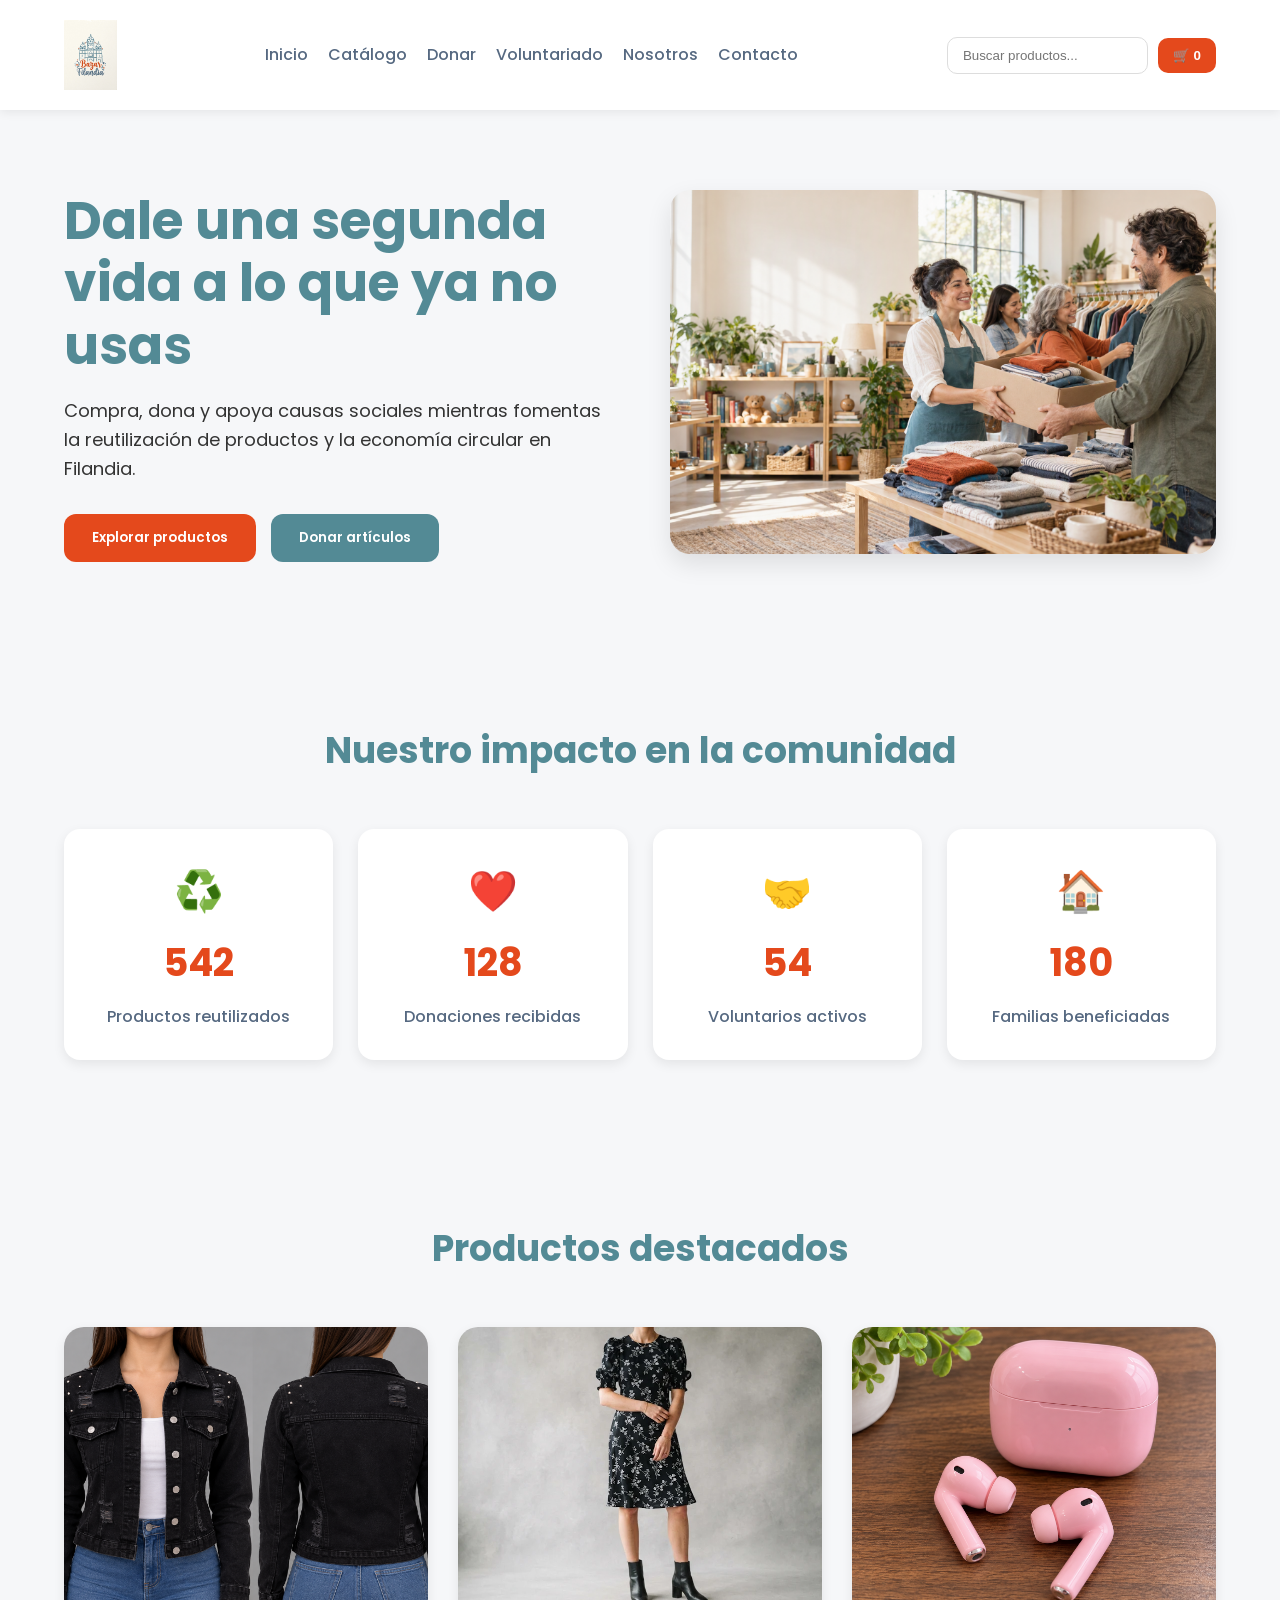
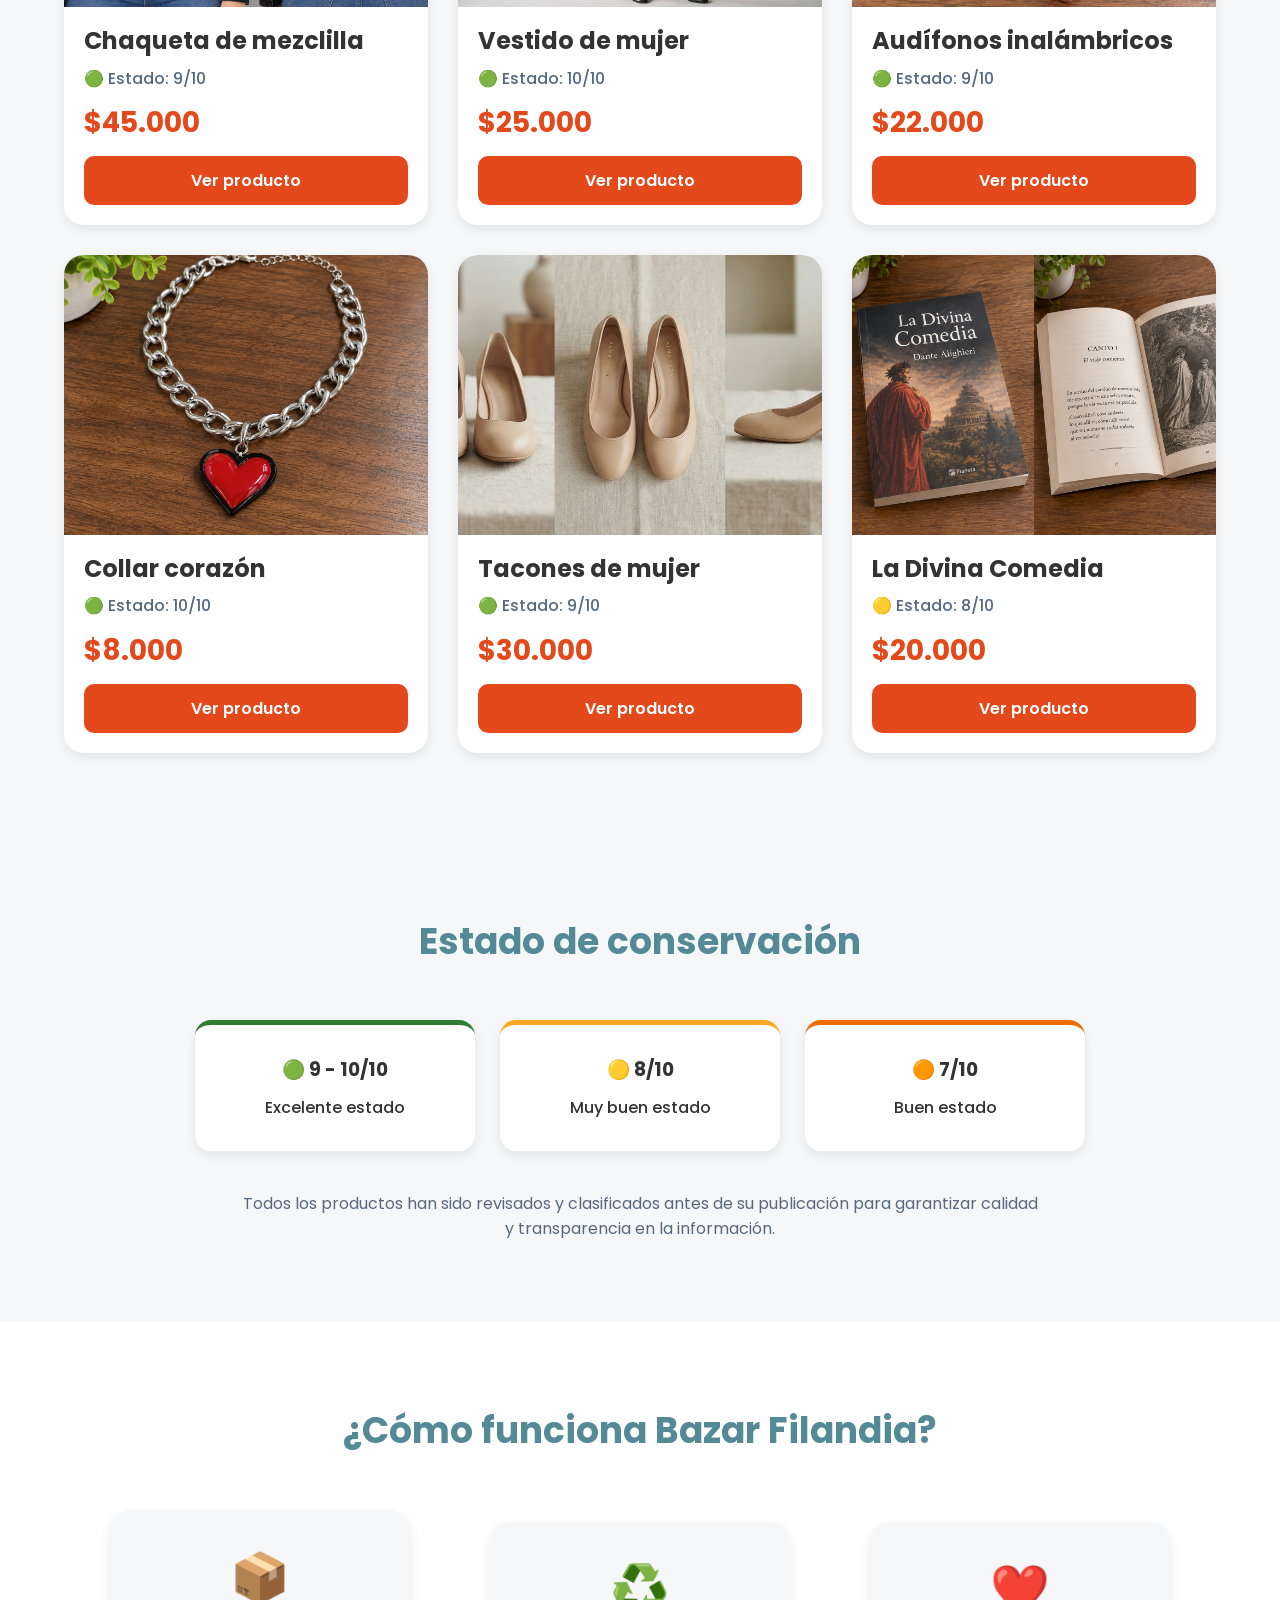
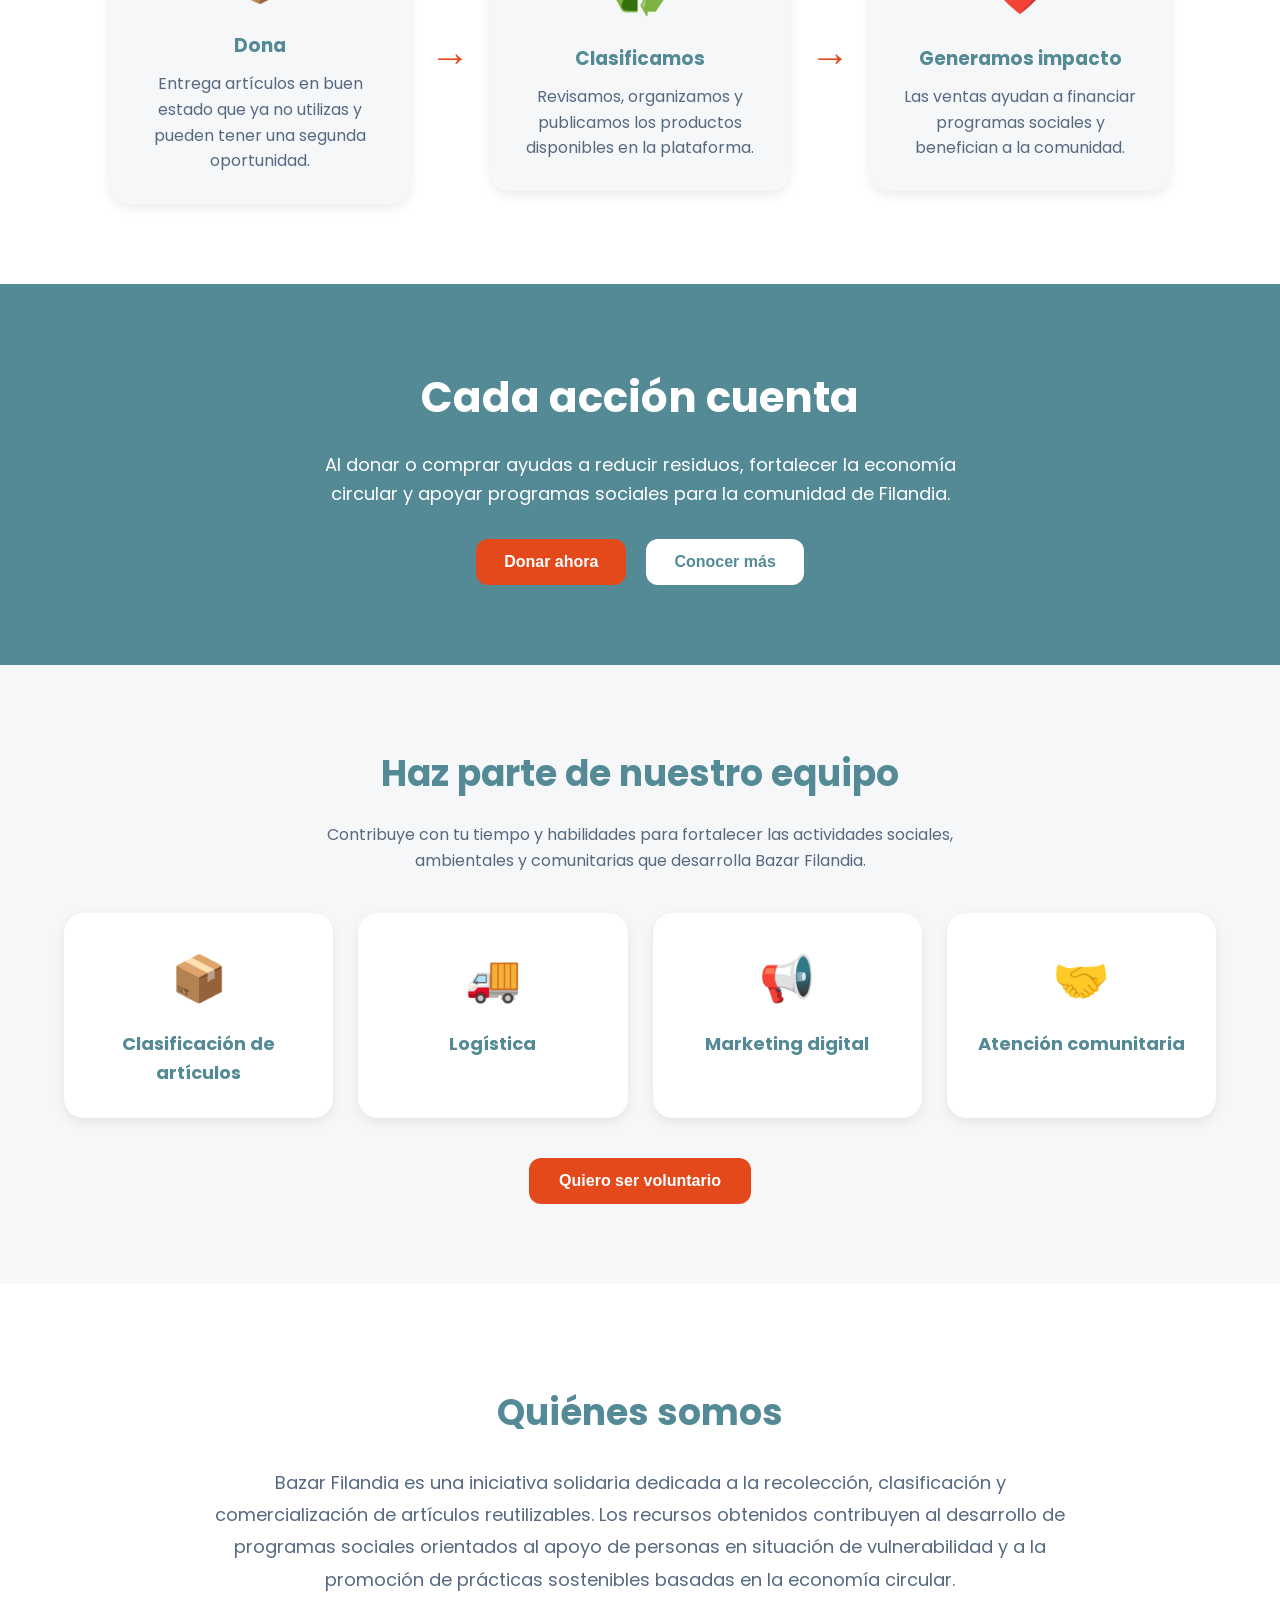
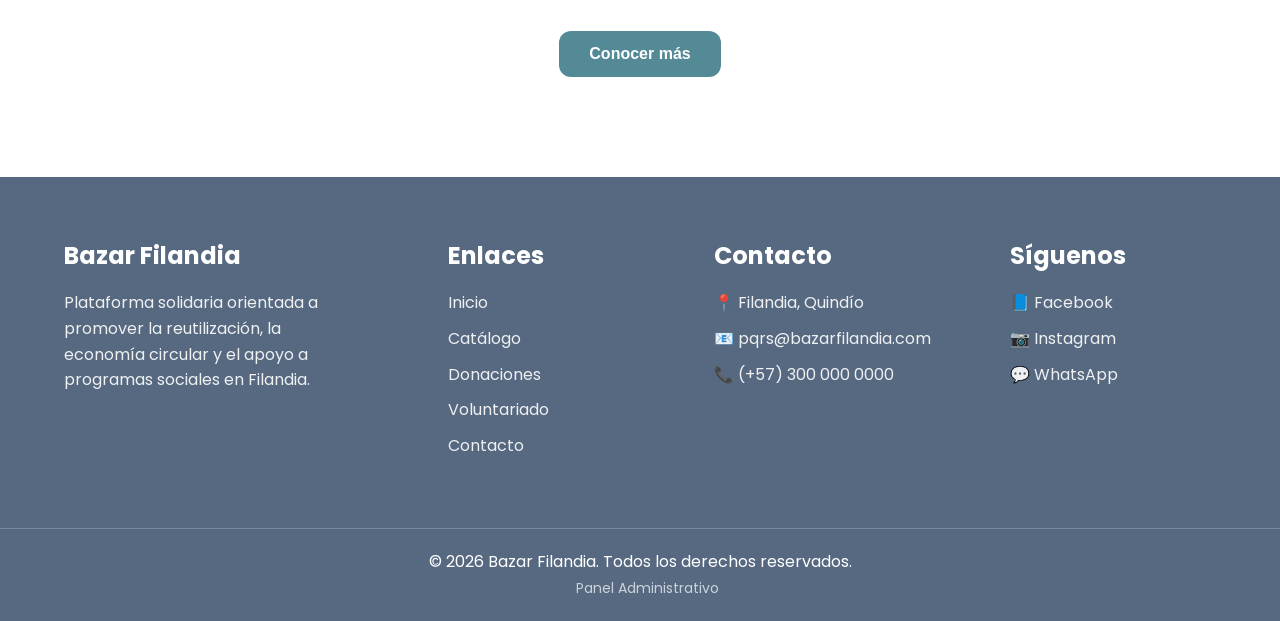
<file: index.html>
<!DOCTYPE html>
<html lang="es">

<head>
    <meta charset="UTF-8">
    <meta name="viewport" content="width=device-width, initial-scale=1.0">
    <title>Bazar Filandia</title>

    <link rel="stylesheet" href="css/styles.css">

    <link rel="preconnect" href="https://fonts.googleapis.com">
    <link rel="preconnect" href="https://fonts.gstatic.com" crossorigin>

    <link href="https://fonts.googleapis.com/css2?family=Poppins:wght@300;400;500;600;700&display=swap" rel="stylesheet">
</head>

<body>

    <header>

        <div class="container navbar">

           <div class="logo">
                <img src="img/logo/logo-transparente.png" alt="Bazar Filandia">
            </div>

<nav>
    <ul>
        <li><a href="index.html">Inicio</a></li>
        <li><a href="catalogo.html">Catálogo</a></li>
        <li><a href="donaciones.html">Donar</a></li>
        <li><a href="voluntariado.html">Voluntariado</a></li>
        <li><a href="nosotros.html">Nosotros</a></li>
        <li><a href="contacto.html">Contacto</a></li>
    </ul>
</nav>

            <div class="actions">
                <input type="text" placeholder="Buscar productos...">
                <button class="cart-btn">🛒 0</button>
            </div>

        </div>

    </header>

    <section class="hero">

    <div class="container hero-content">

        <div class="hero-text">

            <h1>Dale una segunda vida a lo que ya no usas</h1>

            <p>
                Compra, dona y apoya causas sociales mientras fomentas
                la reutilización de productos y la economía circular en Filandia.
            </p>

            <div class="hero-buttons">

                <button class="btn-primary">
                    Explorar productos
                </button>

                <button class="btn-secondary">
                    Donar artículos
                </button>

            </div>

        </div>

        <div class="hero-image">

           <img src="img/hero.png"
                alt="Hero principal">

        </div>

    </div>

</section>

</section>

<section class="impact">

    <div class="container">

        <h2>Nuestro impacto en la comunidad</h2>

        <div class="impact-grid">

            <div class="impact-card">
                <span>♻️</span>
                <h3>542</h3>
                <p>Productos reutilizados</p>
            </div>

            <div class="impact-card">
                <span>❤️</span>
                <h3>128</h3>
                <p>Donaciones recibidas</p>
            </div>

            <div class="impact-card">
                <span>🤝</span>
                <h3>54</h3>
                <p>Voluntarios activos</p>
            </div>

            <div class="impact-card">
                <span>🏠</span>
                <h3>180</h3>
                <p>Familias beneficiadas</p>
            </div>

        </div>

    </div>

</section>

<section class="featured-products">

    <div class="container">

        <h2>Productos destacados</h2>

        <div class="products-grid">

            <div class="product-card">
                <img src="img/productos/chaqueta-negra-mujer.png" alt="Chaqueta de mezclilla">
                <h3>Chaqueta de mezclilla</h3>
                <p class="status">🟢 Estado: 9/10</p>
                <p class="price">$45.000</p>
                <button>Ver producto</button>
            </div>

            <div class="product-card">
                <img src="img/productos/vestido.webp" alt="Vestido de mujer">
                <h3>Vestido de mujer</h3>
                <p class="status">🟢 Estado: 10/10</p>
                <p class="price">$25.000</p>
                <button>Ver producto</button>
            </div>

            <div class="product-card">
                <img src="img/productos/audifonos-inalambricos.png" alt="Audífonos inalámbricos">
                <h3>Audífonos inalámbricos</h3>
                <p class="status">🟢 Estado: 9/10</p>
                <p class="price">$22.000</p>
                <button>Ver producto</button>
            </div>

            <div class="product-card">
                <img src="img/productos/accesorio.png" alt="Collar corazón">
                <h3>Collar corazón</h3>
                <p class="status">🟢 Estado: 10/10</p>
                <p class="price">$8.000</p>
                <button>Ver producto</button>
            </div>

            <div class="product-card">
                <img src="img/productos/zapatos-mujer.webp" alt="Tacones de mujer">
                <h3>Tacones de mujer</h3>
                <p class="status">🟢 Estado: 9/10</p>
                <p class="price">$30.000</p>
                <button>Ver producto</button>
            </div>

            <div class="product-card">
                <img src="img/productos/libro.png" alt="La Divina Comedia">
                <h3>La Divina Comedia</h3>
                <p class="status">🟡 Estado: 8/10</p>
                <p class="price">$20.000</p>
                <button>Ver producto</button>
            </div>

        </div>

    </div>

</section>  

<section class="condition-guide">

    <div class="container">

        <h2>Estado de conservación</h2>

        <div class="condition-cards">

            <div class="condition-card green">
                <h3>🟢 9 - 10/10</h3>
                <p>Excelente estado</p>
            </div>

            <div class="condition-card yellow">
                <h3>🟡 8/10</h3>
                <p>Muy buen estado</p>
            </div>

            <div class="condition-card orange">
                <h3>🟠 7/10</h3>
                <p>Buen estado</p>
            </div>

        </div>

        <p class="condition-note">
            Todos los productos han sido revisados y clasificados antes de su publicación para garantizar calidad y transparencia en la información.
        </p>

    </div>

</section>

<section class="how-it-works">

    <div class="container">

        <h2>¿Cómo funciona Bazar Filandia?</h2>

        <div class="steps">

            <div class="step-card">
                <div class="step-icon">📦</div>
                <h3>Dona</h3>
                <p>
                    Entrega artículos en buen estado que ya no utilizas y pueden tener una segunda oportunidad.
                </p>
            </div>

            <div class="step-arrow">→</div>

            <div class="step-card">
                <div class="step-icon">♻️</div>
                <h3>Clasificamos</h3>
                <p>
                    Revisamos, organizamos y publicamos los productos disponibles en la plataforma.
                </p>
            </div>

            <div class="step-arrow">→</div>

            <div class="step-card">
                <div class="step-icon">❤️</div>
                <h3>Generamos impacto</h3>
                <p>
                    Las ventas ayudan a financiar programas sociales y benefician a la comunidad.
                </p>
            </div>

        </div>

    </div>

</section>

<section class="call-to-action">

    <div class="container">

        <h2>Cada acción cuenta</h2>

        <p>
            Al donar o comprar ayudas a reducir residuos,
            fortalecer la economía circular y apoyar programas
            sociales para la comunidad de Filandia.
        </p>

        <div class="cta-buttons">

            <button class="btn-donate">
                Donar ahora
            </button>

            <button class="btn-more">
                Conocer más
            </button>

        </div>

    </div>

</section>

<section class="volunteer-section">

    <div class="container">

        <h2>Haz parte de nuestro equipo</h2>

        <p class="volunteer-text">
            Contribuye con tu tiempo y habilidades para fortalecer las actividades sociales,
            ambientales y comunitarias que desarrolla Bazar Filandia.
        </p>

        <div class="volunteer-grid">

            <div class="volunteer-card">
                <div class="volunteer-icon">📦</div>
                <h3>Clasificación de artículos</h3>
            </div>

            <div class="volunteer-card">
                <div class="volunteer-icon">🚚</div>
                <h3>Logística</h3>
            </div>

            <div class="volunteer-card">
                <div class="volunteer-icon">📢</div>
                <h3>Marketing digital</h3>
            </div>

            <div class="volunteer-card">
                <div class="volunteer-icon">🤝</div>
                <h3>Atención comunitaria</h3>
            </div>

        </div>

        <button class="volunteer-btn">
            Quiero ser voluntario
        </button>

    </div>

</section>

<section class="about-home">

    <div class="container">

        <h2>Quiénes somos</h2>

        <p>
            Bazar Filandia es una iniciativa solidaria dedicada a la recolección,
            clasificación y comercialización de artículos reutilizables. Los recursos
            obtenidos contribuyen al desarrollo de programas sociales orientados
            al apoyo de personas en situación de vulnerabilidad y a la promoción
            de prácticas sostenibles basadas en la economía circular.
        </p>

        <button class="about-btn">
            Conocer más
        </button>

    </div>

</section>

<footer>

    <div class="container footer-content">

        <div class="footer-column">

            <h3>Bazar Filandia</h3>

            <p>
                Plataforma solidaria orientada a 
                promover la reutilización, la economía 
                circular y el apoyo a programas sociales 
                en Filandia.
            </p>

        </div>

        <div class="footer-column">

            <h3>Enlaces</h3>

            <ul>
                <li>Inicio</li>
                <li>Catálogo</li>
                <li>Donaciones</li>
                <li>Voluntariado</li>
                <li>Contacto</li>
            </ul>

        </div>

        <div class="footer-column">

            <h3>Contacto</h3>

            <p>📍 Filandia, Quindío</p>
            <p>📧 pqrs@bazarfilandia.com</p>
            <p>📞 (+57) 300 000 0000</p>

        </div>

        <div class="footer-column">

            <h3>Síguenos</h3>

            <p>📘 Facebook</p>
            <p>📷 Instagram</p>
            <p>💬 WhatsApp</p>

        </div>

    </div>

    <div class="footer-bottom">

        <p>
            © 2026 Bazar Filandia. Todos los derechos reservados.
        </p>

        <a href="admin.html" class="admin-link">
            Panel Administrativo
        </a>

    </div>

</footer>

</body>

</html>
</file>
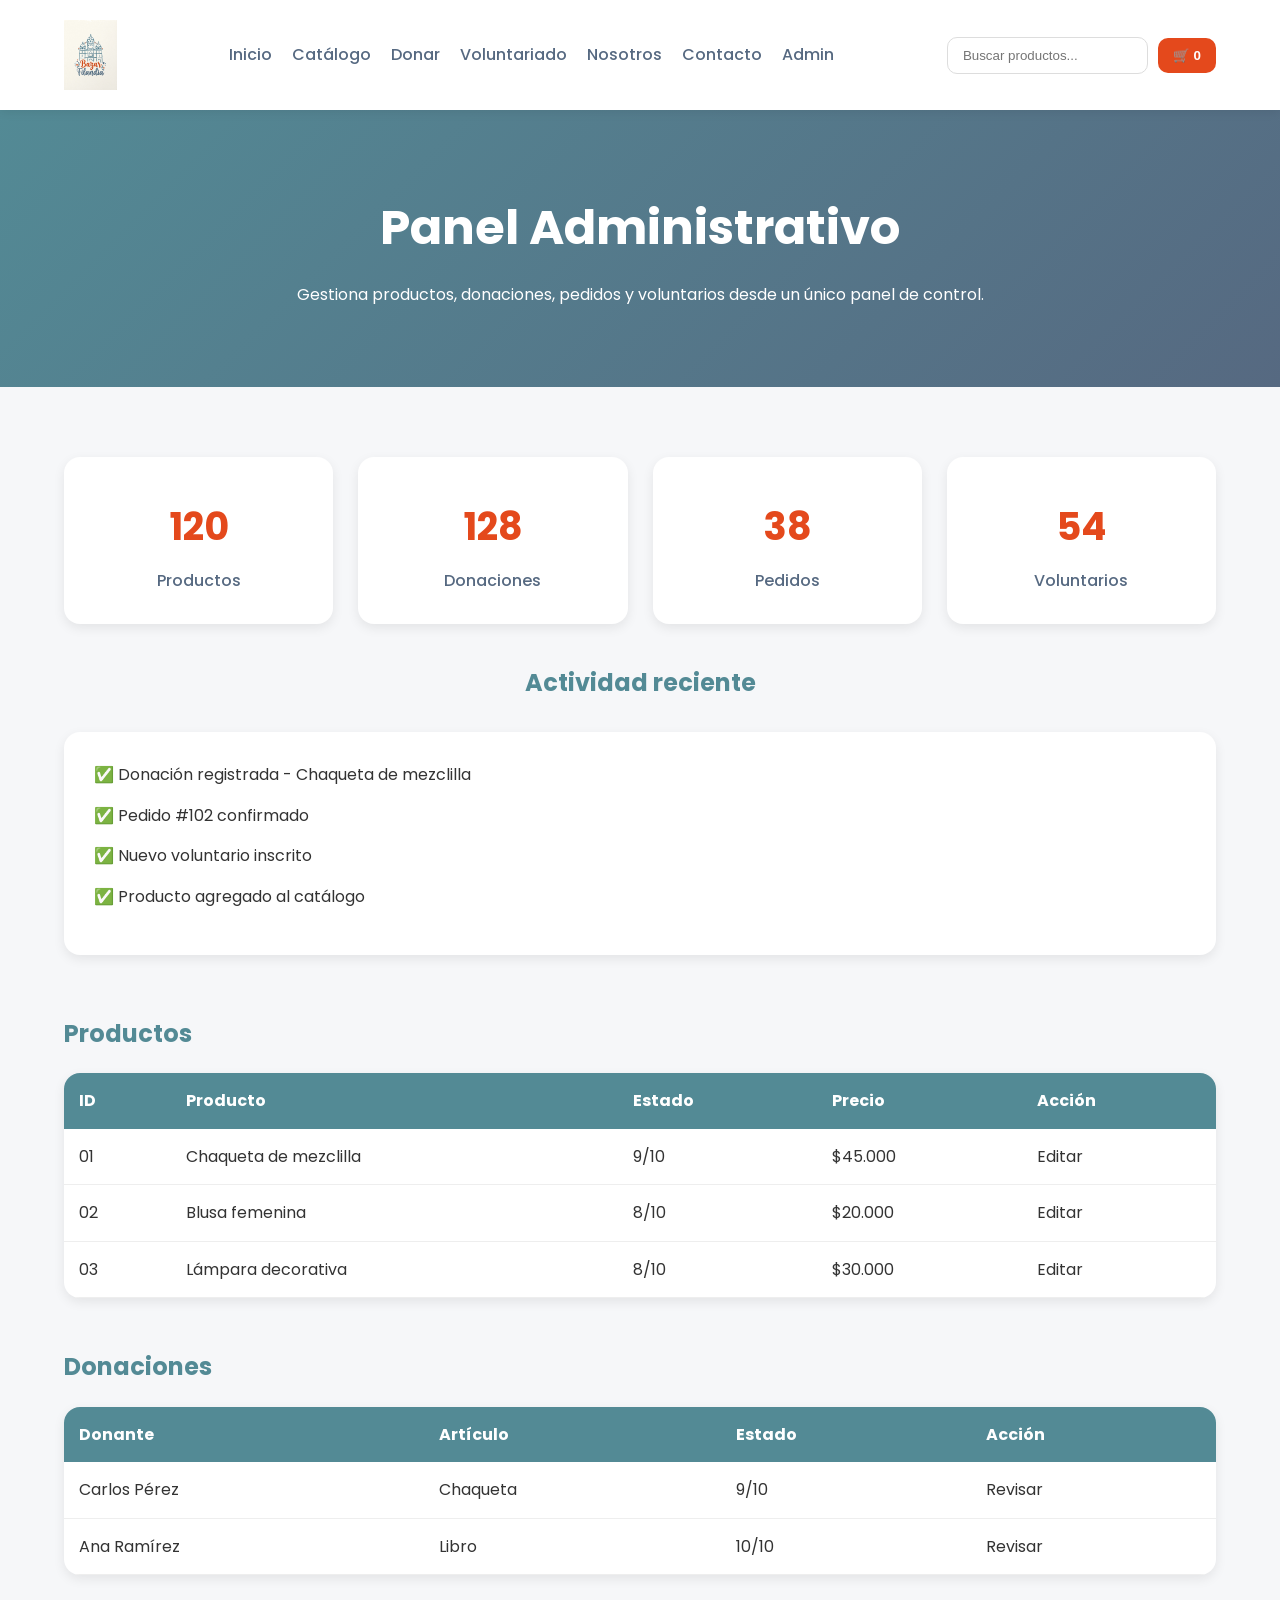
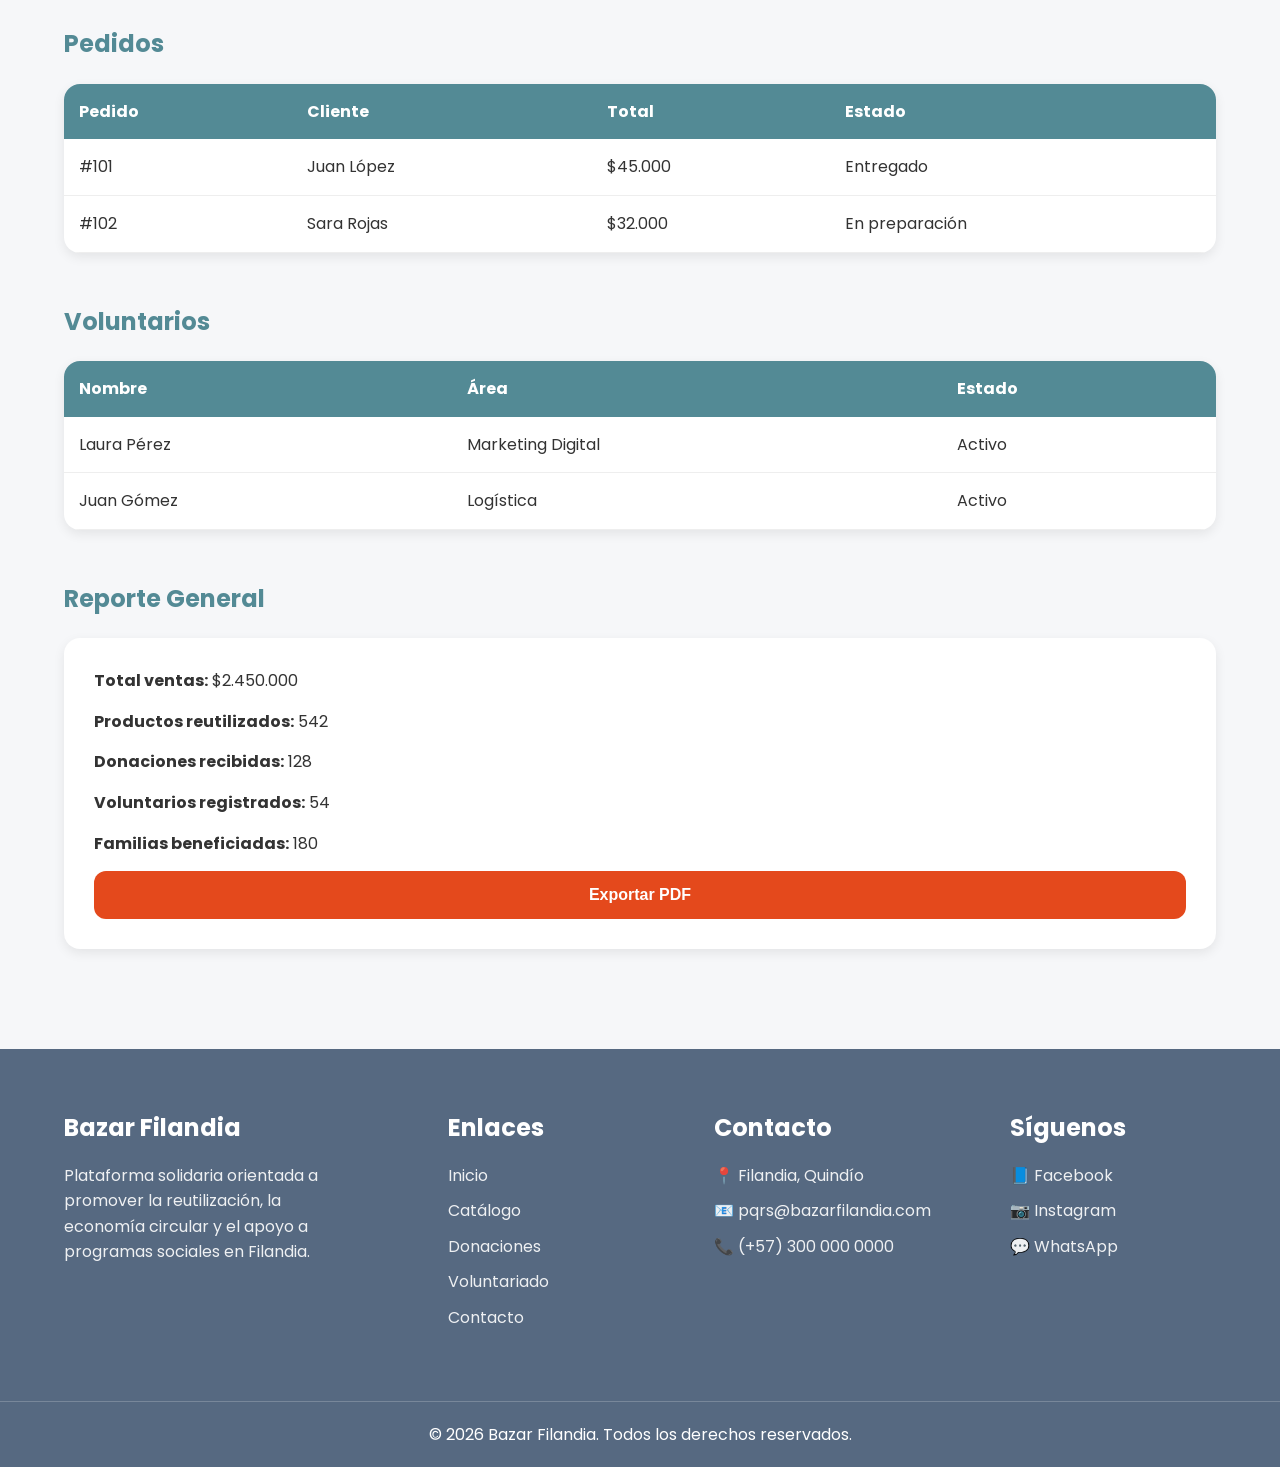
<file: admin.html>
<!DOCTYPE html>
<html lang="es">

<head>
    <meta charset="UTF-8">
    <meta name="viewport" content="width=device-width, initial-scale=1.0">
    <title>Panel Administrativo | Bazar Filandia</title>

    <link rel="stylesheet" href="css/styles.css">

    <link rel="preconnect" href="https://fonts.googleapis.com">
    <link rel="preconnect" href="https://fonts.gstatic.com" crossorigin>

    <link href="https://fonts.googleapis.com/css2?family=Poppins:wght@300;400;500;600;700&display=swap" rel="stylesheet">
</head>

<body>

    <header>

        <div class="container navbar">

           <div class="logo">
                <img src="img/logo/logo-transparente.png" alt="Bazar Filandia">
            </div>

<nav>
    <ul>
        <li><a href="index.html">Inicio</a></li>
        <li><a href="catalogo.html">Catálogo</a></li>
        <li><a href="donaciones.html">Donar</a></li>
        <li><a href="voluntariado.html">Voluntariado</a></li>
        <li><a href="nosotros.html">Nosotros</a></li>
        <li><a href="contacto.html">Contacto</a></li>
        <li><a href="admin.html">Admin</a></li>
    </ul>
</nav>

            <div class="actions">
                <input type="text" placeholder="Buscar productos...">
                <button class="cart-btn">🛒 0</button>
            </div>

        </div>

    </header>

    <section class="admin-header">

    <div class="container">

        <h1>Panel Administrativo</h1>

        <p>
            Gestiona productos, donaciones, pedidos y voluntarios
            desde un único panel de control.
        </p>

    </div>

</section>

<section class="admin-stats">

    <div class="container">

        <div class="impact-grid">

            <div class="impact-card">
                <h3>120</h3>
                <p>Productos</p>
            </div>

            <div class="impact-card">
                <h3>128</h3>
                <p>Donaciones</p>
            </div>

            <div class="impact-card">
                <h3>38</h3>
                <p>Pedidos</p>
            </div>

            <div class="impact-card">
                <h3>54</h3>
                <p>Voluntarios</p>
            </div>

        </div>

    </div>

</section>

<section class="recent-activity">

    <div class="container">

        <h2>Actividad reciente</h2>

        <div class="activity-card">

            <p>✅ Donación registrada - Chaqueta de mezclilla</p>

            <p>✅ Pedido #102 confirmado</p>

            <p>✅ Nuevo voluntario inscrito</p>

            <p>✅ Producto agregado al catálogo</p>

        </div>

    </div>

</section>

<section class="admin-table-section">

    <div class="container">

        <h2>Productos</h2>

        <table class="admin-table">

            <thead>
                <tr>
                    <th>ID</th>
                    <th>Producto</th>
                    <th>Estado</th>
                    <th>Precio</th>
                    <th>Acción</th>
                </tr>
            </thead>

            <tbody>

                <tr>
                    <td>01</td>
                    <td>Chaqueta de mezclilla</td>
                    <td>9/10</td>
                    <td>$45.000</td>
                    <td>Editar</td>
                </tr>

                <tr>
                    <td>02</td>
                    <td>Blusa femenina</td>
                    <td>8/10</td>
                    <td>$20.000</td>
                    <td>Editar</td>
                </tr>

                <tr>
                    <td>03</td>
                    <td>Lámpara decorativa</td>
                    <td>8/10</td>
                    <td>$30.000</td>
                    <td>Editar</td>
                </tr>

            </tbody>

        </table>

    </div>

</section>

<section class="admin-table-section">

    <div class="container">

        <h2>Donaciones</h2>

        <table class="admin-table">

            <thead>
                <tr>
                    <th>Donante</th>
                    <th>Artículo</th>
                    <th>Estado</th>
                    <th>Acción</th>
                </tr>
            </thead>

            <tbody>

                <tr>
                    <td>Carlos Pérez</td>
                    <td>Chaqueta</td>
                    <td>9/10</td>
                    <td>Revisar</td>
                </tr>

                <tr>
                    <td>Ana Ramírez</td>
                    <td>Libro</td>
                    <td>10/10</td>
                    <td>Revisar</td>
                </tr>

            </tbody>

        </table>

    </div>

</section>

<section class="admin-table-section">

    <div class="container">

        <h2>Pedidos</h2>

        <table class="admin-table">

            <thead>
                <tr>
                    <th>Pedido</th>
                    <th>Cliente</th>
                    <th>Total</th>
                    <th>Estado</th>
                </tr>
            </thead>

            <tbody>

                <tr>
                    <td>#101</td>
                    <td>Juan López</td>
                    <td>$45.000</td>
                    <td>Entregado</td>
                </tr>

                <tr>
                    <td>#102</td>
                    <td>Sara Rojas</td>
                    <td>$32.000</td>
                    <td>En preparación</td>
                </tr>

            </tbody>

        </table>

    </div>

</section>

<section class="admin-table-section">

    <div class="container">

        <h2>Voluntarios</h2>

        <table class="admin-table">

            <thead>
                <tr>
                    <th>Nombre</th>
                    <th>Área</th>
                    <th>Estado</th>
                </tr>
            </thead>

            <tbody>

                <tr>
                    <td>Laura Pérez</td>
                    <td>Marketing Digital</td>
                    <td>Activo</td>
                </tr>

                <tr>
                    <td>Juan Gómez</td>
                    <td>Logística</td>
                    <td>Activo</td>
                </tr>

            </tbody>

        </table>

    </div>

</section>

<section class="admin-report">

    <div class="container">

        <h2>Reporte General</h2>

        <div class="report-card">

            <p><strong>Total ventas:</strong> $2.450.000</p>

            <p><strong>Productos reutilizados:</strong> 542</p>

            <p><strong>Donaciones recibidas:</strong> 128</p>

            <p><strong>Voluntarios registrados:</strong> 54</p>

            <p><strong>Familias beneficiadas:</strong> 180</p>

            <button class="checkout-btn">
                Exportar PDF
            </button>

        </div>

    </div>

</section>

    <footer>

    <div class="container footer-content">

        <div class="footer-column">

            <h3>Bazar Filandia</h3>

            <p>
                Plataforma solidaria orientada a 
                promover la reutilización, la economía 
                circular y el apoyo a programas sociales 
                en Filandia.
            </p>

        </div>

        <div class="footer-column">

            <h3>Enlaces</h3>

            <ul>
                <li>Inicio</li>
                <li>Catálogo</li>
                <li>Donaciones</li>
                <li>Voluntariado</li>
                <li>Contacto</li>
            </ul>

        </div>

        <div class="footer-column">

            <h3>Contacto</h3>

            <p>📍 Filandia, Quindío</p>
            <p>📧 pqrs@bazarfilandia.com</p>
            <p>📞 (+57) 300 000 0000</p>

        </div>

        <div class="footer-column">

            <h3>Síguenos</h3>

            <p>📘 Facebook</p>
            <p>📷 Instagram</p>
            <p>💬 WhatsApp</p>

        </div>

    </div>

    <div class="footer-bottom">

        <p>
            © 2026 Bazar Filandia. Todos los derechos reservados.
        </p>

    </div>

</footer>

</body>
</file>
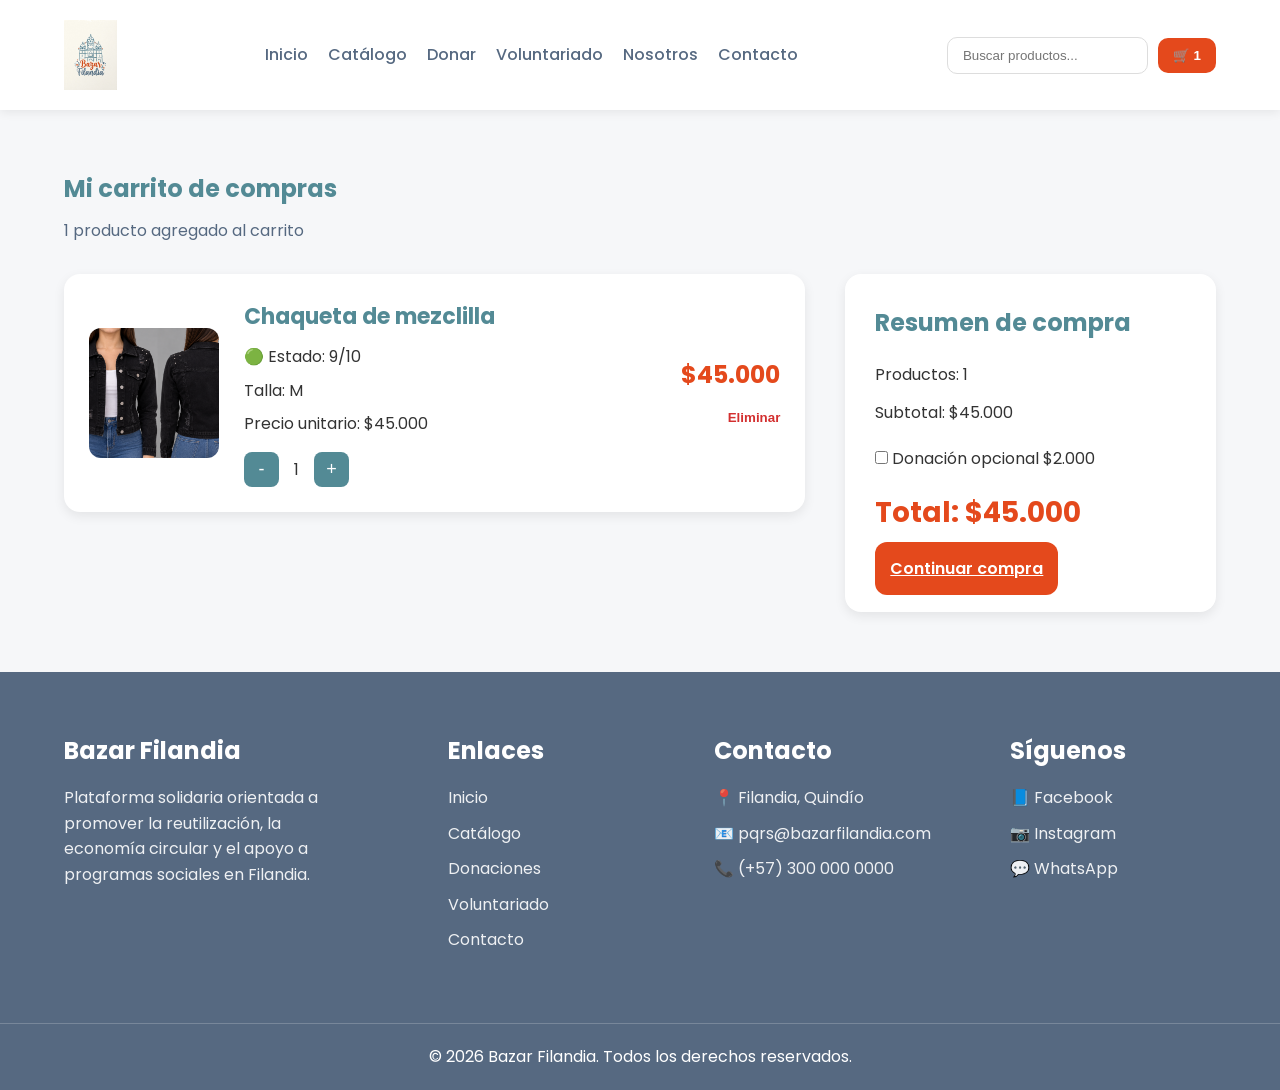
<file: carrito.html>
<!DOCTYPE html>
<html lang="es">

<head>
    <meta charset="UTF-8">
    <meta name="viewport" content="width=device-width, initial-scale=1.0">
    <title>Carrito | Bazar Filandia</title>

    <link rel="stylesheet" href="css/styles.css">

    <link rel="preconnect" href="https://fonts.googleapis.com">
    <link rel="preconnect" href="https://fonts.gstatic.com" crossorigin>

    <link href="https://fonts.googleapis.com/css2?family=Poppins:wght@300;400;500;600;700&display=swap" rel="stylesheet">
</head>

<body>

    <header>

        <div class="container navbar">

           <div class="logo">
                <img src="img/logo/logo-transparente.png" alt="Bazar Filandia">
            </div>

<nav>
    <ul>
        <li><a href="index.html">Inicio</a></li>
        <li><a href="catalogo.html">Catálogo</a></li>
        <li><a href="donaciones.html">Donar</a></li>
        <li><a href="voluntariado.html">Voluntariado</a></li>
        <li><a href="nosotros.html">Nosotros</a></li>
        <li><a href="contacto.html">Contacto</a></li>
    </ul>
</nav>

            <div class="actions">
                <input type="text" placeholder="Buscar productos...">
                <button class="cart-btn">🛒 1</button>
            </div>

        </div>

    </header>

 <section class="cart-section">

    <div class="container">

        <h1>Mi carrito de compras</h1>

        <p class="cart-subtitle">
            1 producto agregado al carrito
        </p>

        <div class="cart-layout">

            <div class="cart-products">

                <div class="cart-item">

                    <img src="img/productos/chaqueta-negra-mujer.png"
                        alt="Chaqueta de mezclilla">

                    <div class="cart-item-info">

                        <h3>Chaqueta de mezclilla</h3>

                        <p>🟢 Estado: 9/10</p>

                        <p>Talla: M</p>

                        <p>Precio unitario: $45.000</p>

                        <div class="quantity-controls">

                            <button>-</button>

                            <span>1</span>

                            <button>+</button>

                        </div>

                    </div>

                    <div class="cart-item-total">

                        <p>$45.000</p>

                        <button class="remove-btn">
                            Eliminar
                        </button>

                    </div>

                </div>

            </div>

            <div class="cart-summary">

                <h2>Resumen de compra</h2>

                <p>Productos: 1</p>

                <p>Subtotal: $45.000</p>

                <label class="donation-option">

                    <input type="checkbox">

                    Donación opcional $2.000

                </label>

                <h3>Total: $45.000</h3>

                <a href="pago.html" class="checkout-btn">
                    Continuar compra
                </a>

            </div>

        </div>

    </div>

</section>

<footer>

    <div class="container footer-content">

        <div class="footer-column">

            <h3>Bazar Filandia</h3>

            <p>
                Plataforma solidaria orientada a 
                promover la reutilización, la economía 
                circular y el apoyo a programas sociales 
                en Filandia.
            </p>

        </div>

        <div class="footer-column">

            <h3>Enlaces</h3>

            <ul>
                <li>Inicio</li>
                <li>Catálogo</li>
                <li>Donaciones</li>
                <li>Voluntariado</li>
                <li>Contacto</li>
            </ul>

        </div>

        <div class="footer-column">

            <h3>Contacto</h3>

            <p>📍 Filandia, Quindío</p>
            <p>📧 pqrs@bazarfilandia.com</p>
            <p>📞 (+57) 300 000 0000</p>

        </div>

        <div class="footer-column">

            <h3>Síguenos</h3>

            <p>📘 Facebook</p>
            <p>📷 Instagram</p>
            <p>💬 WhatsApp</p>

        </div>

    </div>

    <div class="footer-bottom">

        <p>
            © 2026 Bazar Filandia. Todos los derechos reservados.
        </p>

    </div>

</footer>

</body>
</file>
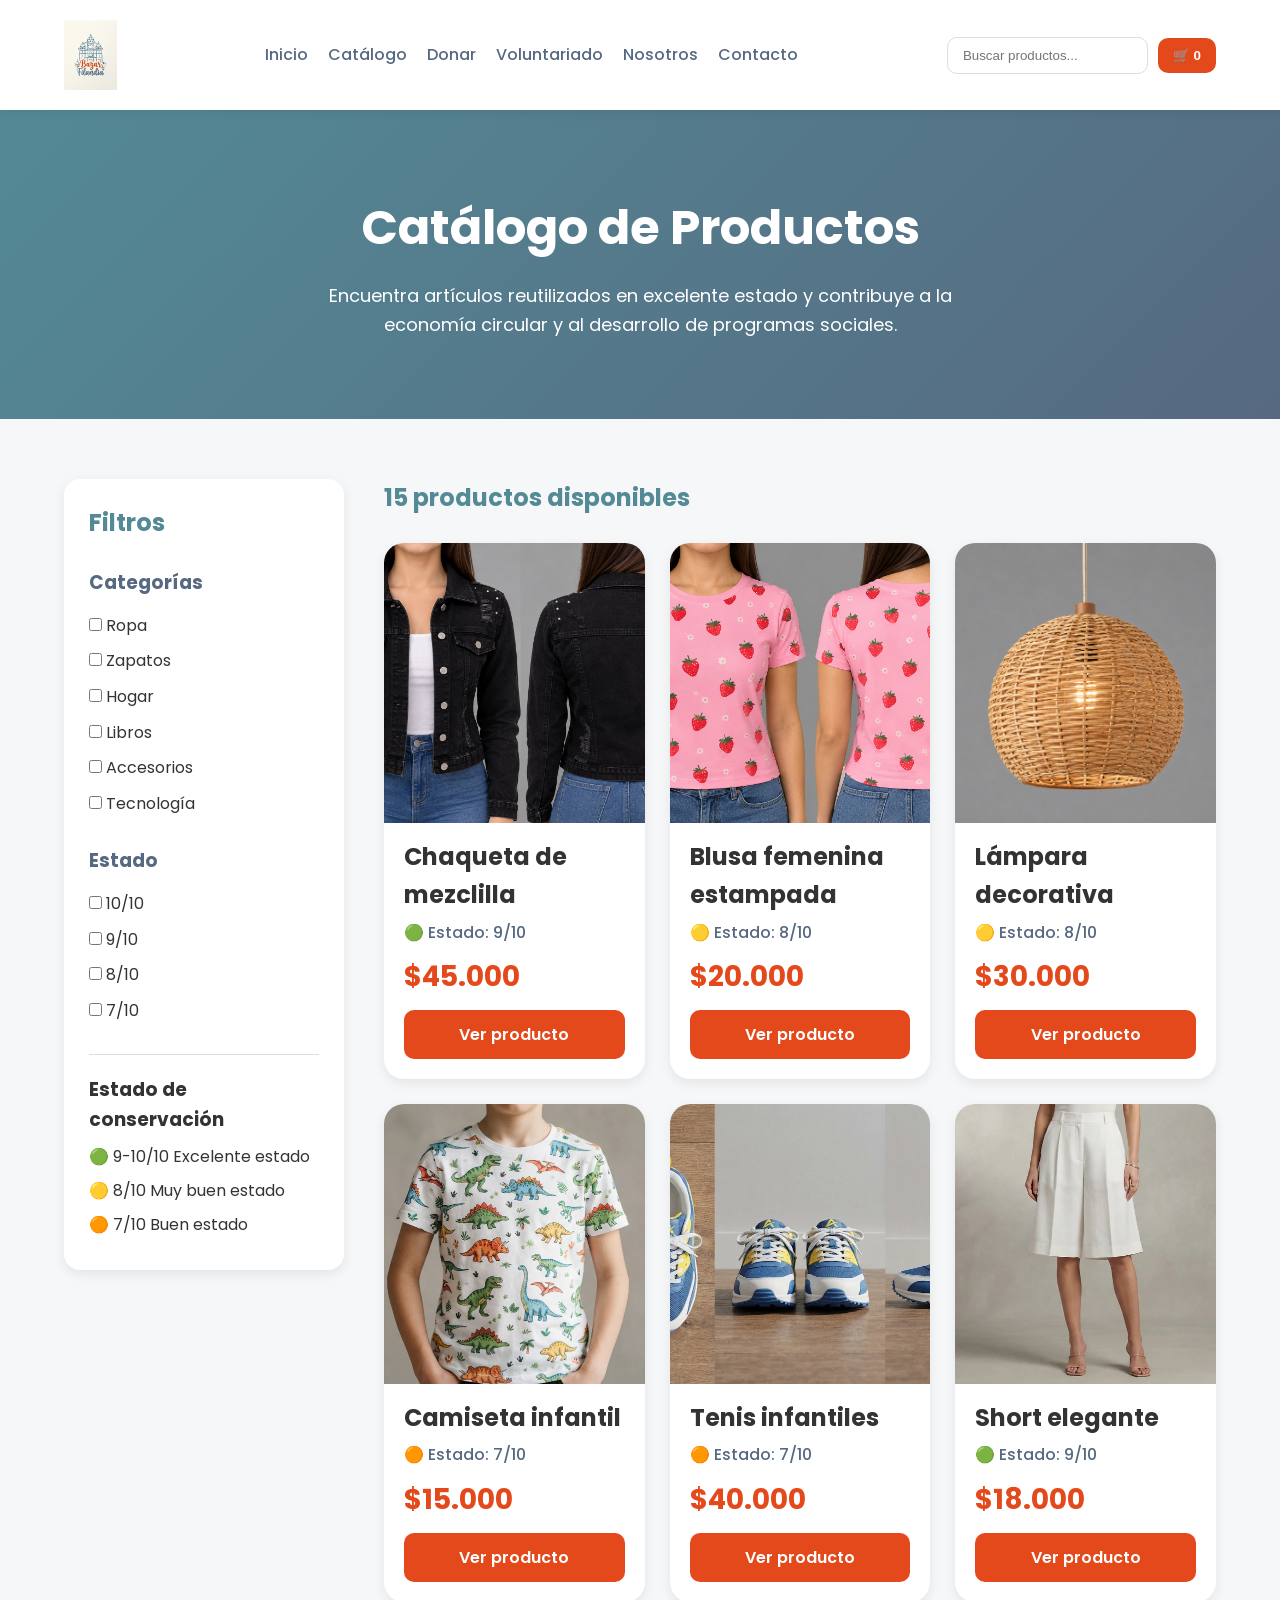
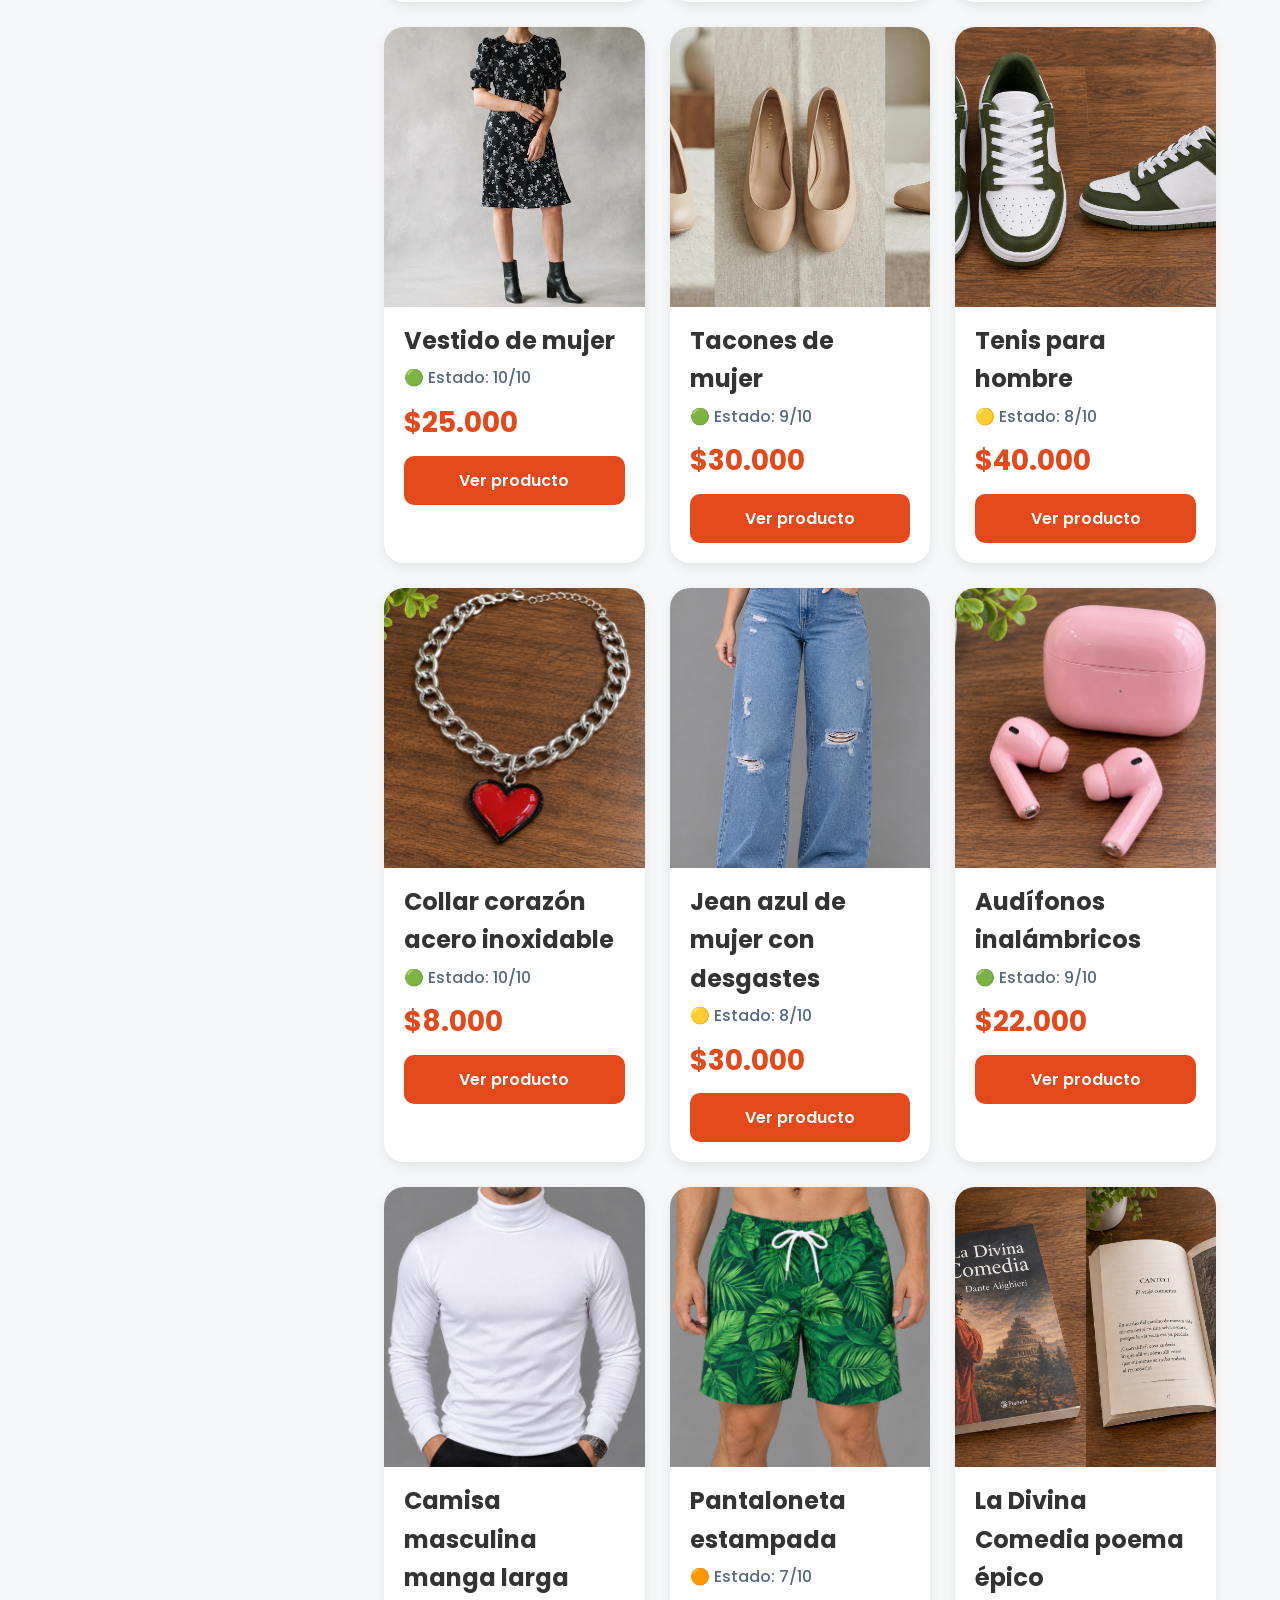
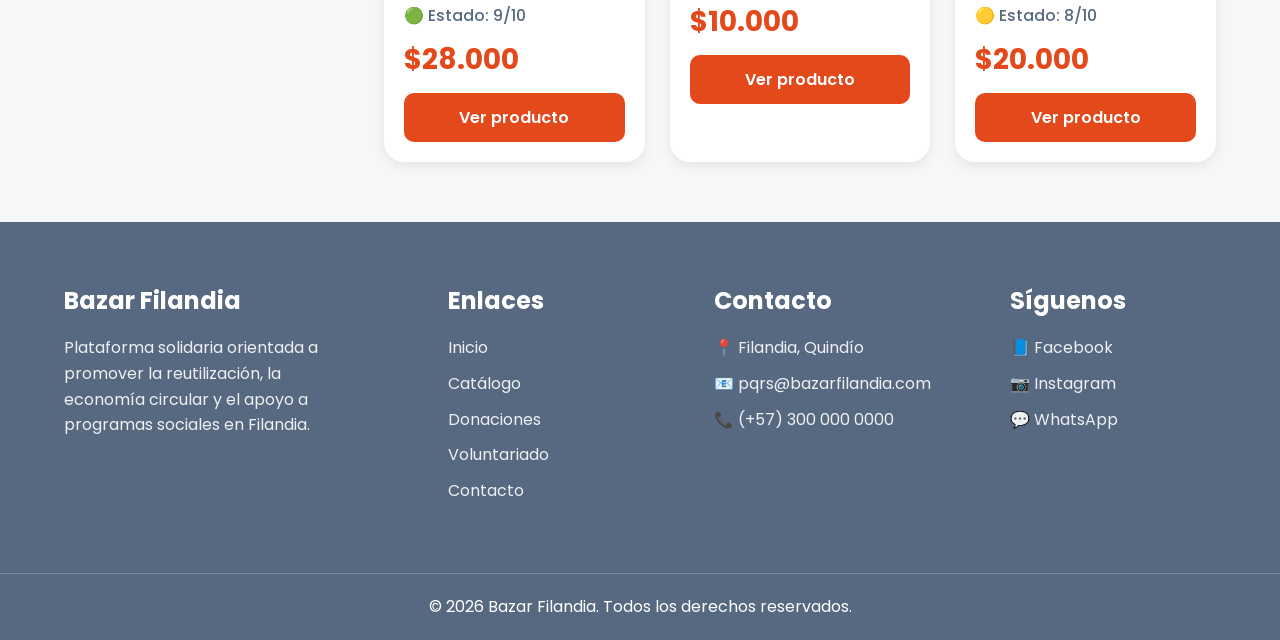
<file: catalogo.html>
<!DOCTYPE html>
<html lang="es">

<head>
    <meta charset="UTF-8">
    <meta name="viewport" content="width=device-width, initial-scale=1.0">
    <title>Catálogo | Bazar Filandia</title>

    <link rel="stylesheet" href="css/styles.css">

    <link rel="preconnect" href="https://fonts.googleapis.com">
    <link rel="preconnect" href="https://fonts.gstatic.com" crossorigin>

    <link href="https://fonts.googleapis.com/css2?family=Poppins:wght@300;400;500;600;700&display=swap" rel="stylesheet">
</head>

<body>

    <header>

        <div class="container navbar">

           <div class="logo">
                <img src="img/logo/logo-transparente.png" alt="Bazar Filandia">
            </div>

<nav>
    <ul>
        <li><a href="index.html">Inicio</a></li>
        <li><a href="catalogo.html">Catálogo</a></li>
        <li><a href="donaciones.html">Donar</a></li>
        <li><a href="voluntariado.html">Voluntariado</a></li>
        <li><a href="nosotros.html">Nosotros</a></li>
        <li><a href="contacto.html">Contacto</a></li>
    </ul>
</nav>

            <div class="actions">
                <input type="text" placeholder="Buscar productos...">
                <button class="cart-btn">🛒 0</button>
            </div>

        </div>

    </header>

    <section class="catalog-banner">

    <div class="container">

        <h1>Catálogo de Productos</h1>

        <p>
            Encuentra artículos reutilizados en excelente estado y contribuye
            a la economía circular y al desarrollo de programas sociales.
        </p>

    </div>

</section>

<section class="catalog-section">

    <div class="container catalog-layout">

        <aside class="filters">

            <h2>Filtros</h2>

            <div class="filter-group">

                <h3>Categorías</h3>

                <label><input type="checkbox"> Ropa</label>
                <label><input type="checkbox"> Zapatos</label>
                <label><input type="checkbox"> Hogar</label>
                <label><input type="checkbox"> Libros</label>
                <label><input type="checkbox"> Accesorios</label>
                <label><input type="checkbox"> Tecnología</label>

            </div>

            <div class="filter-group">

                <h3>Estado</h3>

                <label><input type="checkbox"> 10/10</label>
                <label><input type="checkbox"> 9/10</label>
                <label><input type="checkbox"> 8/10</label>
                <label><input type="checkbox"> 7/10</label>

            </div>

            <div class="condition-legend">

                <h3>Estado de conservación</h3>

                <p>🟢 9-10/10 Excelente estado</p>
                <p>🟡 8/10 Muy buen estado</p>
                <p>🟠 7/10 Buen estado</p>

            </div>

        </aside>

        <main class="catalog-products">

            <h2>15 productos disponibles</h2>

            <div class="catalog-grid">

    <div class="product-card">
        <img src="img/productos/chaqueta-negra-mujer.png" alt="">
        <h3>Chaqueta de mezclilla</h3>
        <p class="status">🟢 Estado: 9/10</p>
        <p class="price">$45.000</p>
        <a href="producto.html">
        <button>Ver producto</button>
</a>
</a>
    </div>

    <div class="product-card">
        <img src="img/productos/camiseta-mujer.png" alt="">
        <h3>Blusa femenina estampada</h3>
        <p class="status">🟡 Estado: 8/10</p>
        <p class="price">$20.000</p>
        <a href="producto.html">
        <button>Ver producto</button>
</a>
    </div>

    <div class="product-card">
        <img src="img/productos/lampara.png" alt="">
        <h3>Lámpara decorativa</h3>
        <p class="status">🟡 Estado: 8/10</p>
        <p class="price">$30.000</p>
        <a href="producto.html">
        <button>Ver producto</button>
</a>
    </div>

    <div class="product-card">
        <img src="img/productos/camiseta-nino.webp" alt="">
        <h3>Camiseta infantil</h3>
        <p class="status">🟠 Estado: 7/10</p>
        <p class="price">$15.000</p>
        <a href="producto.html">
        <button>Ver producto</button>
</a>
    </div>

    <div class="product-card">
        <img src="img/productos/tenis-nino.webp" alt="">
        <h3>Tenis infantiles</h3>
        <p class="status">🟠 Estado: 7/10</p>
        <p class="price">$40.000</p>
        <a href="producto.html">
        <button>Ver producto</button>
</a>
    </div>

    <div class="product-card">
        <img src="img/productos/short-mujer.webp" alt="">
        <h3>Short elegante</h3>
        <p class="status">🟢 Estado: 9/10</p>
        <p class="price">$18.000</p>
        <a href="producto.html">
        <button>Ver producto</button>
</a>
    </div>

    <div class="product-card">
        <img src="img/productos/vestido.webp" alt="">
        <h3>Vestido de mujer</h3>
        <p class="status">🟢 Estado: 10/10</p>
        <p class="price">$25.000</p>
        <a href="producto.html">
        <button>Ver producto</button>
</a>
    </div>

    <div class="product-card">
        <img src="img/productos/zapatos-mujer.webp" alt="">
        <h3>Tacones de mujer</h3>
        <p class="status">🟢 Estado: 9/10</p>
        <p class="price">$30.000</p>
        <a href="producto.html">
        <button>Ver producto</button>
</a>
    </div>

    <div class="product-card">
        <img src="img/productos/tenis-hombre.png" alt="">
        <h3>Tenis para hombre</h3>
        <p class="status">🟡 Estado: 8/10</p>
        <p class="price">$40.000</p>
        <a href="producto.html">
        <button>Ver producto</button>
</a>
    </div>

    <div class="product-card">
        <img src="img/productos/accesorio.png" alt="">
        <h3>Collar corazón acero inoxidable</h3>
        <p class="status">🟢 Estado: 10/10</p>
        <p class="price">$8.000</p>
        <a href="producto.html">
        <button>Ver producto</button>
</a>
    </div>

    <div class="product-card">
        <img src="img/productos/jean-mujer.png" alt="">
        <h3>Jean azul de mujer con desgastes</h3>
        <p class="status">🟡 Estado: 8/10</p>
        <p class="price">$30.000</p>
        <a href="producto.html">
        <button>Ver producto</button>
</a>
    </div>

    <div class="product-card">
        <img src="img/productos/audifonos-inalambricos.png" alt="">
        <h3>Audífonos inalámbricos</h3>
        <p class="status">🟢 Estado: 9/10</p>
        <p class="price">$22.000</p>
        <a href="producto.html">
        <button>Ver producto</button>
</a>
    </div>

    <div class="product-card">
        <img src="img/productos/camisa-hombre.png" alt="">
        <h3>Camisa masculina manga larga</h3>
        <p class="status">🟢 Estado: 9/10</p>
        <p class="price">$28.000</p>
        <a href="producto.html">
        <button>Ver producto</button>
</a>
    </div>

    <div class="product-card">
        <img src="img/productos/pantaloneta.png" alt="">
        <h3>Pantaloneta estampada</h3>
        <p class="status">🟠 Estado: 7/10</p>
        <p class="price">$10.000</p>
        <a href="producto.html">
        <button>Ver producto</button>
</a>
    </div>

    <div class="product-card">
        <img src="img/productos/libro.png" alt="">
        <h3>La Divina Comedia poema épico</h3>
        <p class="status">🟡 Estado: 8/10</p>
        <p class="price">$20.000</p>
        <a href="producto.html">
        <button>Ver producto</button>
</a>
    </div>

        </main>

    </div>

</section>

<footer>

    <div class="container footer-content">

        <div class="footer-column">

            <h3>Bazar Filandia</h3>

            <p>
                Plataforma solidaria orientada a 
                promover la reutilización, la economía 
                circular y el apoyo a programas sociales 
                en Filandia.
            </p>

        </div>

        <div class="footer-column">

            <h3>Enlaces</h3>

            <ul>
                <li>Inicio</li>
                <li>Catálogo</li>
                <li>Donaciones</li>
                <li>Voluntariado</li>
                <li>Contacto</li>
            </ul>

        </div>

        <div class="footer-column">

            <h3>Contacto</h3>

            <p>📍 Filandia, Quindío</p>
            <p>📧 pqrs@bazarfilandia.com</p>
            <p>📞 (+57) 300 000 0000</p>

        </div>

        <div class="footer-column">

            <h3>Síguenos</h3>

            <p>📘 Facebook</p>
            <p>📷 Instagram</p>
            <p>💬 WhatsApp</p>

        </div>

    </div>

    <div class="footer-bottom">

        <p>
            © 2026 Bazar Filandia. Todos los derechos reservados.
        </p>

    </div>

</footer>

</body>

</html>
</file>
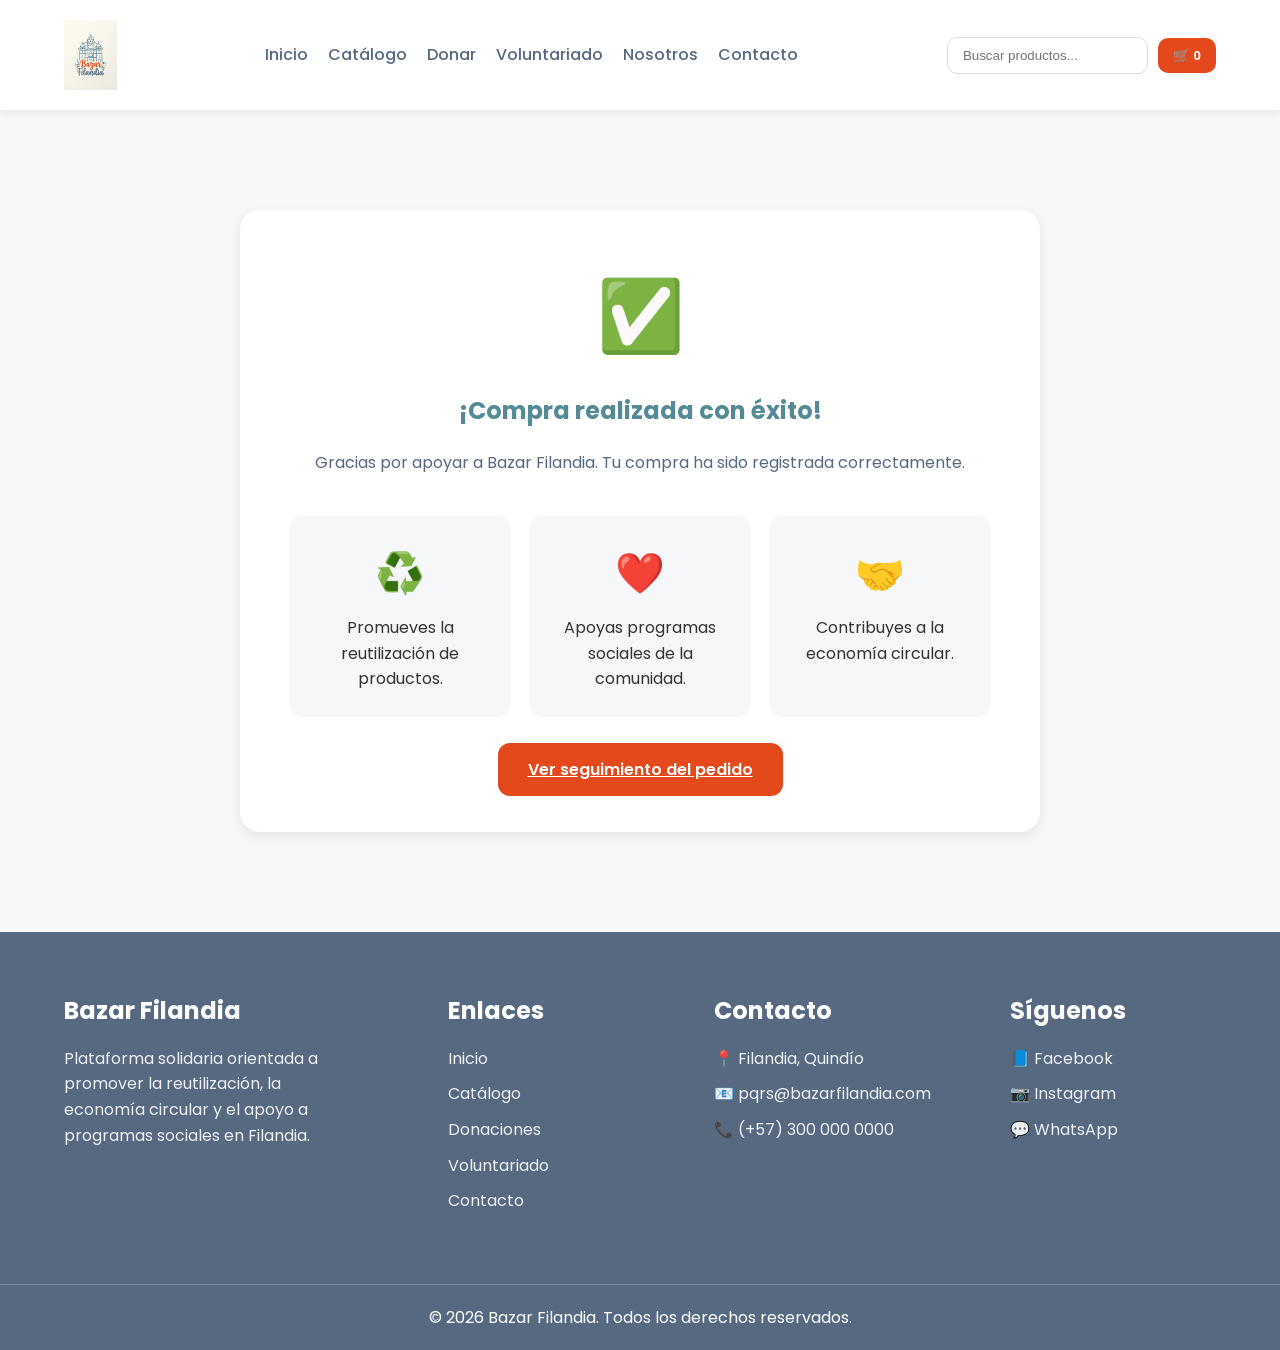
<file: compra-exitosa.html>
<!DOCTYPE html>
<html lang="es">

<head>
    <meta charset="UTF-8">
    <meta name="viewport" content="width=device-width, initial-scale=1.0">
    <title>Compra exitosa | Bazar Filandia</title>

    <link rel="stylesheet" href="css/styles.css">

    <link rel="preconnect" href="https://fonts.googleapis.com">
    <link rel="preconnect" href="https://fonts.gstatic.com" crossorigin>

    <link href="https://fonts.googleapis.com/css2?family=Poppins:wght@300;400;500;600;700&display=swap" rel="stylesheet">
</head>

<body>

    <header>

        <div class="container navbar">

           <div class="logo">
                <img src="img/logo/logo-transparente.png" alt="Bazar Filandia">
            </div>
            
<nav>
    <ul>
        <li><a href="index.html">Inicio</a></li>
        <li><a href="catalogo.html">Catálogo</a></li>
        <li><a href="donaciones.html">Donar</a></li>
        <li><a href="voluntariado.html">Voluntariado</a></li>
        <li><a href="nosotros.html">Nosotros</a></li>
        <li><a href="contacto.html">Contacto</a></li>
    </ul>
</nav>

            <div class="actions">
                <input type="text" placeholder="Buscar productos...">
                <button class="cart-btn">🛒 0</button>
            </div>

        </div>

    </header>

    <section class="success-section">

    <div class="container">

        <div class="success-card">

            <div class="success-icon">
                ✅
            </div>

            <h1>¡Compra realizada con éxito!</h1>

            <p class="success-message">
                Gracias por apoyar a Bazar Filandia. Tu compra ha sido registrada correctamente.
            </p>

            <div class="success-impact">

                <div class="success-item">
                    <span>♻️</span>
                    <p>Promueves la reutilización de productos.</p>
                </div>

                <div class="success-item">
                    <span>❤️</span>
                    <p>Apoyas programas sociales de la comunidad.</p>
                </div>

                <div class="success-item">
                    <span>🤝</span>
                    <p>Contribuyes a la economía circular.</p>
                </div>

            </div>

            <a href="seguimiento.html" class="success-btn">
                Ver seguimiento del pedido
            </a>

        </div>

    </div>

</section>

    <footer>

    <div class="container footer-content">

        <div class="footer-column">

            <h3>Bazar Filandia</h3>

            <p>
                Plataforma solidaria orientada a 
                promover la reutilización, la economía 
                circular y el apoyo a programas sociales 
                en Filandia.
            </p>

        </div>

        <div class="footer-column">

            <h3>Enlaces</h3>

            <ul>
                <li>Inicio</li>
                <li>Catálogo</li>
                <li>Donaciones</li>
                <li>Voluntariado</li>
                <li>Contacto</li>
            </ul>

        </div>

        <div class="footer-column">

            <h3>Contacto</h3>

            <p>📍 Filandia, Quindío</p>
            <p>📧 pqrs@bazarfilandia.com</p>
            <p>📞 (+57) 300 000 0000</p>

        </div>

        <div class="footer-column">

            <h3>Síguenos</h3>

            <p>📘 Facebook</p>
            <p>📷 Instagram</p>
            <p>💬 WhatsApp</p>

        </div>

    </div>

    <div class="footer-bottom">

        <p>
            © 2026 Bazar Filandia. Todos los derechos reservados.
        </p>

    </div>

</footer>

</body>
</file>
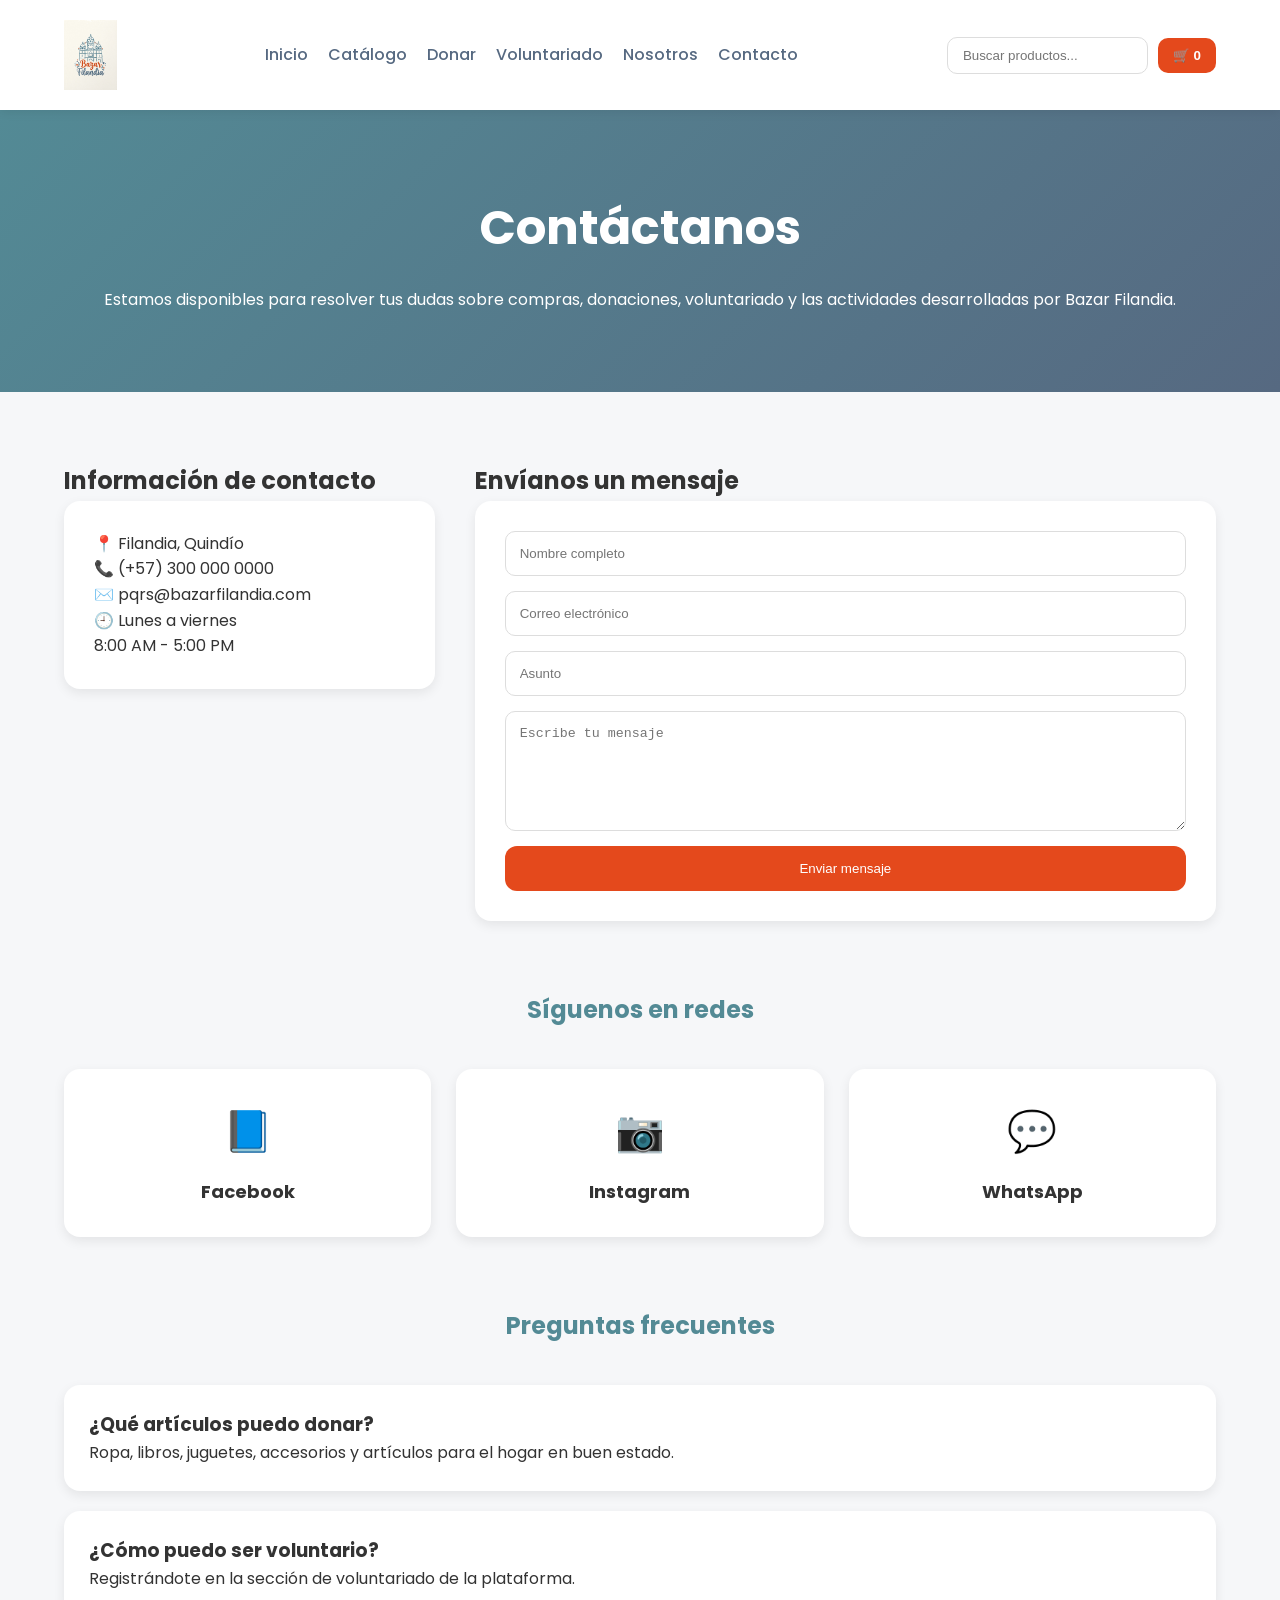
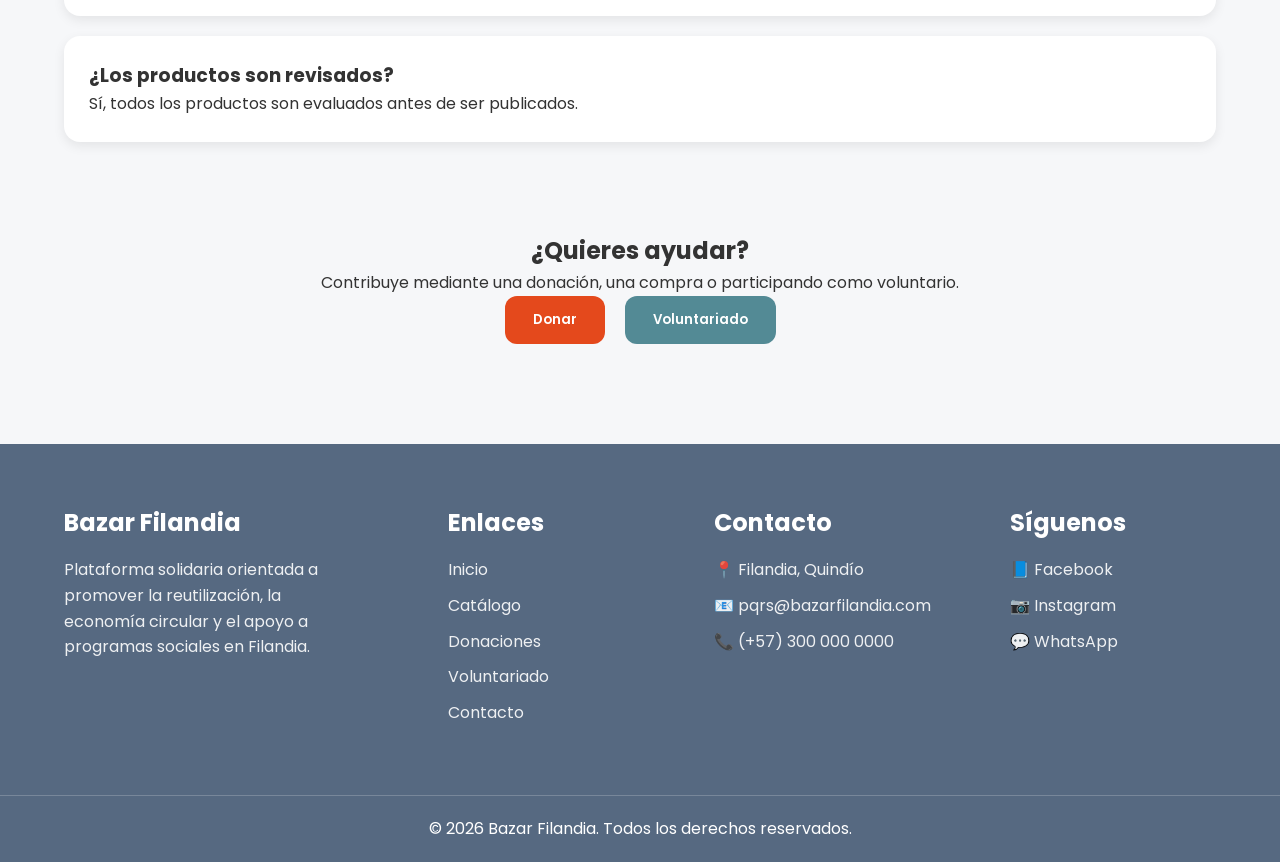
<file: contacto.html>
<!DOCTYPE html>
<html lang="es">

<head>
    <meta charset="UTF-8">
    <meta name="viewport" content="width=device-width, initial-scale=1.0">
    <title>Contacto | Bazar Filandia</title>

    <link rel="stylesheet" href="css/styles.css">

    <link rel="preconnect" href="https://fonts.googleapis.com">
    <link rel="preconnect" href="https://fonts.gstatic.com" crossorigin>

    <link href="https://fonts.googleapis.com/css2?family=Poppins:wght@300;400;500;600;700&display=swap" rel="stylesheet">
</head>

<body>

    <header>

        <div class="container navbar">

           <div class="logo">
                <img src="img/logo/logo-transparente.png" alt="Bazar Filandia">
            </div>

<nav>
    <ul>
        <li><a href="index.html">Inicio</a></li>
        <li><a href="catalogo.html">Catálogo</a></li>
        <li><a href="donaciones.html">Donar</a></li>
        <li><a href="voluntariado.html">Voluntariado</a></li>
        <li><a href="nosotros.html">Nosotros</a></li>
        <li><a href="contacto.html">Contacto</a></li>
    </ul>
</nav>

            <div class="actions">
                <input type="text" placeholder="Buscar productos...">
                <button class="cart-btn">🛒 0</button>
            </div>

        </div>

    </header>

    <section class="contact-hero">

    <div class="container">

        <h1>Contáctanos</h1>

        <p>
            Estamos disponibles para resolver tus dudas sobre compras,
            donaciones, voluntariado y las actividades desarrolladas por
            Bazar Filandia.
        </p>

    </div>

</section>

<section class="contact-section">

    <div class="container contact-layout">

        <div class="contact-info">

            <h2>Información de contacto</h2>

            <div class="info-card">
                <p>📍 Filandia, Quindío</p>
                <p>📞 (+57) 300 000 0000</p>
                <p>✉️ pqrs@bazarfilandia.com</p>
                <p>🕘 Lunes a viernes</p>
                <p>8:00 AM - 5:00 PM</p>
            </div>

        </div>

        <div class="contact-form-container">

            <h2>Envíanos un mensaje</h2>

            <form class="contact-form">

                <input type="text" placeholder="Nombre completo">

                <input type="email" placeholder="Correo electrónico">

                <input type="text" placeholder="Asunto">

                <textarea rows="6"
                    placeholder="Escribe tu mensaje"></textarea>

                <button class="contact-btn">
                    Enviar mensaje
                </button>

            </form>

        </div>

    </div>

</section>

<section class="social-section">

    <div class="container">

        <h2>Síguenos en redes</h2>

        <div class="social-grid">

            <div class="social-card">
                📘
                <h3>Facebook</h3>
            </div>

            <div class="social-card">
                📷
                <h3>Instagram</h3>
            </div>

            <div class="social-card">
                💬
                <h3>WhatsApp</h3>
            </div>

        </div>

    </div>

</section>

<section class="faq-section">

    <div class="container">

        <h2>Preguntas frecuentes</h2>

        <div class="faq-card">
            <h3>¿Qué artículos puedo donar?</h3>
            <p>Ropa, libros, juguetes, accesorios y artículos para el hogar en buen estado.</p>
        </div>

        <div class="faq-card">
            <h3>¿Cómo puedo ser voluntario?</h3>
            <p>Registrándote en la sección de voluntariado de la plataforma.</p>
        </div>

        <div class="faq-card">
            <h3>¿Los productos son revisados?</h3>
            <p>Sí, todos los productos son evaluados antes de ser publicados.</p>
        </div>

    </div>

</section>

<section class="contact-cta">

    <div class="container">

        <h2>¿Quieres ayudar?</h2>

        <p>
            Contribuye mediante una donación, una compra o participando
            como voluntario.
        </p>

        <div class="about-buttons">

            <button class="btn-primary">
                Donar
            </button>

            <button class="btn-secondary">
                Voluntariado
            </button>

        </div>

    </div>

</section>

    <footer>

    <div class="container footer-content">

        <div class="footer-column">

            <h3>Bazar Filandia</h3>

            <p>
                Plataforma solidaria orientada a 
                promover la reutilización, la economía 
                circular y el apoyo a programas sociales 
                en Filandia.
            </p>

        </div>

        <div class="footer-column">

            <h3>Enlaces</h3>

            <ul>
                <li>Inicio</li>
                <li>Catálogo</li>
                <li>Donaciones</li>
                <li>Voluntariado</li>
                <li>Contacto</li>
            </ul>

        </div>

        <div class="footer-column">

            <h3>Contacto</h3>

            <p>📍 Filandia, Quindío</p>
            <p>📧 pqrs@bazarfilandia.com</p>
            <p>📞 (+57) 300 000 0000</p>

        </div>

        <div class="footer-column">

            <h3>Síguenos</h3>

            <p>📘 Facebook</p>
            <p>📷 Instagram</p>
            <p>💬 WhatsApp</p>

        </div>

    </div>

    <div class="footer-bottom">

        <p>
            © 2026 Bazar Filandia. Todos los derechos reservados.
        </p>

    </div>

</footer>

</body>
</file>
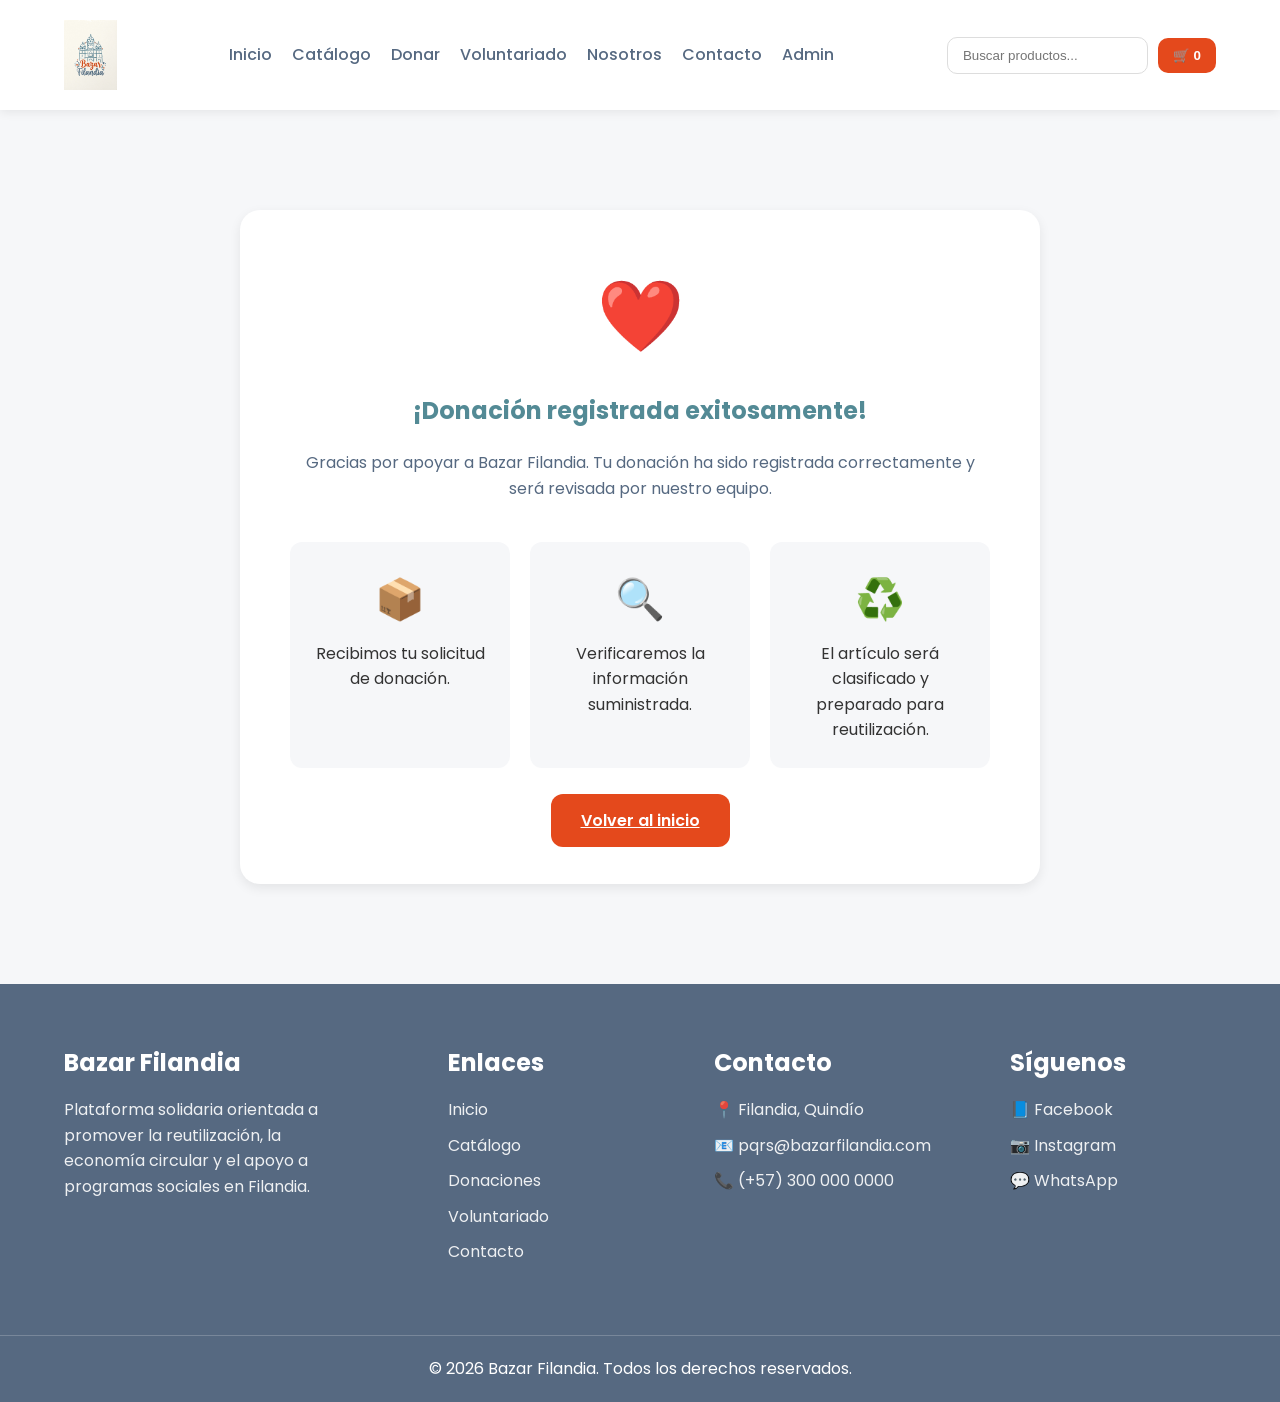
<file: donacion-exitosa.html>
<!DOCTYPE html>
<html lang="es">

<head>
    <meta charset="UTF-8">
    <meta name="viewport" content="width=device-width, initial-scale=1.0">
    <title>Panel Administrativo | Bazar Filandia</title>

    <link rel="stylesheet" href="css/styles.css">

    <link rel="preconnect" href="https://fonts.googleapis.com">
    <link rel="preconnect" href="https://fonts.gstatic.com" crossorigin>

    <link href="https://fonts.googleapis.com/css2?family=Poppins:wght@300;400;500;600;700&display=swap" rel="stylesheet">
</head>

<body>

    <header>

        <div class="container navbar">

           <div class="logo">
                <img src="img/logo/logo-transparente.png" alt="Bazar Filandia">
            </div>

<nav>
    <ul>
        <li><a href="index.html">Inicio</a></li>
        <li><a href="catalogo.html">Catálogo</a></li>
        <li><a href="donaciones.html">Donar</a></li>
        <li><a href="voluntariado.html">Voluntariado</a></li>
        <li><a href="nosotros.html">Nosotros</a></li>
        <li><a href="contacto.html">Contacto</a></li>
        <li><a href="admin.html">Admin</a></li>
    </ul>
</nav>

            <div class="actions">
                <input type="text" placeholder="Buscar productos...">
                <button class="cart-btn">🛒 0</button>
            </div>

        </div>

    </header>

    <section class="donation-success-section">

    <div class="container">

        <div class="success-card">

            <div class="success-icon">
                ❤️
            </div>

            <h1>¡Donación registrada exitosamente!</h1>

            <p class="success-message">
                Gracias por apoyar a Bazar Filandia. Tu donación ha sido registrada
                correctamente y será revisada por nuestro equipo.
            </p>

            <div class="donation-steps">

                <div class="success-item">
                    <span>📦</span>
                    <p>Recibimos tu solicitud de donación.</p>
                </div>

                <div class="success-item">
                    <span>🔍</span>
                    <p>Verificaremos la información suministrada.</p>
                </div>

                <div class="success-item">
                    <span>♻️</span>
                    <p>El artículo será clasificado y preparado para reutilización.</p>
                </div>

            </div>

            <a href="index.html" class="success-btn">
                Volver al inicio
            </a>

        </div>

    </div>

</section>

    <footer>

    <div class="container footer-content">

        <div class="footer-column">

            <h3>Bazar Filandia</h3>

            <p>
                Plataforma solidaria orientada a 
                promover la reutilización, la economía 
                circular y el apoyo a programas sociales 
                en Filandia.
            </p>

        </div>

        <div class="footer-column">

            <h3>Enlaces</h3>

            <ul>
                <li>Inicio</li>
                <li>Catálogo</li>
                <li>Donaciones</li>
                <li>Voluntariado</li>
                <li>Contacto</li>
            </ul>

        </div>

        <div class="footer-column">

            <h3>Contacto</h3>

            <p>📍 Filandia, Quindío</p>
            <p>📧 pqrs@bazarfilandia.com</p>
            <p>📞 (+57) 300 000 0000</p>

        </div>

        <div class="footer-column">

            <h3>Síguenos</h3>

            <p>📘 Facebook</p>
            <p>📷 Instagram</p>
            <p>💬 WhatsApp</p>

        </div>

    </div>

    <div class="footer-bottom">

        <p>
            © 2026 Bazar Filandia. Todos los derechos reservados.
        </p>

    </div>

</footer>

</body>

</html>
</file>
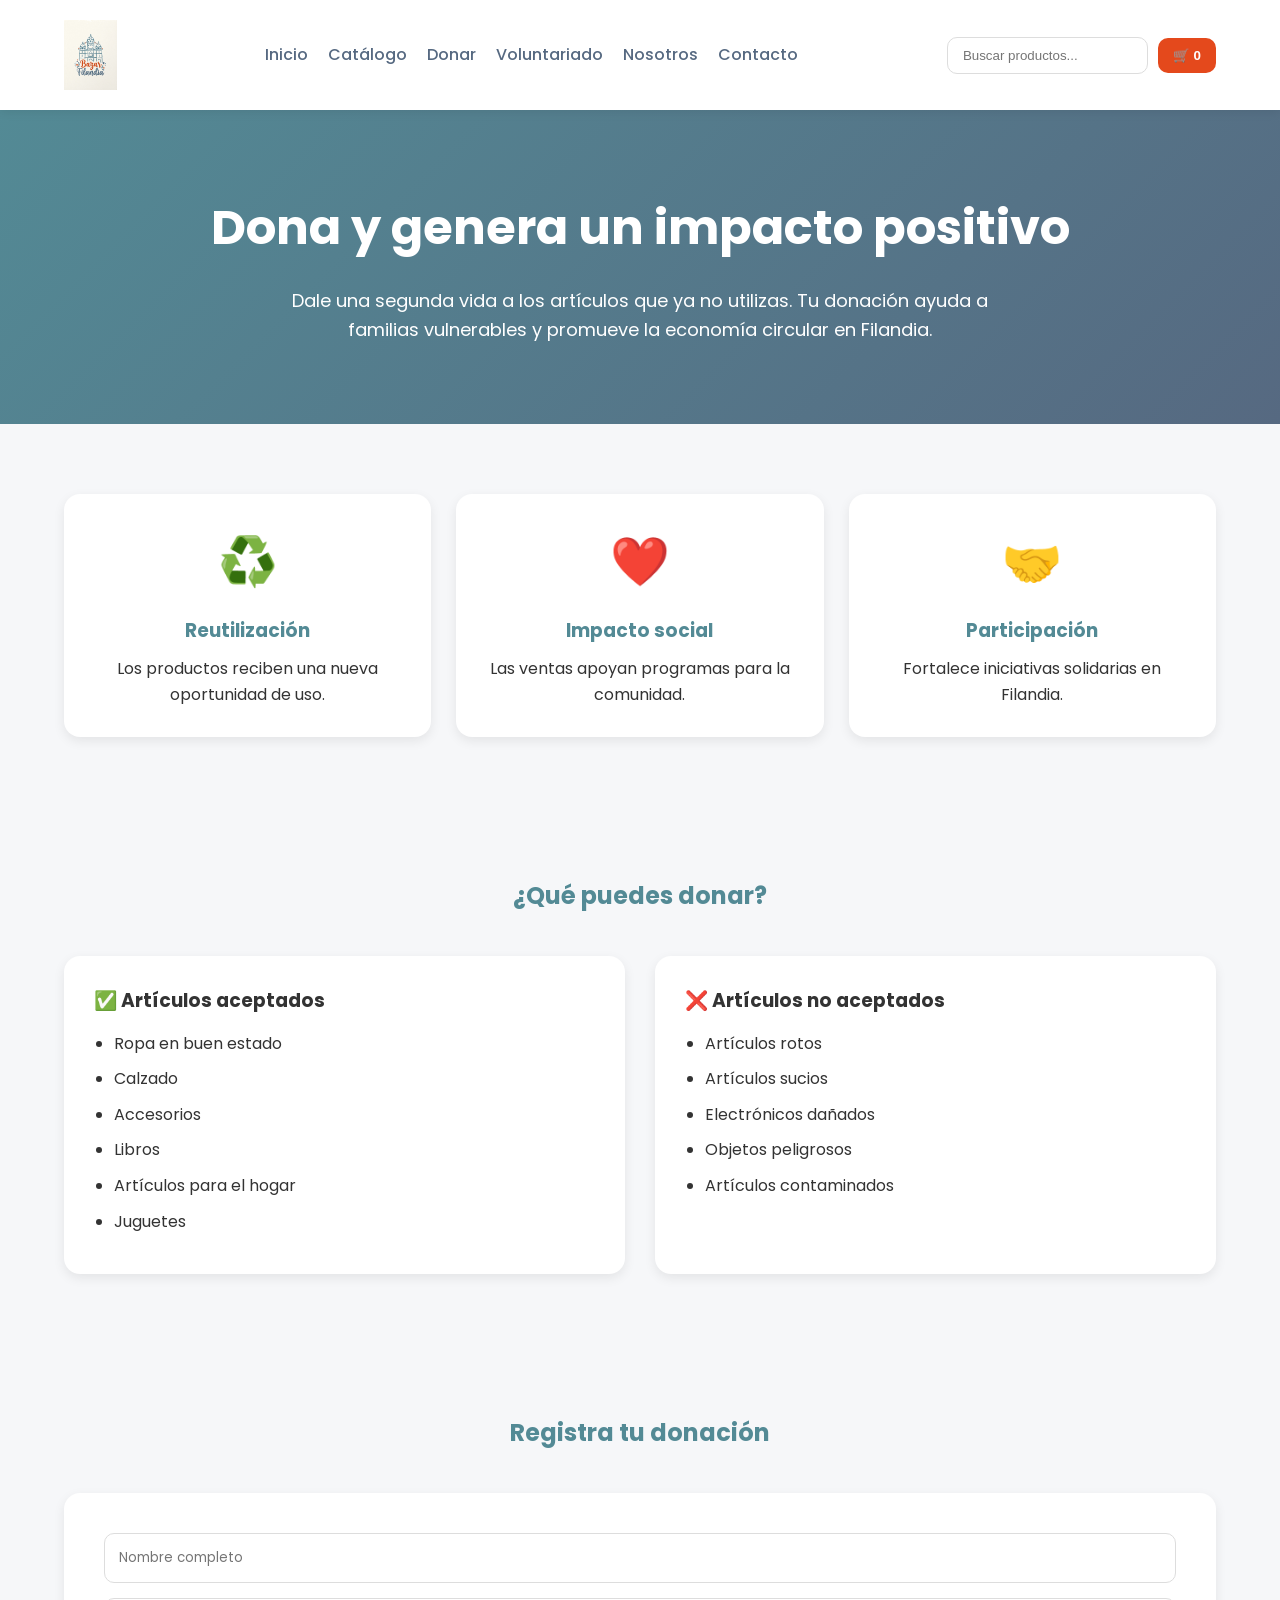
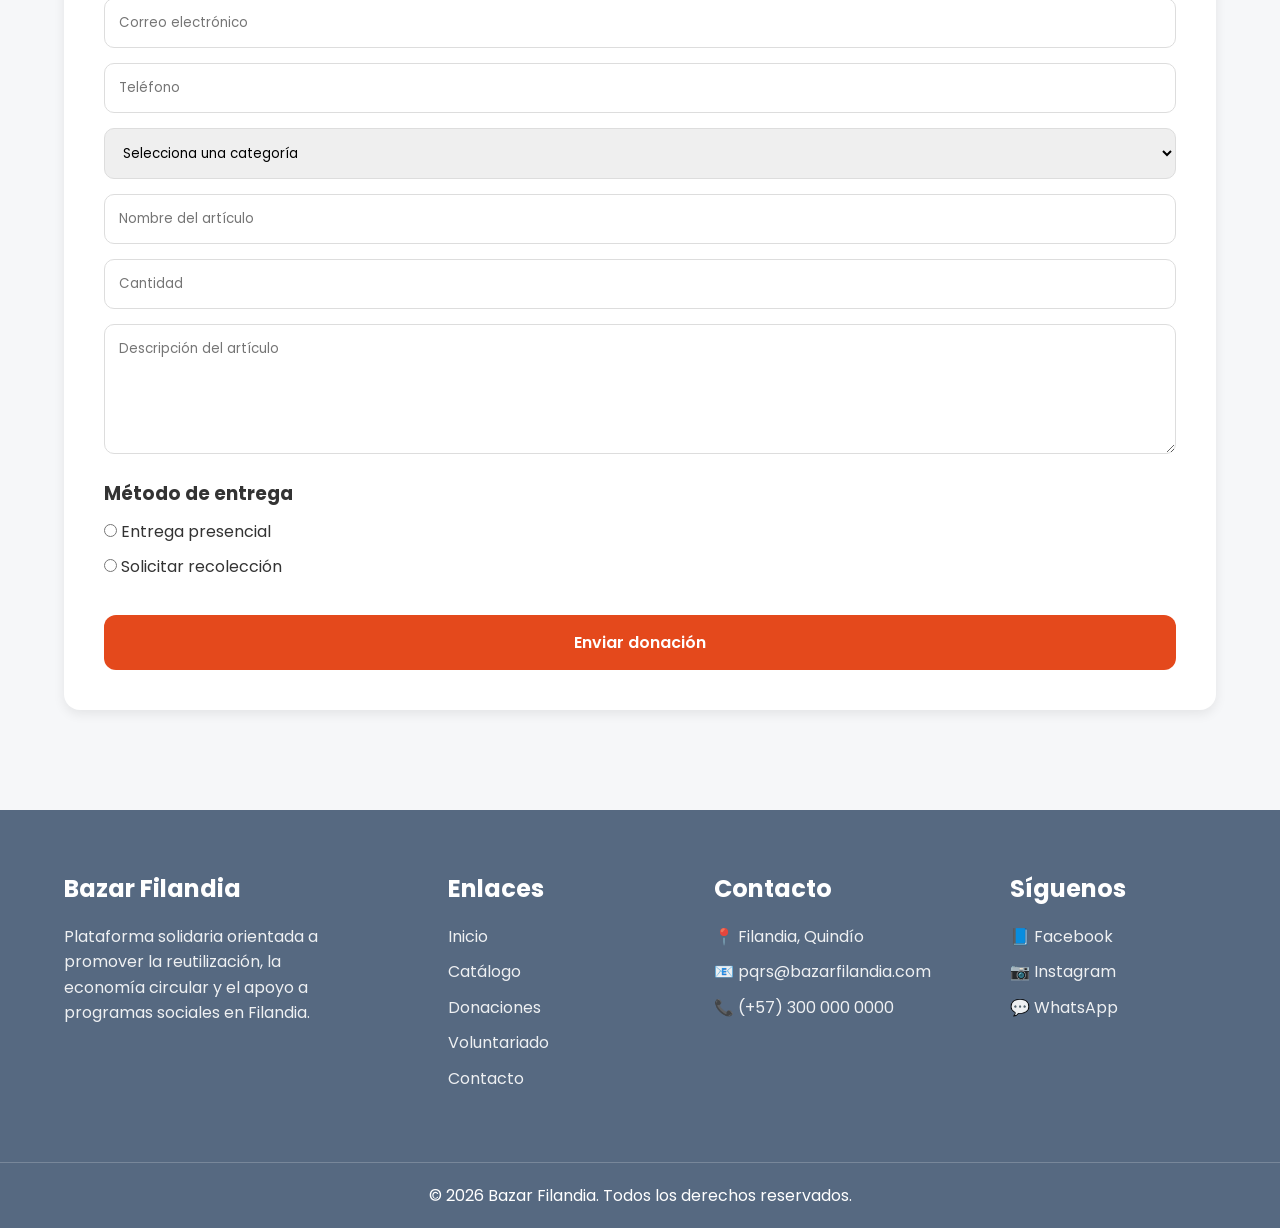
<file: donaciones.html>
<!DOCTYPE html>
<html lang="es">

<head>
    <meta charset="UTF-8">
    <meta name="viewport" content="width=device-width, initial-scale=1.0">
    <title>Donaciones | Bazar Filandia</title>

    <link rel="stylesheet" href="css/styles.css">

    <link rel="preconnect" href="https://fonts.googleapis.com">
    <link rel="preconnect" href="https://fonts.gstatic.com" crossorigin>

    <link href="https://fonts.googleapis.com/css2?family=Poppins:wght@300;400;500;600;700&display=swap" rel="stylesheet">
</head>

<body>

    <header>

        <div class="container navbar">

           <div class="logo">
                <img src="img/logo/logo-transparente.png" alt="Bazar Filandia">
            </div>

<nav>
    <ul>
        <li><a href="index.html">Inicio</a></li>
        <li><a href="catalogo.html">Catálogo</a></li>
        <li><a href="donaciones.html">Donar</a></li>
        <li><a href="voluntariado.html">Voluntariado</a></li>
        <li><a href="nosotros.html">Nosotros</a></li>
        <li><a href="contacto.html">Contacto</a></li>
    </ul>
</nav>

            <div class="actions">
                <input type="text" placeholder="Buscar productos...">
                <button class="cart-btn">🛒 0</button>
            </div>

        </div>

    </header>

    <section class="donation-hero">

    <div class="container">

        <h1>Dona y genera un impacto positivo</h1>

        <p>
            Dale una segunda vida a los artículos que ya no utilizas.
            Tu donación ayuda a familias vulnerables y promueve la
            economía circular en Filandia.
        </p>

    </div>

</section>

<section class="donation-benefits">

    <div class="container">

        <div class="benefits-grid">

            <div class="benefit-box">
                <div class="benefit-icon">♻️</div>
                <h3>Reutilización</h3>
                <p>Los productos reciben una nueva oportunidad de uso.</p>
            </div>

            <div class="benefit-box">
                <div class="benefit-icon">❤️</div>
                <h3>Impacto social</h3>
                <p>Las ventas apoyan programas para la comunidad.</p>
            </div>

            <div class="benefit-box">
                <div class="benefit-icon">🤝</div>
                <h3>Participación</h3>
                <p>Fortalece iniciativas solidarias en Filandia.</p>
            </div>

        </div>

    </div>

</section>

<section class="donation-items">

    <div class="container">

        <h2>¿Qué puedes donar?</h2>

        <div class="donation-grid">

            <div class="donation-card">
                <h3>✅ Artículos aceptados</h3>

                <ul>
                    <li>Ropa en buen estado</li>
                    <li>Calzado</li>
                    <li>Accesorios</li>
                    <li>Libros</li>
                    <li>Artículos para el hogar</li>
                    <li>Juguetes</li>
                </ul>
            </div>

            <div class="donation-card">

                <h3>❌ Artículos no aceptados</h3>

                <ul>
                    <li>Artículos rotos</li>
                    <li>Artículos sucios</li>
                    <li>Electrónicos dañados</li>
                    <li>Objetos peligrosos</li>
                    <li>Artículos contaminados</li>
                </ul>

            </div>

        </div>

    </div>

</section>

<section class="donation-form-section">

    <div class="container">

        <h2>Registra tu donación</h2>

        <form class="donation-form">

            <input type="text" placeholder="Nombre completo">

            <input type="email" placeholder="Correo electrónico">

            <input type="tel" placeholder="Teléfono">

            <select>
                <option>Selecciona una categoría</option>
                <option>Ropa</option>
                <option>Calzado</option>
                <option>Libros</option>
                <option>Accesorios</option>
                <option>Hogar</option>
            </select>

            <input type="text" placeholder="Nombre del artículo">

            <input type="number" placeholder="Cantidad">

            <textarea rows="5"
                placeholder="Descripción del artículo"></textarea>

            <div class="delivery-options">

                <h3>Método de entrega</h3>

                <label>
                    <input type="radio" name="entrega">
                    Entrega presencial
                </label>

                <label>
                    <input type="radio" name="entrega">
                    Solicitar recolección
                </label>

            </div>

            <a href="donacion-exitosa.html" class="donation-btn">
                Enviar donación
            </a>

        </form>

    </div>

</section>

    <footer>

    <div class="container footer-content">

        <div class="footer-column">

            <h3>Bazar Filandia</h3>

            <p>
                Plataforma solidaria orientada a 
                promover la reutilización, la economía 
                circular y el apoyo a programas sociales 
                en Filandia.
            </p>

        </div>

        <div class="footer-column">

            <h3>Enlaces</h3>

            <ul>
                <li>Inicio</li>
                <li>Catálogo</li>
                <li>Donaciones</li>
                <li>Voluntariado</li>
                <li>Contacto</li>
            </ul>

        </div>

        <div class="footer-column">

            <h3>Contacto</h3>

            <p>📍 Filandia, Quindío</p>
            <p>📧 pqrs@bazarfilandia.com</p>
            <p>📞 (+57) 300 000 0000</p>

        </div>

        <div class="footer-column">

            <h3>Síguenos</h3>

            <p>📘 Facebook</p>
            <p>📷 Instagram</p>
            <p>💬 WhatsApp</p>

        </div>

    </div>

    <div class="footer-bottom">

        <p>
            © 2026 Bazar Filandia. Todos los derechos reservados.
        </p>

    </div>

</footer>

</body>
</file>
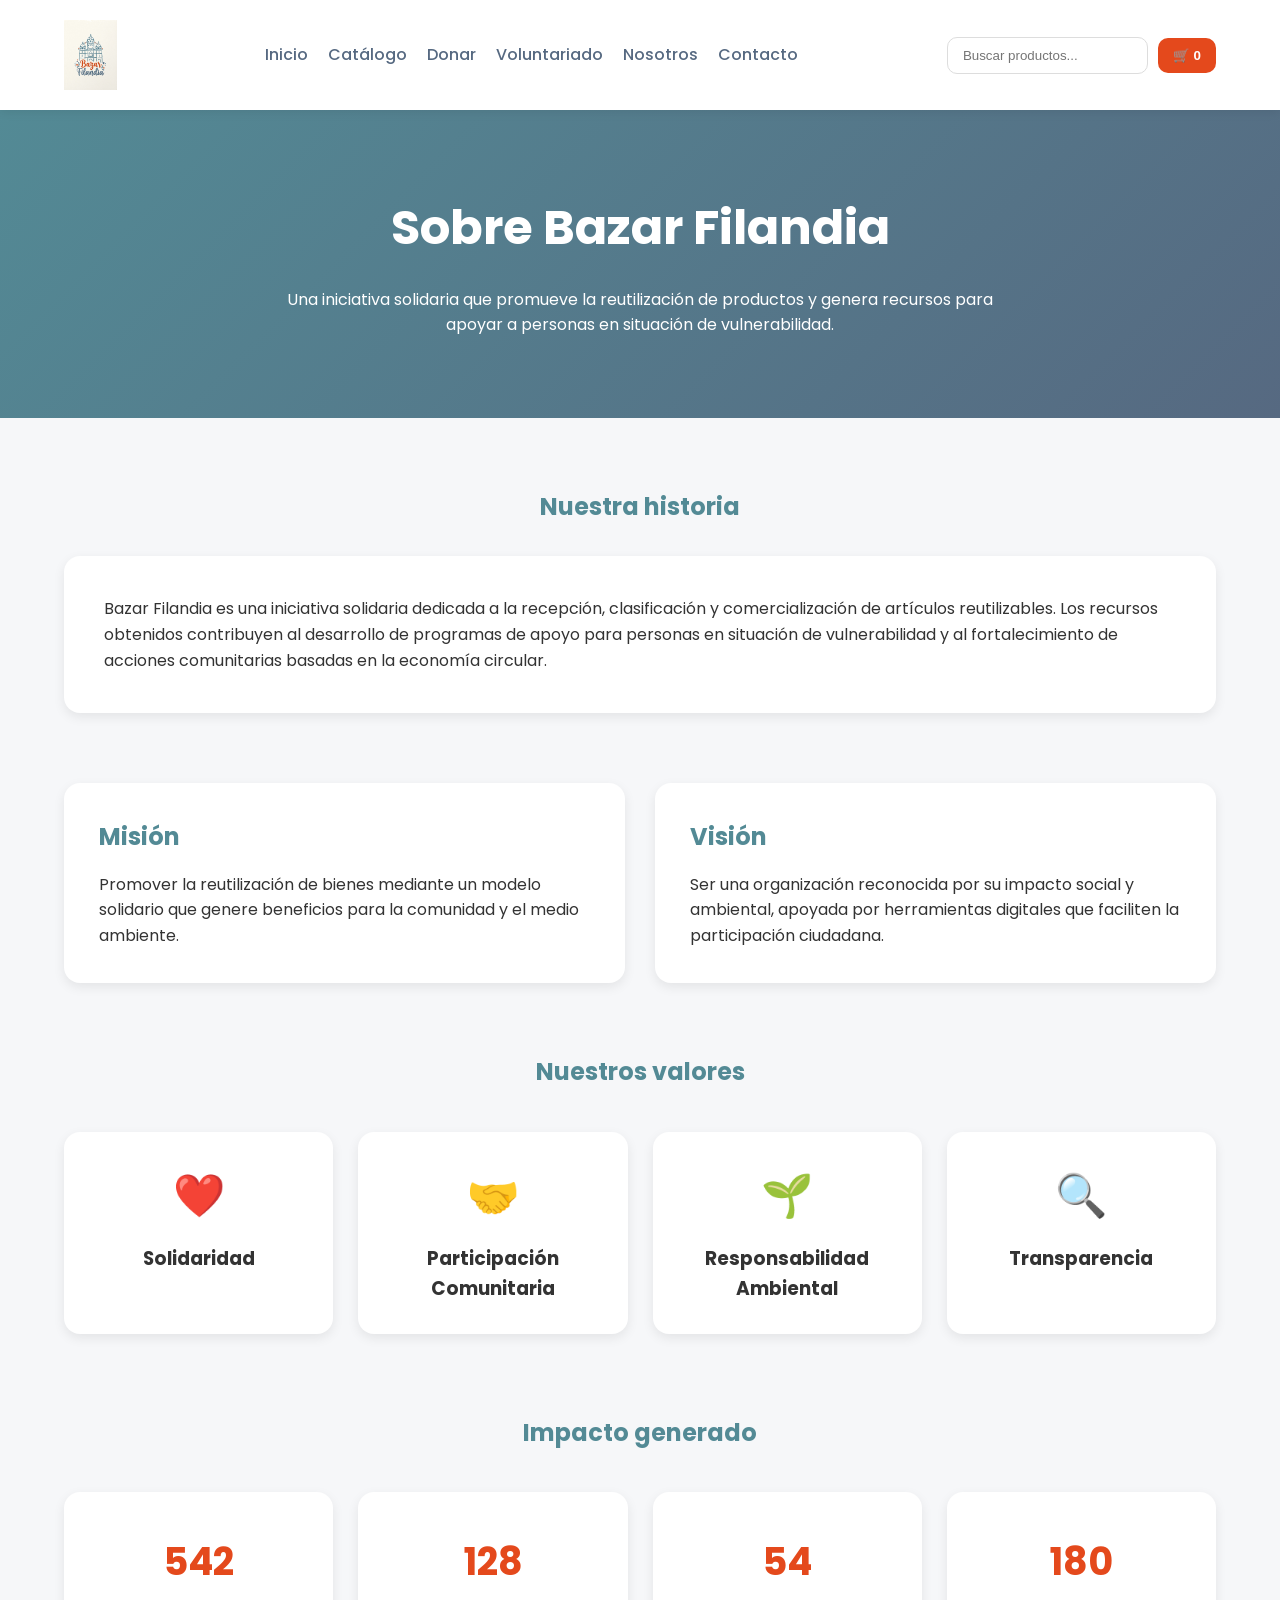
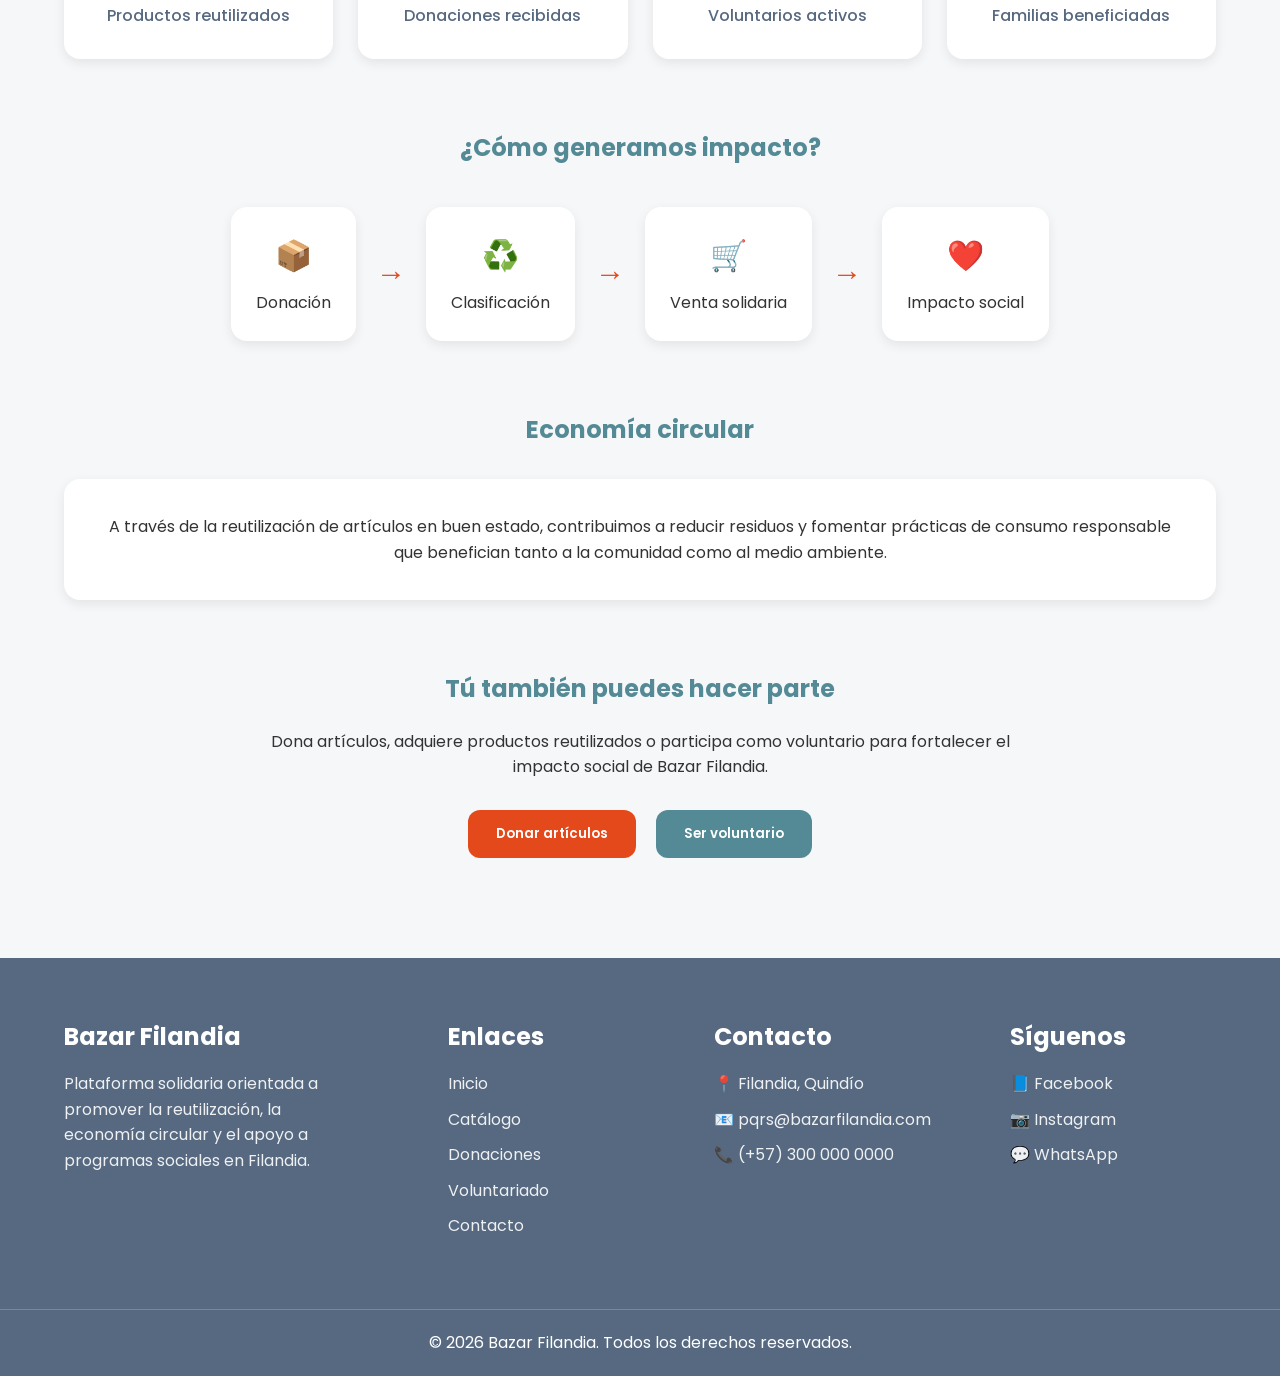
<file: nosotros.html>
<!DOCTYPE html>
<html lang="es">

<head>
    <meta charset="UTF-8">
    <meta name="viewport" content="width=device-width, initial-scale=1.0">
    <title>Nosotros | Bazar Filandia</title>

    <link rel="stylesheet" href="css/styles.css">

    <link rel="preconnect" href="https://fonts.googleapis.com">
    <link rel="preconnect" href="https://fonts.gstatic.com" crossorigin>

    <link href="https://fonts.googleapis.com/css2?family=Poppins:wght@300;400;500;600;700&display=swap" rel="stylesheet">
</head>

<body>

    <header>

        <div class="container navbar">

           <div class="logo">
                <img src="img/logo/logo-transparente.png" alt="Bazar Filandia">
            </div>

<nav>
    <ul>
        <li><a href="index.html">Inicio</a></li>
        <li><a href="catalogo.html">Catálogo</a></li>
        <li><a href="donaciones.html">Donar</a></li>
        <li><a href="voluntariado.html">Voluntariado</a></li>
        <li><a href="nosotros.html">Nosotros</a></li>
        <li><a href="contacto.html">Contacto</a></li>
    </ul>
</nav>

            <div class="actions">
                <input type="text" placeholder="Buscar productos...">
                <button class="cart-btn">🛒 0</button>
            </div>

        </div>

    </header>

    <section class="about-hero">

    <div class="container">

        <h1>Sobre Bazar Filandia</h1>

        <p>
            Una iniciativa solidaria que promueve la reutilización de productos
            y genera recursos para apoyar a personas en situación de vulnerabilidad.
        </p>

    </div>

</section>

<section class="history-section">

    <div class="container">

        <h2>Nuestra historia</h2>

        <div class="history-card">

            <p>
                Bazar Filandia es una iniciativa solidaria dedicada a la recepción,
                clasificación y comercialización de artículos reutilizables. Los recursos
                obtenidos contribuyen al desarrollo de programas de apoyo para personas
                en situación de vulnerabilidad y al fortalecimiento de acciones comunitarias
                basadas en la economía circular.
            </p>

        </div>

    </div>

</section>

<section class="mission-vision">

    <div class="container">

        <div class="mv-grid">

            <div class="mv-card">

                <h2>Misión</h2>

                <p>
                    Promover la reutilización de bienes mediante un modelo solidario
                    que genere beneficios para la comunidad y el medio ambiente.
                </p>

            </div>

            <div class="mv-card">

                <h2>Visión</h2>

                <p>
                    Ser una organización reconocida por su impacto social y ambiental,
                    apoyada por herramientas digitales que faciliten la participación ciudadana.
                </p>

            </div>

        </div>

    </div>

</section>

<section class="values-section">

    <div class="container">

        <h2>Nuestros valores</h2>

        <div class="values-grid">

            <div class="value-card">
                <span>❤️</span>
                <h3>Solidaridad</h3>
            </div>

            <div class="value-card">
                <span>🤝</span>
                <h3>Participación Comunitaria</h3>
            </div>

            <div class="value-card">
                <span>🌱</span>
                <h3>Responsabilidad Ambiental</h3>
            </div>

            <div class="value-card">
                <span>🔍</span>
                <h3>Transparencia</h3>
            </div>

        </div>

    </div>

</section>

<section class="about-impact">

    <div class="container">

        <h2>Impacto generado</h2>

        <div class="impact-grid">

            <div class="impact-card">
                <h3>542</h3>
                <p>Productos reutilizados</p>
            </div>

            <div class="impact-card">
                <h3>128</h3>
                <p>Donaciones recibidas</p>
            </div>

            <div class="impact-card">
                <h3>54</h3>
                <p>Voluntarios activos</p>
            </div>

            <div class="impact-card">
                <h3>180</h3>
                <p>Familias beneficiadas</p>
            </div>

        </div>

    </div>

</section>

<section class="impact-process">

    <div class="container">

        <h2>¿Cómo generamos impacto?</h2>

        <div class="process-container">

            <div class="process-step">
                📦
                <p>Donación</p>
            </div>

            <div class="process-arrow">→</div>

            <div class="process-step">
                ♻️
                <p>Clasificación</p>
            </div>

            <div class="process-arrow">→</div>

            <div class="process-step">
                🛒
                <p>Venta solidaria</p>
            </div>

            <div class="process-arrow">→</div>

            <div class="process-step">
                ❤️
                <p>Impacto social</p>
            </div>

        </div>

    </div>

</section>

<section class="circular-economy">

    <div class="container">

        <h2>Economía circular</h2>

        <div class="economy-card">

            <p>
                A través de la reutilización de artículos en buen estado,
                contribuimos a reducir residuos y fomentar prácticas de consumo
                responsable que benefician tanto a la comunidad como al medio ambiente.
            </p>

        </div>

    </div>

</section>

<section class="about-cta">

    <div class="container">

        <h2>Tú también puedes hacer parte</h2>

        <p>
            Dona artículos, adquiere productos reutilizados o participa como
            voluntario para fortalecer el impacto social de Bazar Filandia.
        </p>

        <div class="about-buttons">

            <button class="btn-primary">
                Donar artículos
            </button>

            <button class="btn-secondary">
                Ser voluntario
            </button>

        </div>

    </div>

</section>

    <footer>

    <div class="container footer-content">

        <div class="footer-column">

            <h3>Bazar Filandia</h3>

            <p>
                Plataforma solidaria orientada a 
                promover la reutilización, la economía 
                circular y el apoyo a programas sociales 
                en Filandia.
            </p>

        </div>

        <div class="footer-column">

            <h3>Enlaces</h3>

            <ul>
                <li>Inicio</li>
                <li>Catálogo</li>
                <li>Donaciones</li>
                <li>Voluntariado</li>
                <li>Contacto</li>
            </ul>

        </div>

        <div class="footer-column">

            <h3>Contacto</h3>

            <p>📍 Filandia, Quindío</p>
            <p>📧 pqrs@bazarfilandia.com</p>
            <p>📞 (+57) 300 000 0000</p>

        </div>

        <div class="footer-column">

            <h3>Síguenos</h3>

            <p>📘 Facebook</p>
            <p>📷 Instagram</p>
            <p>💬 WhatsApp</p>

        </div>

    </div>

    <div class="footer-bottom">

        <p>
            © 2026 Bazar Filandia. Todos los derechos reservados.
        </p>

    </div>

</footer>

</body>
</file>
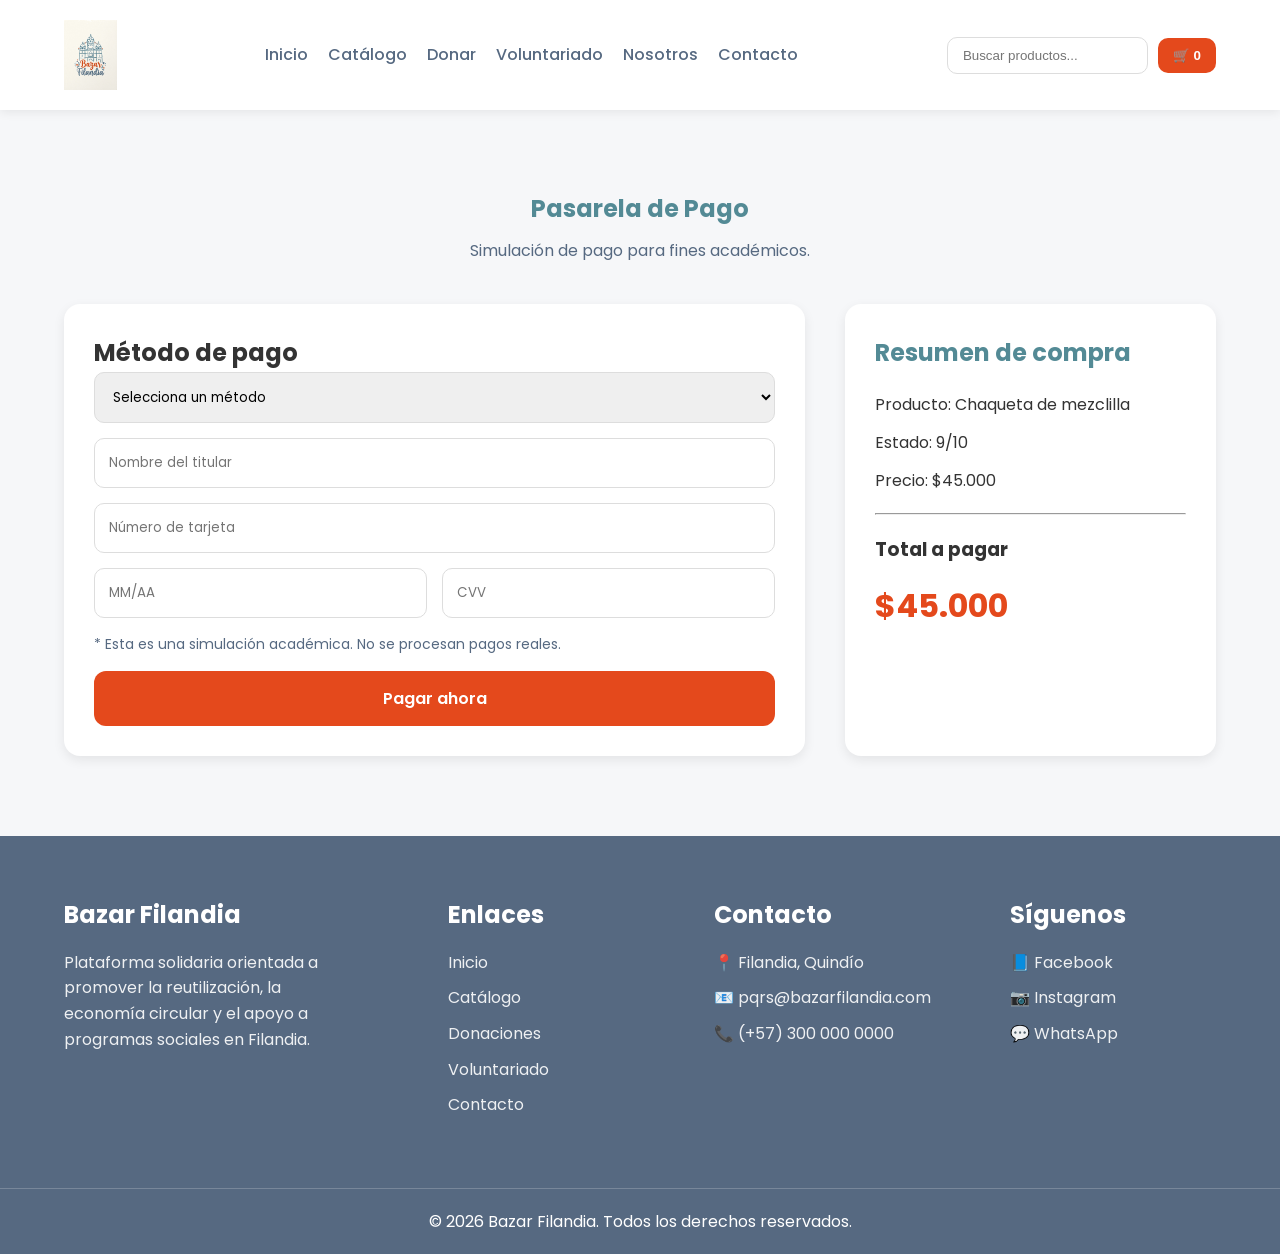
<file: pago.html>
<!DOCTYPE html>
<html lang="es">

<head>
    <meta charset="UTF-8">
    <meta name="viewport" content="width=device-width, initial-scale=1.0">
    <title>Pasarela de Pago | Bazar Filandia</title>

    <link rel="stylesheet" href="css/styles.css">

    <link rel="preconnect" href="https://fonts.googleapis.com">
    <link rel="preconnect" href="https://fonts.gstatic.com" crossorigin>

    <link href="https://fonts.googleapis.com/css2?family=Poppins:wght@300;400;500;600;700&display=swap" rel="stylesheet">
</head>

<header>

        <div class="container navbar">

           <div class="logo">
                <img src="img/logo/logo-transparente.png" alt="Bazar Filandia">
            </div>

<nav>
    <ul>
        <li><a href="index.html">Inicio</a></li>
        <li><a href="catalogo.html">Catálogo</a></li>
        <li><a href="donaciones.html">Donar</a></li>
        <li><a href="voluntariado.html">Voluntariado</a></li>
        <li><a href="nosotros.html">Nosotros</a></li>
        <li><a href="contacto.html">Contacto</a></li>
    </ul>
</nav>

            <div class="actions">
                <input type="text" placeholder="Buscar productos...">
                <button class="cart-btn">🛒 0</button>
            </div>

        </div>

    </header>

    <section class="payment-section">

    <div class="container">

        <h1>Pasarela de Pago</h1>

        <p class="payment-subtitle">
            Simulación de pago para fines académicos.
        </p>

        <div class="payment-layout">

            <div class="payment-form-card">

                <h2>Método de pago</h2>

                <form class="payment-form">

                    <select>
                        <option>Selecciona un método</option>
                        <option>Tarjeta de Crédito</option>
                        <option>Tarjeta Débito</option>
                        <option>PSE</option>
                        <option>Nequi</option>
                        <option>Daviplata</option>
                    </select>

                    <input type="text" placeholder="Nombre del titular">

                    <input type="text" placeholder="Número de tarjeta">

                    <div class="payment-row">

                        <input type="text" placeholder="MM/AA">

                        <input type="text" placeholder="CVV">

                    </div>

                    <p class="payment-note">
                        * Esta es una simulación académica. No se procesan pagos reales.
                    </p>

                    <a href="compra-exitosa.html" class="pay-btn">
                        Pagar ahora
                    </a>

                </form>

            </div>

            <div class="payment-summary">

                <h2>Resumen de compra</h2>

                <p>Producto: Chaqueta de mezclilla</p>
                <p>Estado: 9/10</p>
                <p>Precio: $45.000</p>

                <hr>

                <h3>Total a pagar</h3>

                <div class="payment-total">
                    $45.000
                </div>

            </div>

        </div>

    </div>

</section>

<footer>

    <div class="container footer-content">

        <div class="footer-column">

            <h3>Bazar Filandia</h3>

            <p>
                Plataforma solidaria orientada a 
                promover la reutilización, la economía 
                circular y el apoyo a programas sociales 
                en Filandia.
            </p>

        </div>

        <div class="footer-column">

            <h3>Enlaces</h3>

            <ul>
                <li>Inicio</li>
                <li>Catálogo</li>
                <li>Donaciones</li>
                <li>Voluntariado</li>
                <li>Contacto</li>
            </ul>

        </div>

        <div class="footer-column">

            <h3>Contacto</h3>

            <p>📍 Filandia, Quindío</p>
            <p>📧 pqrs@bazarfilandia.com</p>
            <p>📞 (+57) 300 000 0000</p>

        </div>

        <div class="footer-column">

            <h3>Síguenos</h3>

            <p>📘 Facebook</p>
            <p>📷 Instagram</p>
            <p>💬 WhatsApp</p>

        </div>

    </div>

    <div class="footer-bottom">

        <p>
            © 2026 Bazar Filandia. Todos los derechos reservados.
        </p>

    </div>

</footer>

</body>

</html>
</file>
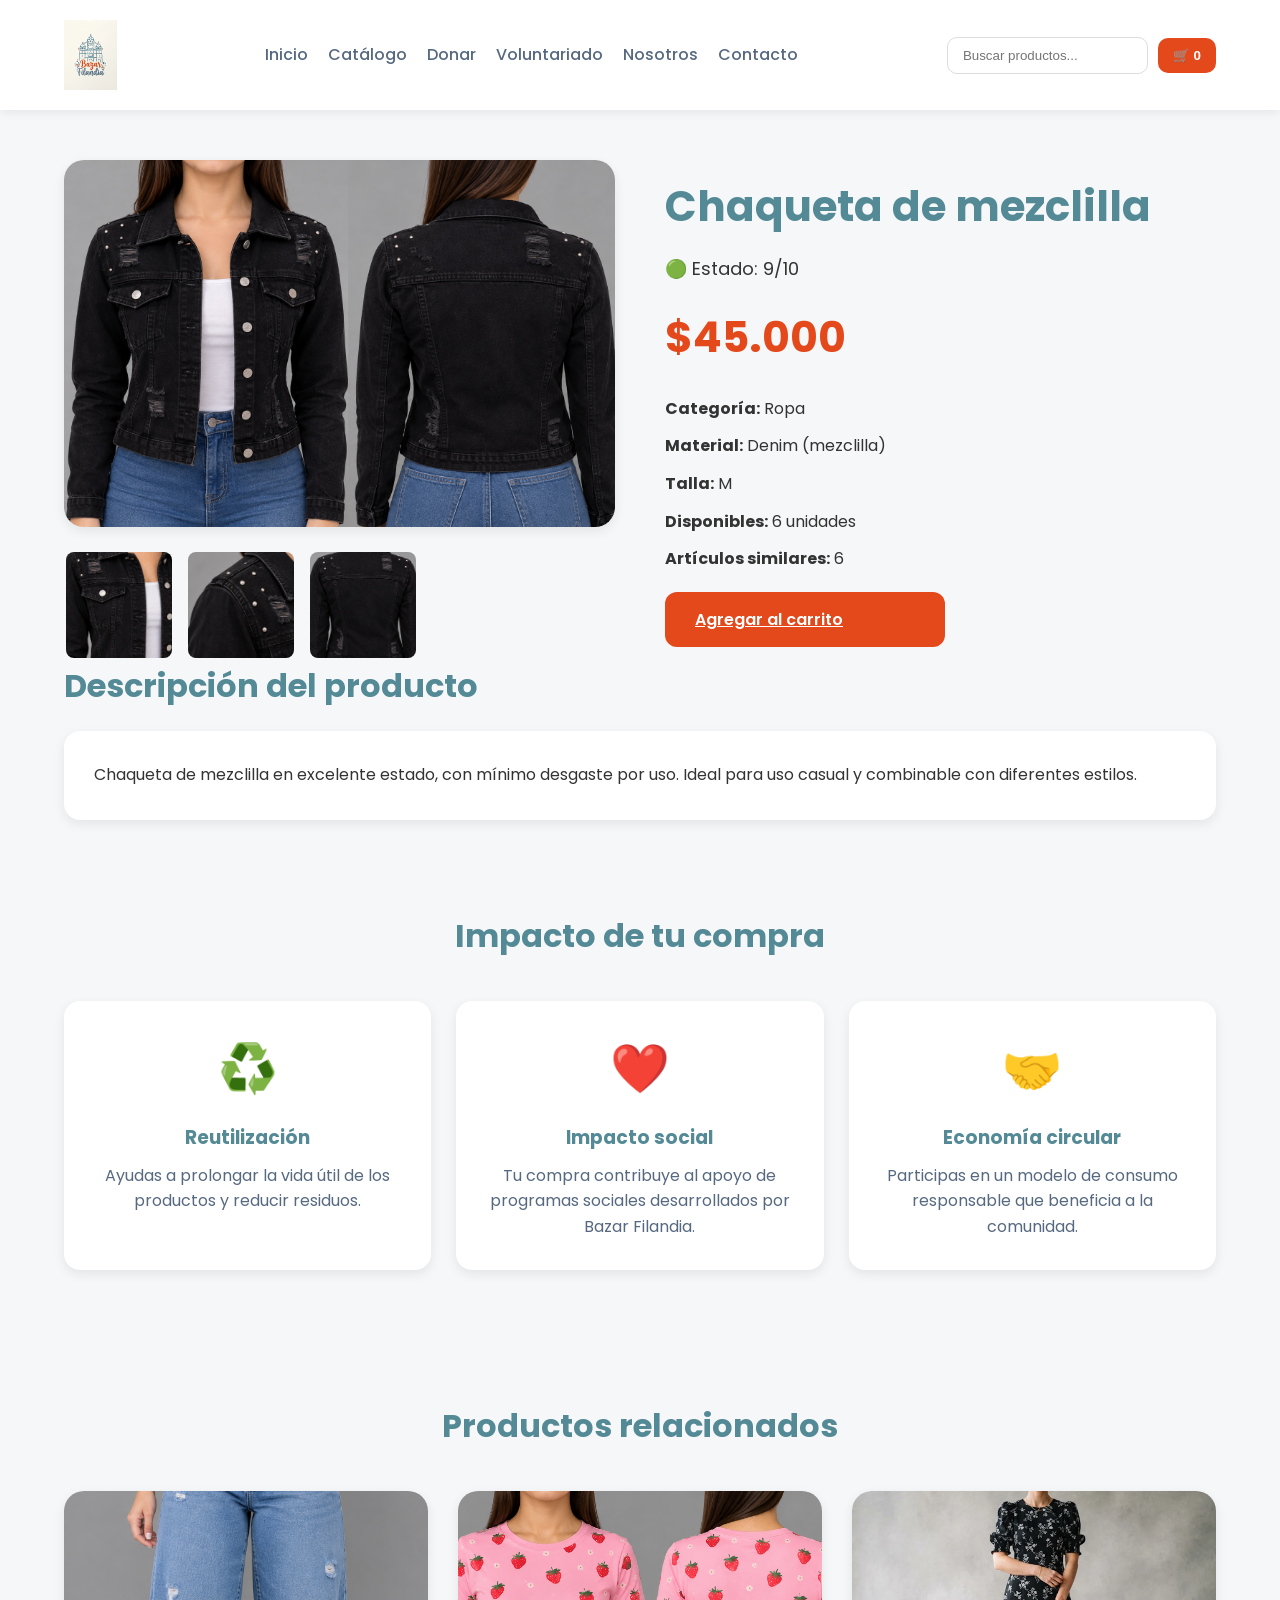
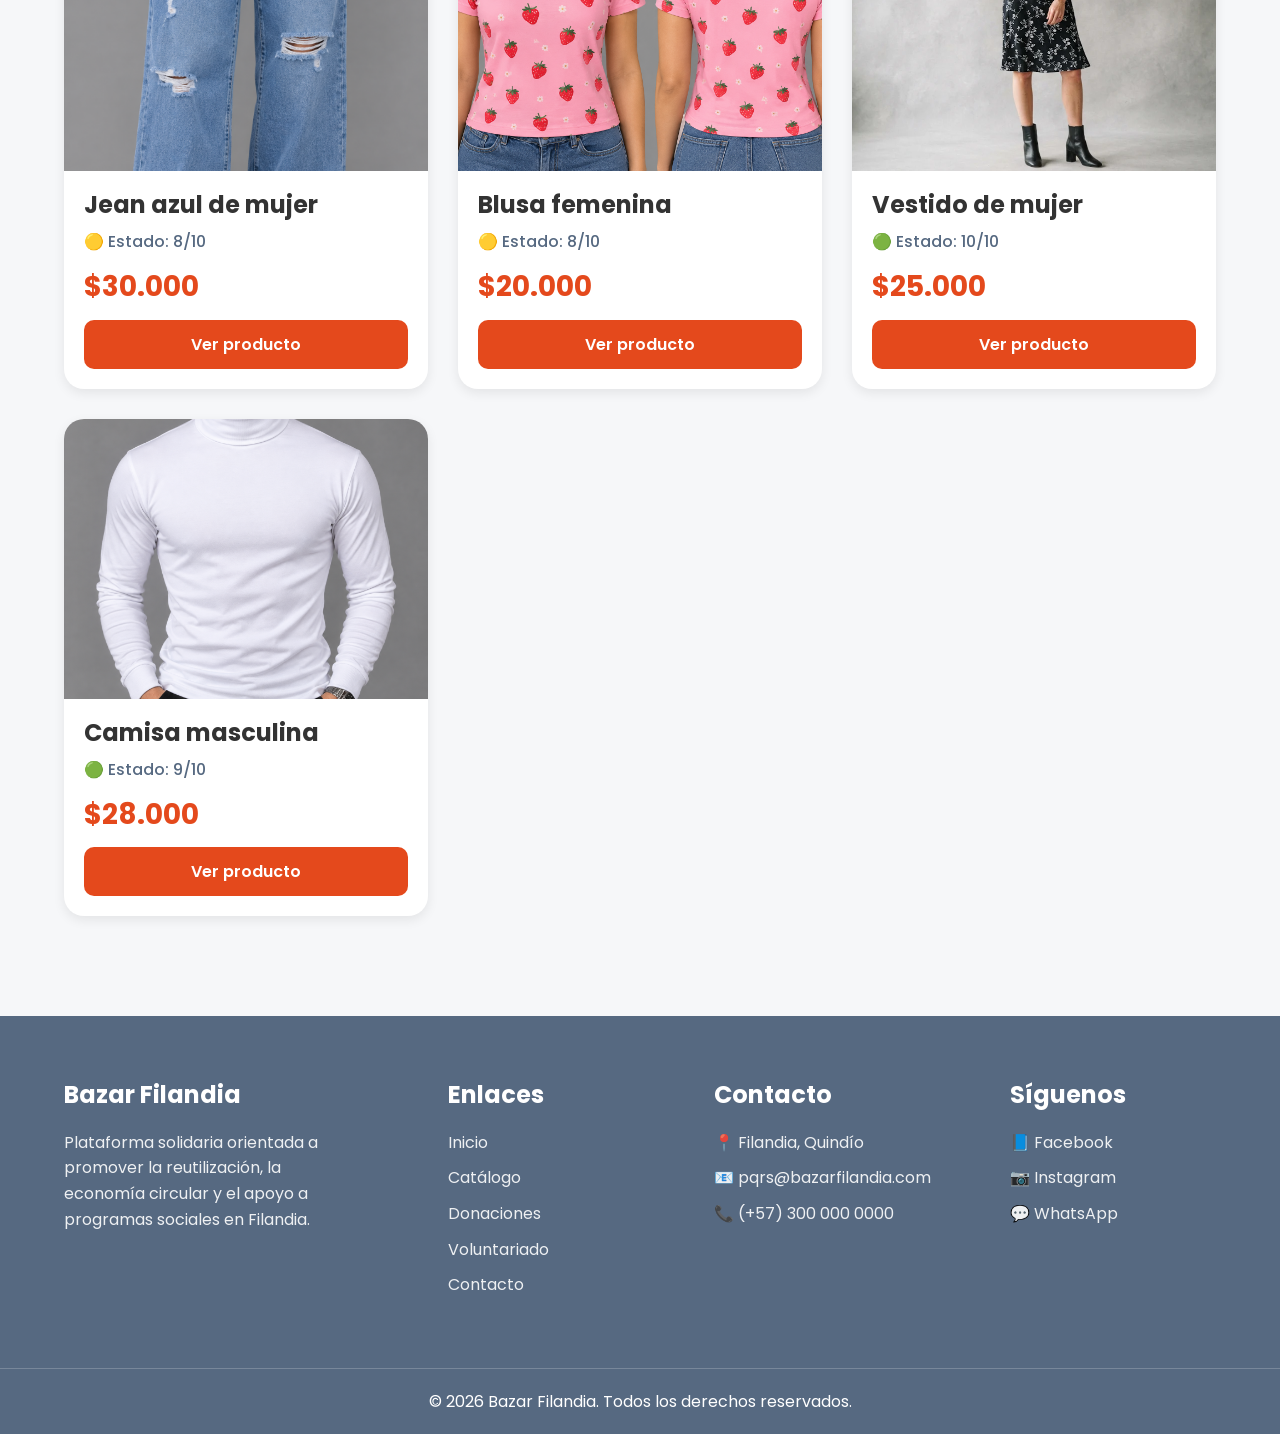
<file: producto.html>
<!DOCTYPE html>
<html lang="es">

<head>
    <meta charset="UTF-8">
    <meta name="viewport" content="width=device-width, initial-scale=1.0">
    <title>Producto | Bazar Filandia</title>

    <link rel="stylesheet" href="css/styles.css">

    <link rel="preconnect" href="https://fonts.googleapis.com">
    <link rel="preconnect" href="https://fonts.gstatic.com" crossorigin>

    <link href="https://fonts.googleapis.com/css2?family=Poppins:wght@300;400;500;600;700&display=swap" rel="stylesheet">
</head>

<body>

    <header>

        <div class="container navbar">

           <div class="logo">
                <img src="img/logo/logo-transparente.png" alt="Bazar Filandia">
            </div>

<nav>
    <ul>
        <li><a href="index.html">Inicio</a></li>
        <li><a href="catalogo.html">Catálogo</a></li>
        <li><a href="donaciones.html">Donar</a></li>
        <li><a href="voluntariado.html">Voluntariado</a></li>
        <li><a href="nosotros.html">Nosotros</a></li>
        <li><a href="contacto.html">Contacto</a></li>
    </ul>
</nav>

            <div class="actions">
                <input type="text" placeholder="Buscar productos...">
                <button class="cart-btn">🛒 0</button>
            </div>

        </div>

    </header>

    <section class="product-detail">

    <div class="container product-layout">

        <div class="product-gallery">

            <div class="product-gallery">

    <img class="main-image"
         src="img/productos/chaqueta-negra-mujer.png"
         alt="Chaqueta de mezclilla">

    <div class="thumbnail-gallery">

        <img src="img/productos/chaqueta-vista-1.png"
             alt="Vista frontal">

        <img src="img/productos/chaqueta-vista-2.png"
             alt="Vista posterior">

        <img src="img/productos/chaqueta-vista-3.png"
             alt="Vista lateral">

    </div>

</div>

        </div>

        <div class="product-info">

    <div class="product-top">

        <h1>Chaqueta de mezclilla</h1>

        <p class="product-status">
            🟢 Estado: 9/10
        </p>

        <h2 class="product-price">
            $45.000
        </h2>

        <div class="product-specs">

            <p><strong>Categoría:</strong> Ropa</p>

            <p><strong>Material:</strong> Denim (mezclilla)</p>

            <p><strong>Talla:</strong> M</p>

            <p><strong>Disponibles:</strong> 6 unidades</p>

            <p><strong>Artículos similares:</strong> 6</p>

        </div>

    </div>

    <a href="carrito.html" class="add-cart-btn">
        Agregar al carrito
    </a>

</div>

    </div>

</section>

<section class="product-description">

    <div class="container">

        <h2>Descripción del producto</h2>

        <p>
            Chaqueta de mezclilla en excelente estado, con mínimo desgaste por uso.
            Ideal para uso casual y combinable con diferentes estilos.
        </p>

    </div>

</section>

<section class="purchase-impact">

    <div class="container">

        <h2>Impacto de tu compra</h2>

        <div class="impact-benefits">

            <div class="benefit-card">
                <div class="benefit-icon">♻️</div>
                <h3>Reutilización</h3>
                <p>
                    Ayudas a prolongar la vida útil de los productos y reducir residuos.
                </p>
            </div>

            <div class="benefit-card">
                <div class="benefit-icon">❤️</div>
                <h3>Impacto social</h3>
                <p>
                    Tu compra contribuye al apoyo de programas sociales desarrollados por Bazar Filandia.
                </p>
            </div>

            <div class="benefit-card">
                <div class="benefit-icon">🤝</div>
                <h3>Economía circular</h3>
                <p>
                    Participas en un modelo de consumo responsable que beneficia a la comunidad.
                </p>
            </div>

        </div>

    </div>

</section>

<section class="related-products">

    <div class="container">

        <h2>Productos relacionados</h2>

        <div class="products-grid">

            <div class="product-card">
                <img src="img/productos/jean-mujer.png" alt="">
                <h3>Jean azul de mujer</h3>
                <p class="status">🟡 Estado: 8/10</p>
                <p class="price">$30.000</p>
                <button>Ver producto</button>
            </div>

            <div class="product-card">
                <img src="img/productos/camiseta-mujer.png" alt="">
                <h3>Blusa femenina</h3>
                <p class="status">🟡 Estado: 8/10</p>
                <p class="price">$20.000</p>
                <button>Ver producto</button>
            </div>

            <div class="product-card">
                <img src="img/productos/vestido.webp" alt="">
                <h3>Vestido de mujer</h3>
                <p class="status">🟢 Estado: 10/10</p>
                <p class="price">$25.000</p>
                <button>Ver producto</button>
            </div>

            <div class="product-card">
                <img src="img/productos/camisa-hombre.png" alt="">
                <h3>Camisa masculina</h3>
                <p class="status">🟢 Estado: 9/10</p>
                <p class="price">$28.000</p>
                <button>Ver producto</button>
            </div>

        </div>

    </div>

</section>

<footer>

    <div class="container footer-content">

        <div class="footer-column">

            <h3>Bazar Filandia</h3>

            <p>
                Plataforma solidaria orientada a 
                promover la reutilización, la economía 
                circular y el apoyo a programas sociales 
                en Filandia.
            </p>

        </div>

        <div class="footer-column">

            <h3>Enlaces</h3>

            <ul>
                <li>Inicio</li>
                <li>Catálogo</li>
                <li>Donaciones</li>
                <li>Voluntariado</li>
                <li>Contacto</li>
            </ul>

        </div>

        <div class="footer-column">

            <h3>Contacto</h3>

            <p>📍 Filandia, Quindío</p>
            <p>📧 pqrs@bazarfilandia.com</p>
            <p>📞 (+57) 300 000 0000</p>

        </div>

        <div class="footer-column">

            <h3>Síguenos</h3>

            <p>📘 Facebook</p>
            <p>📷 Instagram</p>
            <p>💬 WhatsApp</p>

        </div>

    </div>

    <div class="footer-bottom">

        <p>
            © 2026 Bazar Filandia. Todos los derechos reservados.
        </p>

    </div>

</footer>

</body>

</html>
</file>
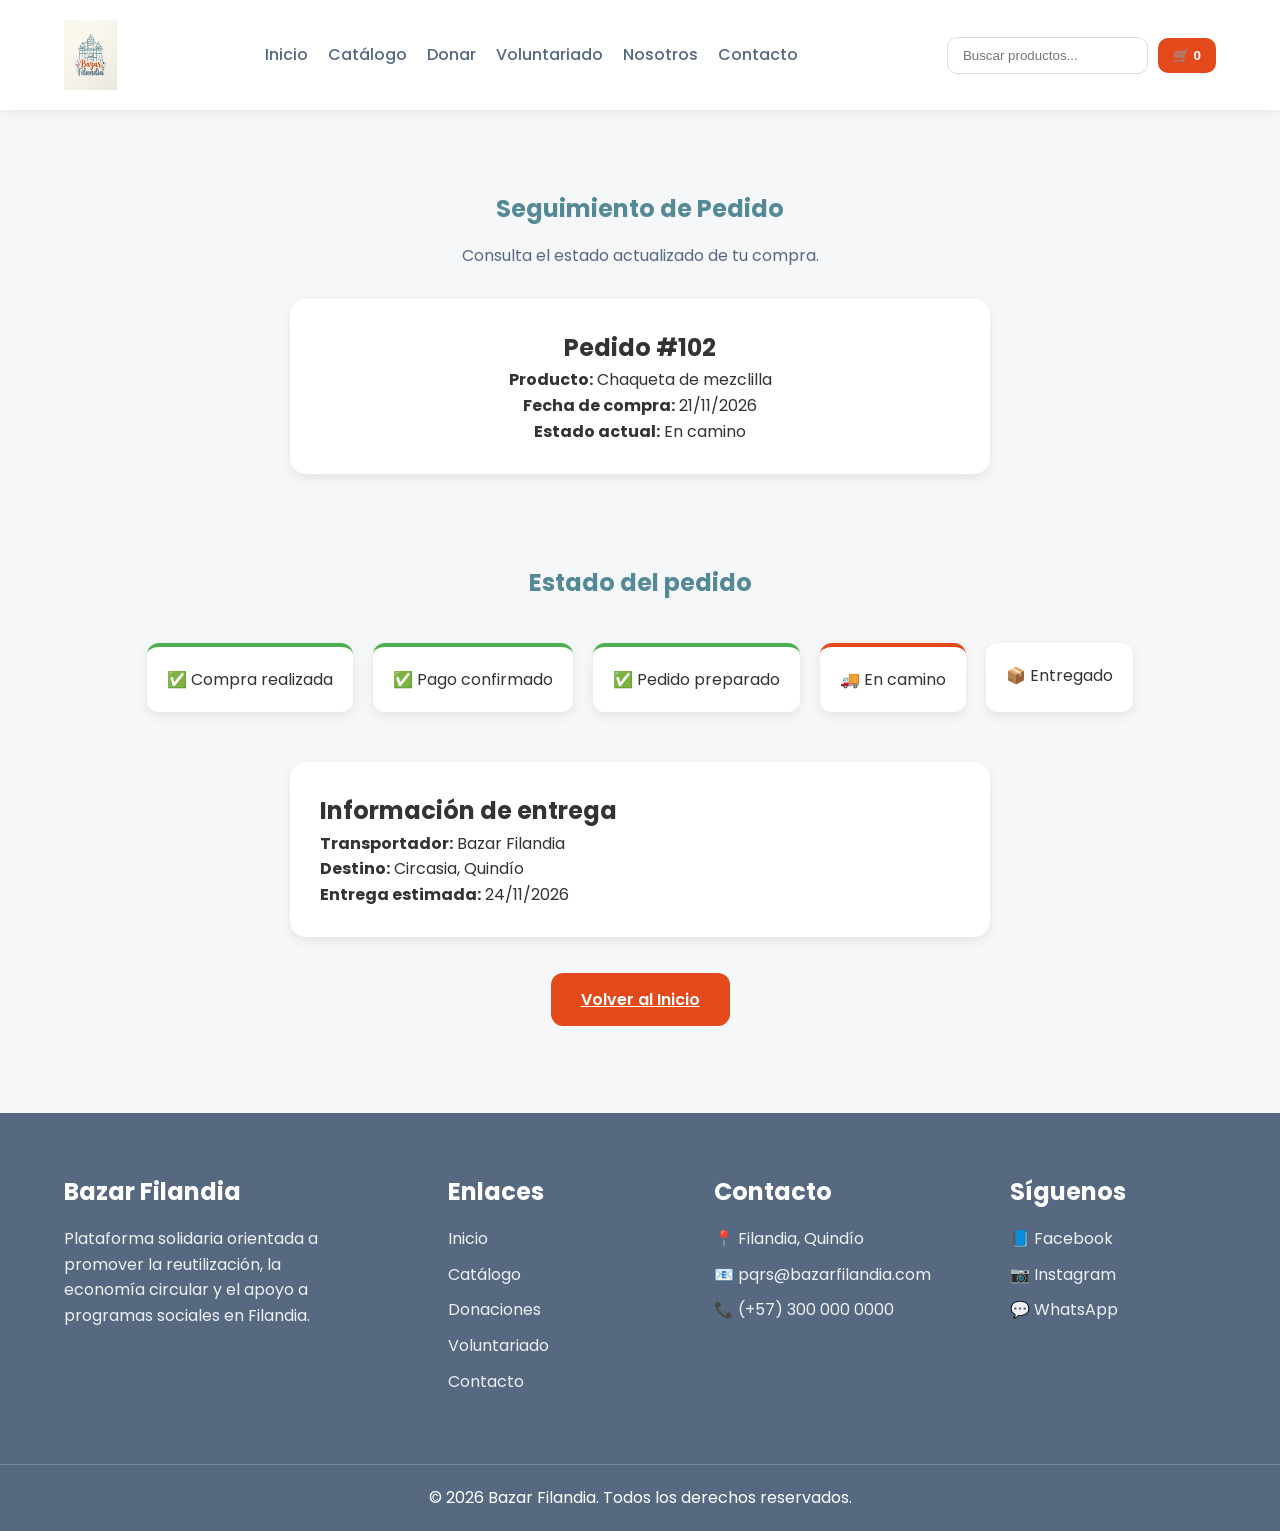
<file: seguimiento.html>
<!DOCTYPE html>
<html lang="es">

<head>
    <meta charset="UTF-8">
    <meta name="viewport" content="width=device-width, initial-scale=1.0">
    <title>Seguimiento de pedido | Bazar Filandia</title>

    <link rel="stylesheet" href="css/styles.css">

    <link rel="preconnect" href="https://fonts.googleapis.com">
    <link rel="preconnect" href="https://fonts.gstatic.com" crossorigin>

    <link href="https://fonts.googleapis.com/css2?family=Poppins:wght@300;400;500;600;700&display=swap" rel="stylesheet">
</head>

<header>

        <div class="container navbar">

           <div class="logo">
                <img src="img/logo/logo-transparente.png" alt="Bazar Filandia">
            </div>

<nav>
    <ul>
        <li><a href="index.html">Inicio</a></li>
        <li><a href="catalogo.html">Catálogo</a></li>
        <li><a href="donaciones.html">Donar</a></li>
        <li><a href="voluntariado.html">Voluntariado</a></li>
        <li><a href="nosotros.html">Nosotros</a></li>
        <li><a href="contacto.html">Contacto</a></li>
    </ul>
</nav>

            <div class="actions">
                <input type="text" placeholder="Buscar productos...">
                <button class="cart-btn">🛒 0</button>
            </div>

        </div>

    </header>

    <section class="tracking-section">

    <div class="container">

        <h1>Seguimiento de Pedido</h1>

        <p class="tracking-subtitle">
            Consulta el estado actualizado de tu compra.
        </p>

        <div class="tracking-card">

            <h2>Pedido #102</h2>

            <p><strong>Producto:</strong> Chaqueta de mezclilla</p>

            <p><strong>Fecha de compra:</strong> 21/11/2026</p>

            <p><strong>Estado actual:</strong> En camino</p>

        </div>

    </div>

</section>

<section class="tracking-timeline">

    <div class="container">

        <h2>Estado del pedido</h2>

        <div class="timeline">

            <div class="timeline-step completed">
                ✅ Compra realizada
            </div>

            <div class="timeline-step completed">
                ✅ Pago confirmado
            </div>

            <div class="timeline-step completed">
                ✅ Pedido preparado
            </div>

            <div class="timeline-step active">
                🚚 En camino
            </div>

            <div class="timeline-step">
                📦 Entregado
            </div>

        </div>

    </div>

</section>

<section class="delivery-info">

    <div class="container">

        <div class="delivery-card">

            <h2>Información de entrega</h2>

            <p><strong>Transportador:</strong> Bazar Filandia</p>

            <p><strong>Destino:</strong> Circasia, Quindío</p>

            <p><strong>Entrega estimada:</strong> 24/11/2026</p>

        </div>

    </div>

</section>

<section class="tracking-actions">

    <div class="container">

        <a href="index.html" class="success-btn">
            Volver al Inicio
        </a>

    </div>

</section>

    <footer>

    <div class="container footer-content">

        <div class="footer-column">

            <h3>Bazar Filandia</h3>

            <p>
                Plataforma solidaria orientada a 
                promover la reutilización, la economía 
                circular y el apoyo a programas sociales 
                en Filandia.
            </p>

        </div>

        <div class="footer-column">

            <h3>Enlaces</h3>

            <ul>
                <li>Inicio</li>
                <li>Catálogo</li>
                <li>Donaciones</li>
                <li>Voluntariado</li>
                <li>Contacto</li>
            </ul>

        </div>

        <div class="footer-column">

            <h3>Contacto</h3>

            <p>📍 Filandia, Quindío</p>
            <p>📧 pqrs@bazarfilandia.com</p>
            <p>📞 (+57) 300 000 0000</p>

        </div>

        <div class="footer-column">

            <h3>Síguenos</h3>

            <p>📘 Facebook</p>
            <p>📷 Instagram</p>
            <p>💬 WhatsApp</p>

        </div>

    </div>

    <div class="footer-bottom">

        <p>
            © 2026 Bazar Filandia. Todos los derechos reservados.
        </p>

    </div>

</footer>

</body>

</html>
</file>
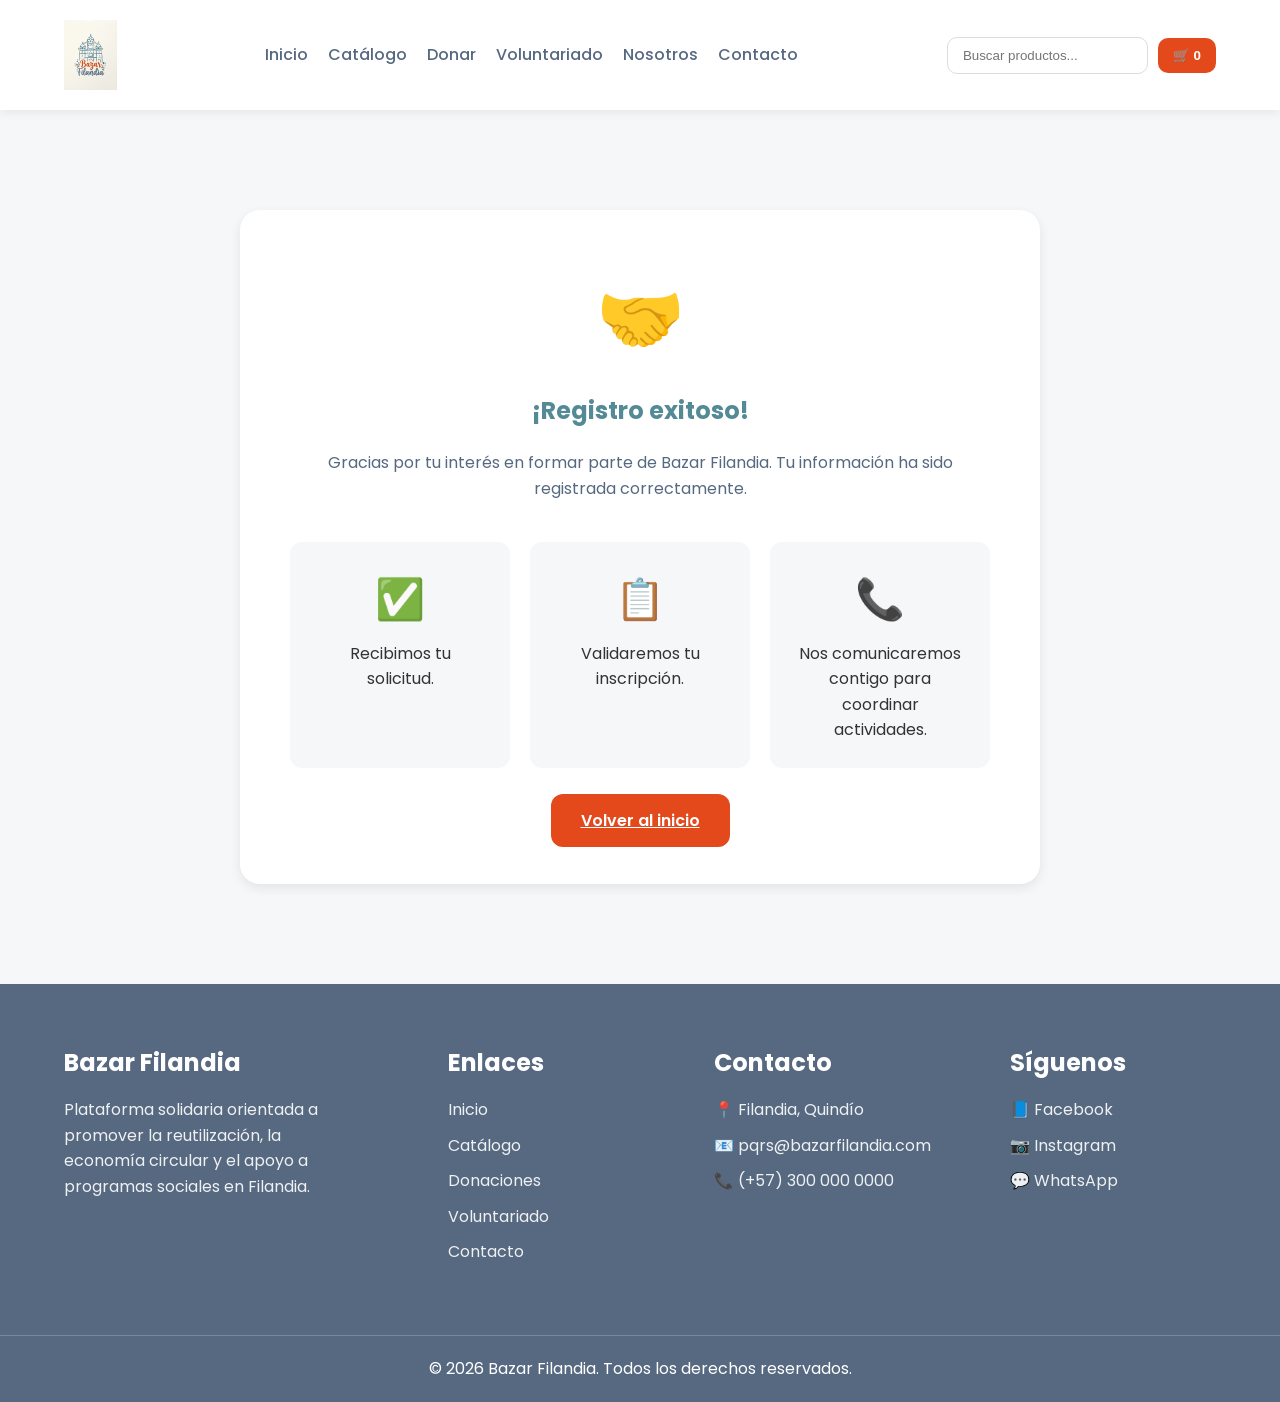
<file: voluntariado-exitoso.html>
<!DOCTYPE html>
<html lang="es">

<head>
    <meta charset="UTF-8">
    <meta name="viewport" content="width=device-width, initial-scale=1.0">
    <title>Donaciones | Bazar Filandia</title>

    <link rel="stylesheet" href="css/styles.css">

    <link rel="preconnect" href="https://fonts.googleapis.com">
    <link rel="preconnect" href="https://fonts.gstatic.com" crossorigin>

    <link href="https://fonts.googleapis.com/css2?family=Poppins:wght@300;400;500;600;700&display=swap" rel="stylesheet">
</head>

<body>

    <header>

        <div class="container navbar">

           <div class="logo">
                <img src="img/logo/logo-transparente.png" alt="Bazar Filandia">
            </div>

<nav>
    <ul>
        <li><a href="index.html">Inicio</a></li>
        <li><a href="catalogo.html">Catálogo</a></li>
        <li><a href="donaciones.html">Donar</a></li>
        <li><a href="voluntariado.html">Voluntariado</a></li>
        <li><a href="nosotros.html">Nosotros</a></li>
        <li><a href="contacto.html">Contacto</a></li>
    </ul>
</nav>

            <div class="actions">
                <input type="text" placeholder="Buscar productos...">
                <button class="cart-btn">🛒 0</button>
            </div>

        </div>

    </header>

    <section class="volunteer-success-section">

    <div class="container">

        <div class="success-card">

            <div class="success-icon">
                🤝
            </div>

            <h1>¡Registro exitoso!</h1>

            <p class="success-message">
                Gracias por tu interés en formar parte de Bazar Filandia.
                Tu información ha sido registrada correctamente.
            </p>

            <div class="donation-steps">

                <div class="success-item">
                    <span>✅</span>
                    <p>Recibimos tu solicitud.</p>
                </div>

                <div class="success-item">
                    <span>📋</span>
                    <p>Validaremos tu inscripción.</p>
                </div>

                <div class="success-item">
                    <span>📞</span>
                    <p>Nos comunicaremos contigo para coordinar actividades.</p>
                </div>

            </div>

            <a href="index.html" class="success-btn">
                Volver al inicio
            </a>

        </div>

    </div>

</section>

    <footer>

    <div class="container footer-content">

        <div class="footer-column">

            <h3>Bazar Filandia</h3>

            <p>
                Plataforma solidaria orientada a 
                promover la reutilización, la economía 
                circular y el apoyo a programas sociales 
                en Filandia.
            </p>

        </div>

        <div class="footer-column">

            <h3>Enlaces</h3>

            <ul>
                <li>Inicio</li>
                <li>Catálogo</li>
                <li>Donaciones</li>
                <li>Voluntariado</li>
                <li>Contacto</li>
            </ul>

        </div>

        <div class="footer-column">

            <h3>Contacto</h3>

            <p>📍 Filandia, Quindío</p>
            <p>📧 pqrs@bazarfilandia.com</p>
            <p>📞 (+57) 300 000 0000</p>

        </div>

        <div class="footer-column">

            <h3>Síguenos</h3>

            <p>📘 Facebook</p>
            <p>📷 Instagram</p>
            <p>💬 WhatsApp</p>

        </div>

    </div>

    <div class="footer-bottom">

        <p>
            © 2026 Bazar Filandia. Todos los derechos reservados.
        </p>

    </div>

</footer>

</body>

</html>
</file>
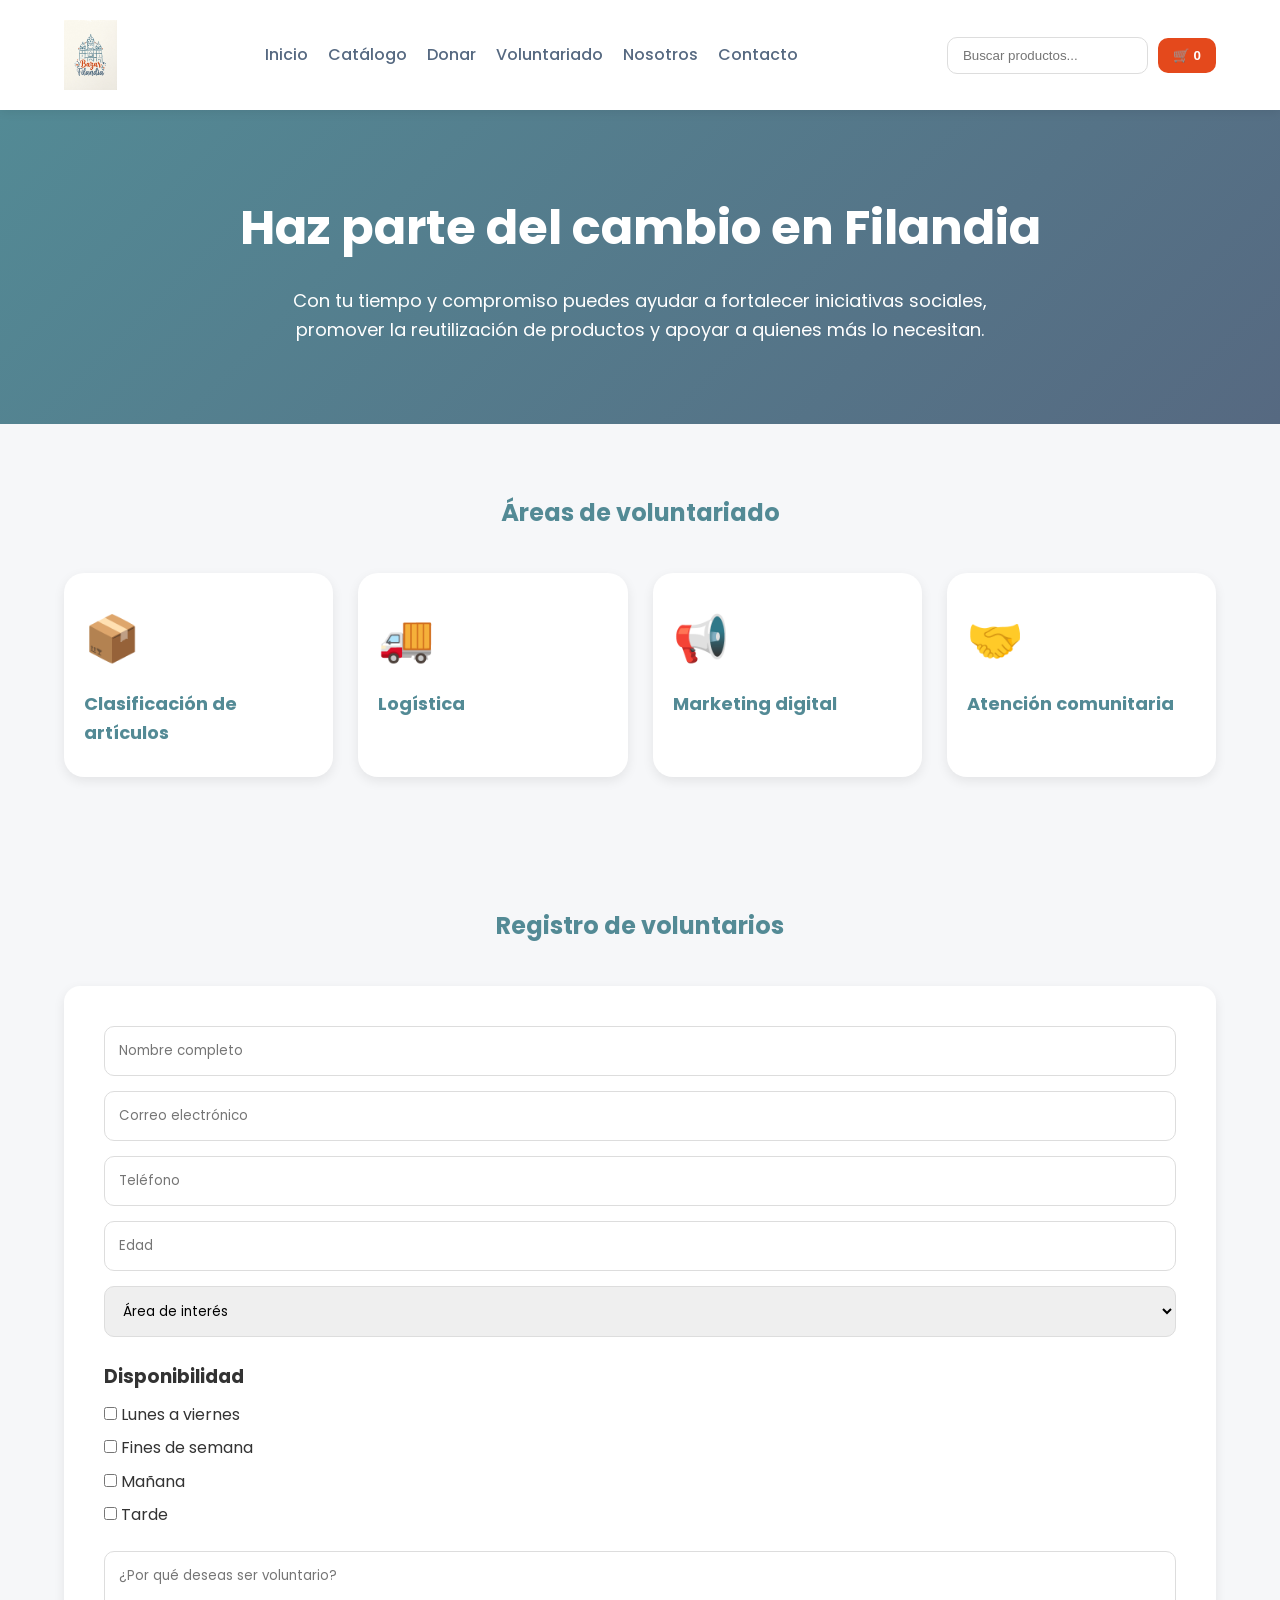
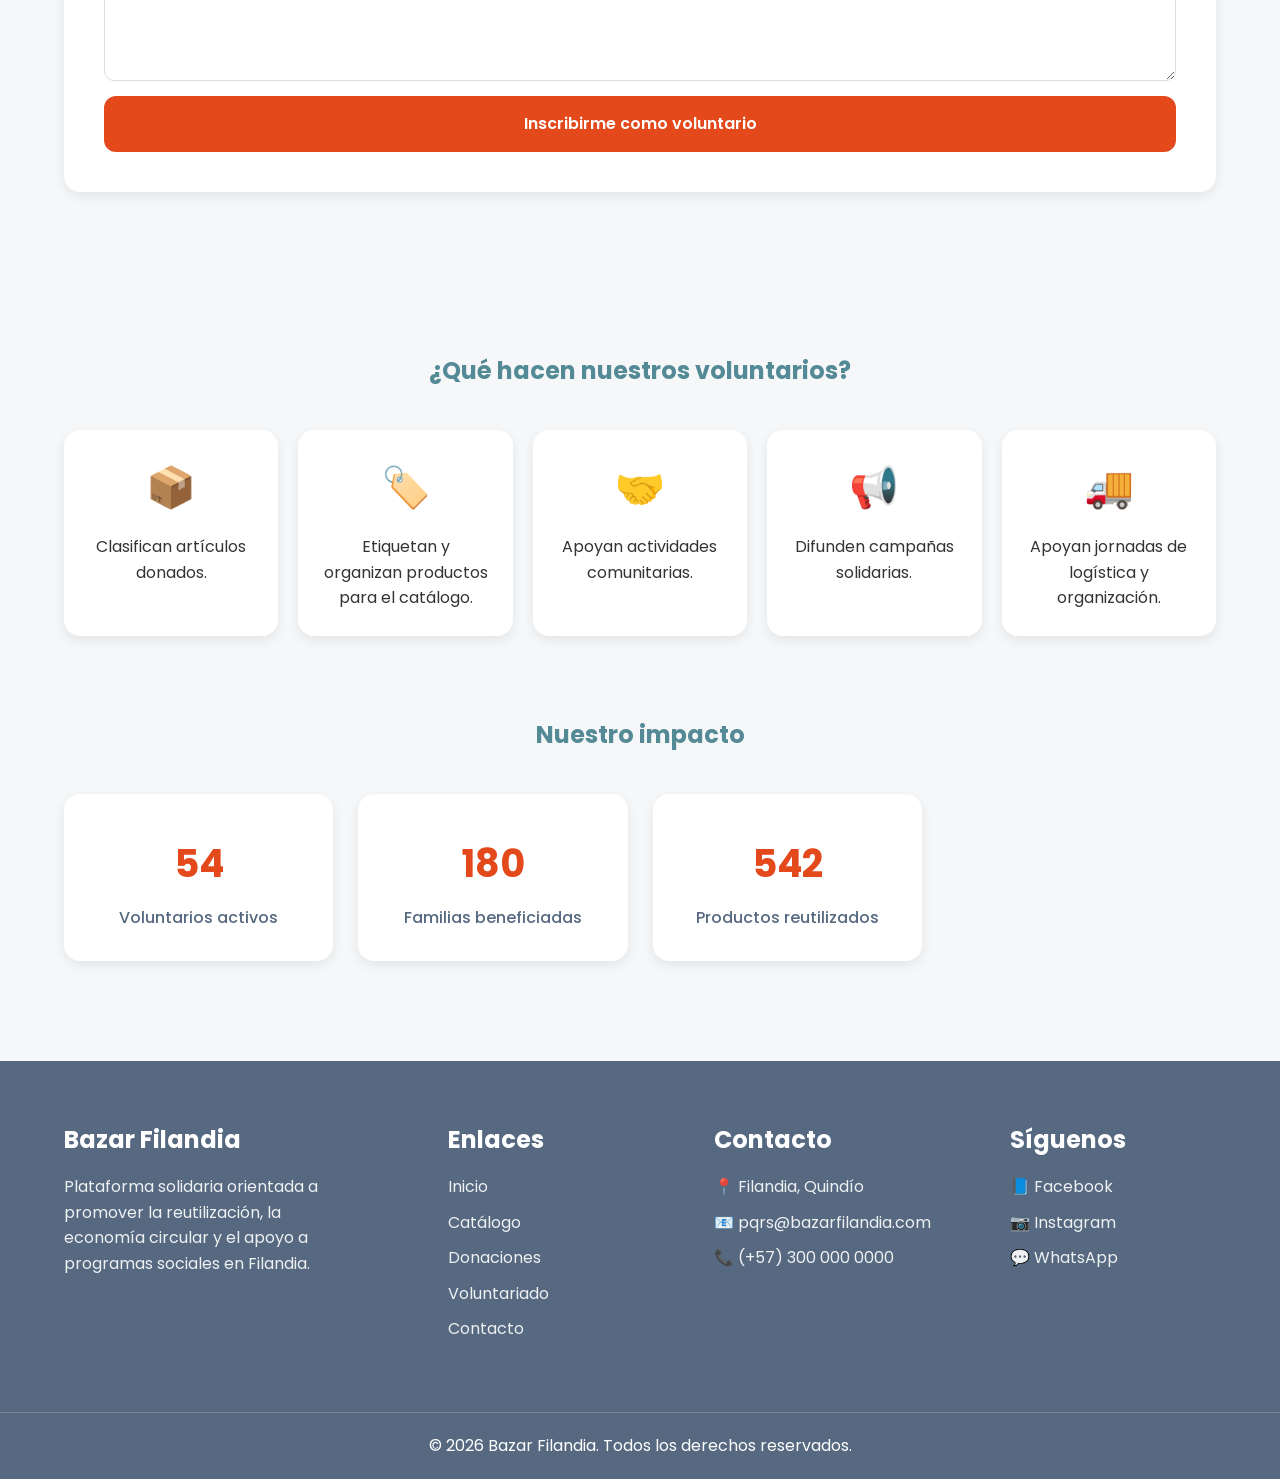
<file: voluntariado.html>
<!DOCTYPE html>
<html lang="es">

<head>
    <meta charset="UTF-8">
    <meta name="viewport" content="width=device-width, initial-scale=1.0">
    <title>Voluntariado | Bazar Filandia</title>

    <link rel="stylesheet" href="css/styles.css">

    <link rel="preconnect" href="https://fonts.googleapis.com">
    <link rel="preconnect" href="https://fonts.gstatic.com" crossorigin>

    <link href="https://fonts.googleapis.com/css2?family=Poppins:wght@300;400;500;600;700&display=swap" rel="stylesheet">
</head>

<body>

    <header>

        <div class="container navbar">

           <div class="logo">
                <img src="img/logo/logo-transparente.png" alt="Bazar Filandia">
            </div>

<nav>
    <ul>
        <li><a href="index.html">Inicio</a></li>
        <li><a href="catalogo.html">Catálogo</a></li>
        <li><a href="donaciones.html">Donar</a></li>
        <li><a href="voluntariado.html">Voluntariado</a></li>
        <li><a href="nosotros.html">Nosotros</a></li>
        <li><a href="contacto.html">Contacto</a></li>
    </ul>
</nav>

            <div class="actions">
                <input type="text" placeholder="Buscar productos...">
                <button class="cart-btn">🛒 0</button>
            </div>

        </div>

    </header>

    <section class="volunteer-hero">

    <div class="container">

        <h1>Haz parte del cambio en Filandia</h1>

        <p>
            Con tu tiempo y compromiso puedes ayudar a fortalecer
            iniciativas sociales, promover la reutilización de productos
            y apoyar a quienes más lo necesitan.
        </p>

    </div>

</section>

<section class="volunteer-areas">

    <div class="container">

        <h2>Áreas de voluntariado</h2>

        <div class="volunteer-grid">

            <div class="volunteer-card">
                <div class="volunteer-icon">📦</div>
                <h3>Clasificación de artículos</h3>
            </div>

            <div class="volunteer-card">
                <div class="volunteer-icon">🚚</div>
                <h3>Logística</h3>
            </div>

            <div class="volunteer-card">
                <div class="volunteer-icon">📢</div>
                <h3>Marketing digital</h3>
            </div>

            <div class="volunteer-card">
                <div class="volunteer-icon">🤝</div>
                <h3>Atención comunitaria</h3>
            </div>

        </div>

    </div>

</section>

<section class="volunteer-form-section">

    <div class="container">

        <h2>Registro de voluntarios</h2>

        <form class="volunteer-form">

            <input type="text" placeholder="Nombre completo">

            <input type="email" placeholder="Correo electrónico">

            <input type="tel" placeholder="Teléfono">

            <input type="number" placeholder="Edad">

            <select>
                <option>Área de interés</option>
                <option>Clasificación de artículos</option>
                <option>Logística</option>
                <option>Marketing digital</option>
                <option>Atención comunitaria</option>
            </select>

            <div class="availability">

                <h3>Disponibilidad</h3>

                <label>
                    <input type="checkbox">
                    Lunes a viernes
                </label>

                <label>
                    <input type="checkbox">
                    Fines de semana
                </label>

                <label>
                    <input type="checkbox">
                    Mañana
                </label>

                <label>
                    <input type="checkbox">
                    Tarde
                </label>

            </div>

            <textarea rows="5"
                placeholder="¿Por qué deseas ser voluntario?"></textarea>

            <a href="voluntariado-exitoso.html"
                class="volunteer-btn-form">
                Inscribirme como voluntario
            </a>

        </form>

    </div>

</section>

<section class="volunteer-tasks">

    <div class="container">

        <h2>¿Qué hacen nuestros voluntarios?</h2>

        <div class="tasks-grid">

            <div class="task-card">
                <span>📦</span>
                <p>Clasifican artículos donados.</p>
            </div>

            <div class="task-card">
                <span>🏷️</span>
                <p>Etiquetan y organizan productos para el catálogo.</p>
            </div>

            <div class="task-card">
                <span>🤝</span>
                <p>Apoyan actividades comunitarias.</p>
            </div>

            <div class="task-card">
                <span>📢</span>
                <p>Difunden campañas solidarias.</p>
            </div>

            <div class="task-card">
                <span>🚚</span>
                <p>Apoyan jornadas de logística y organización.</p>
            </div>

        </div>

    </div>

</section>

<section class="volunteer-impact">

    <div class="container">

        <h2>Nuestro impacto</h2>

        <div class="impact-grid">

            <div class="impact-card">
                <h3>54</h3>
                <p>Voluntarios activos</p>
            </div>

            <div class="impact-card">
                <h3>180</h3>
                <p>Familias beneficiadas</p>
            </div>

            <div class="impact-card">
                <h3>542</h3>
                <p>Productos reutilizados</p>
            </div>

        </div>

    </div>

</section>

    <footer>

    <div class="container footer-content">

        <div class="footer-column">

            <h3>Bazar Filandia</h3>

            <p>
                Plataforma solidaria orientada a 
                promover la reutilización, la economía 
                circular y el apoyo a programas sociales 
                en Filandia.
            </p>

        </div>

        <div class="footer-column">

            <h3>Enlaces</h3>

            <ul>
                <li>Inicio</li>
                <li>Catálogo</li>
                <li>Donaciones</li>
                <li>Voluntariado</li>
                <li>Contacto</li>
            </ul>

        </div>

        <div class="footer-column">

            <h3>Contacto</h3>

            <p>📍 Filandia, Quindío</p>
            <p>📧 pqrs@bazarfilandia.com</p>
            <p>📞 (+57) 300 000 0000</p>

        </div>

        <div class="footer-column">

            <h3>Síguenos</h3>

            <p>📘 Facebook</p>
            <p>📷 Instagram</p>
            <p>💬 WhatsApp</p>

        </div>

    </div>

    <div class="footer-bottom">

        <p>
            © 2026 Bazar Filandia. Todos los derechos reservados.
        </p>

    </div>

</footer>

</body>
</file>
<file: css/styles.css>
/* RESET */

*{
    margin: 0;
    padding: 0;
    box-sizing: border-box;
}

/* VARIABLES */

:root{
    --primary: #538A95;
    --accent: #E4491C;
    --secondary: #566981;
    --background: #F6F7F9;
    --white: #FFFFFF;
    --dark: #333333;
}

/* ESTILOS GENERALES */

body{
    font-family: 'Poppins', sans-serif;
    background-color: var(--background);
    color: var(--dark);
    line-height: 1.6;
}

/* CONTENEDOR GENERAL */

.container{
    width: 90%;
    max-width: 1200px;
    margin: 0 auto;
}

/* HEADER */

header{
    background: var(--white);
    box-shadow: 0 2px 10px rgba(0,0,0,0.08);
    position: sticky;
    top: 0;
    z-index: 1000;
}

.navbar{
    display: flex;
    justify-content: space-between;
    align-items: center;
    padding: 20px 0;
}

.logo img{
    height: 70px;
    width: auto;
    display: block;
}

nav ul{
    display: flex;
    list-style: none;
    gap: 20px;
}

nav a{
    text-decoration: none;
    color: var(--secondary);
    font-weight: 500;
    transition: 0.3s;
}

nav a:hover{
    color: var(--accent);
}

.actions{
    display: flex;
    align-items: center;
    gap: 10px;
}

.actions input{
    padding: 10px 15px;
    border: 1px solid #ddd;
    border-radius: 10px;
    outline: none;
}

.cart-btn{
    background: var(--accent);
    color: white;
    border: none;
    padding: 10px 15px;
    border-radius: 10px;
    cursor: pointer;
    font-weight: 600;
    transition: 0.3s;
}

.cart-btn:hover{
    opacity: 0.9;
}

/* HERO */

.hero{
    padding: 80px 0;
}

.hero-content{
    display: flex;
    align-items: center;
    justify-content: space-between;
    gap: 60px;
}

.hero-text{
    flex: 1;
}

.hero-text h1{
    font-size: 52px;
    color: var(--primary);
    margin-bottom: 20px;
    line-height: 1.2;
}

.hero-text p{
    font-size: 18px;
    margin-bottom: 30px;
    max-width: 550px;
}

.hero-buttons{
    display: flex;
    gap: 15px;
}

.btn-primary{
    background: var(--accent);
    color: white;
    border: none;
    padding: 14px 28px;
    border-radius: 12px;
    font-family: inherit;
    font-weight: 600;
    cursor: pointer;
    transition: 0.3s;
}

.btn-primary:hover{
    transform: translateY(-2px);
}

.btn-secondary{
    background: var(--primary);
    color: white;
    border: none;
    padding: 14px 28px;
    border-radius: 12px;
    font-family: inherit;
    font-weight: 600;
    cursor: pointer;
    transition: 0.3s;
}

.btn-secondary:hover{
    transform: translateY(-2px);
}

.hero-image{
    flex: 1;
}

.hero-image img{
    width: 100%;
    border-radius: 20px;
    box-shadow: 0 10px 25px rgba(0,0,0,.10);
}

/* IMPACTO */

.impact{
    padding: 80px 0;
}

.impact h2{
    text-align: center;
    margin-bottom: 50px;
    color: var(--primary);
    font-size: 36px;
}

.impact-grid{
    display: grid;
    grid-template-columns: repeat(4, 1fr);
    gap: 25px;
}

.impact-card{
    background: var(--white);
    padding: 30px;
    border-radius: 16px;
    text-align: center;
    box-shadow: 0 4px 12px rgba(0,0,0,.08);
    transition: .3s;
}

.impact-card:hover{
    transform: translateY(-5px);
}

.impact-card span{
    font-size: 40px;
}

.impact-card h3{
    font-size: 38px;
    margin: 10px 0;
    color: var(--accent);
}

.impact-card p{
    color: var(--secondary);
    font-weight: 500;
}

/* PRODUCTOS DESTACADOS */

.featured-products{
    padding: 80px 0;
}

.featured-products h2{
    text-align: center;
    color: var(--primary);
    font-size: 36px;
    margin-bottom: 50px;
}

.products-grid{
    display: grid;
    grid-template-columns: repeat(3, 1fr);
    gap: 30px;
}

.product-card{
    background: var(--white);
    border-radius: 20px;
    overflow: hidden;
    box-shadow: 0 4px 12px rgba(0,0,0,.08);
    transition: all .3s ease;
}

.product-card:hover{
    transform: translateY(-5px);
}

.product-card img{
    width: 100%;
    height: 280px;
    object-fit: cover;
    display: block;
}

.product-card h3{
    padding: 15px 20px 5px;
    color: var(--dark);
    font-size: 24px;
}

.status{
    padding: 0 20px;
    color: var(--secondary);
    font-weight: 500;
}

.price{
    padding: 10px 20px;
    color: var(--accent);
    font-size: 28px;
    font-weight: 700;
}

.product-card button{
    width: calc(100% - 40px);
    margin: 0 20px 20px;
    padding: 12px;
    border: none;
    border-radius: 10px;
    background: var(--accent);
    color: white;
    font-family: inherit;
    font-size: 16px;
    font-weight: 600;
    cursor: pointer;
    transition: .3s;
}

.product-card button:hover{
    opacity: .9;
}

/* ESTADO DE CONSERVACIÓN */

.condition-guide{
    padding: 80px 0;
}

.condition-guide h2{
    text-align: center;
    color: var(--primary);
    font-size: 36px;
    margin-bottom: 50px;
}

.condition-cards{
    display: flex;
    justify-content: center;
    gap: 25px;
    flex-wrap: wrap;
}

.condition-card{
    background: white;
    padding: 30px;
    border-radius: 16px;
    width: 280px;
    text-align: center;
    box-shadow: 0 4px 12px rgba(0,0,0,.08);
}

.condition-card h3{
    margin-bottom: 10px;
}

.condition-card p{
    font-weight: 500;
}

.green{
    border-top: 5px solid #2E7D32;
}

.yellow{
    border-top: 5px solid #F9A825;
}

.orange{
    border-top: 5px solid #EF6C00;
}

.condition-note{
    max-width: 800px;
    margin: 40px auto 0;
    text-align: center;
    color: var(--secondary);
}

/* CÓMO FUNCIONA */

.how-it-works{
    padding: 80p* 0;
    background: white;
}

/* CÓMO FUNCIONA */

.how-it-works{
    padding: 80px 0;
    background: var(--white);
}

.how-it-works h2{
    text-align: center;
    color: var(--primary);
    font-size: 36px;
    margin-bottom: 50px;
}

.steps{
    display: flex;
    justify-content: center;
    align-items: center;
    gap: 20px;
}

.step-card{
    background: var(--background);
    border-radius: 20px;
    padding: 30px;
    text-align: center;
    width: 300px;
    box-shadow: 0 4px 12px rgba(0,0,0,.08);
}

.step-icon{
    font-size: 48px;
    margin-bottom: 15px;
}

.step-card h3{
    color: var(--primary);
    margin-bottom: 10px;
}

.step-card p{
    color: var(--secondary);
}

.step-arrow{
    font-size: 40px;
    color: var(--accent);
    font-weight: bold;
}

/* CADA ACCIÓN CUENTA */

.call-to-action{
    background: var(--primary);
    padding: 80px 0;
    text-align: center;
    color: white;
}

.call-to-action h2{
    font-size: 42px;
    margin-bottom: 20px;
}

.call-to-action p{
    max-width: 700px;
    margin: 0 auto 30px;
    font-size: 18px;
}

.cta-buttons{
    display: flex;
    justify-content: center;
    gap: 20px;
}

.btn-donate{
    background: var(--accent);
    color: white;
    border: none;
    padding: 14px 28px;
    border-radius: 12px;
    cursor: pointer;
    font-size: 16px;
    font-weight: 600;
}

.btn-more{
    background: white;
    color: var(--primary);
    border: none;
    padding: 14px 28px;
    border-radius: 12px;
    cursor: pointer;
    font-size: 16px;
    font-weight: 600;
}

/* VOLUNTARIADO */

.volunteer-section{
    padding: 80px 0;
    text-align: center;
}

.volunteer-section h2{
    color: var(--primary);
    font-size: 36px;
    margin-bottom: 20px;
}

.volunteer-text{
    max-width: 700px;
    margin: 0 auto 40px;
    color: var(--secondary);
}

.volunteer-grid{
    display: grid;
    grid-template-columns: repeat(4, 1fr);
    gap: 25px;
    margin-bottom: 40px;
}

.volunteer-card{
    background: white;
    padding: 30px 20px;
    border-radius: 20px;
    box-shadow: 0 4px 12px rgba(0,0,0,.08);
    transition: .3s;
}

.volunteer-card:hover{
    transform: translateY(-5px);
}

.volunteer-icon{
    font-size: 45px;
    margin-bottom: 15px;
}

.volunteer-card h3{
    color: var(--primary);
    font-size: 18px;
}

.volunteer-btn{
    background: var(--accent);
    color: white;
    border: none;
    padding: 14px 30px;
    border-radius: 12px;
    font-size: 16px;
    font-weight: 600;
    cursor: pointer;
}

/* QUIÉNES SOMOS */

.about-home{
    padding: 100px 0;
    text-align: center;
    background: var(--white);
}

.about-home h2{
    color: var(--primary);
    font-size: 36px;
    margin-bottom: 25px;
}

.about-home p{
    max-width: 850px;
    margin: 0 auto 35px;
    color: var(--secondary);
    font-size: 18px;
    line-height: 1.8;
}

.about-btn{
    background: var(--primary);
    color: white;
    border: none;
    padding: 14px 30px;
    border-radius: 12px;
    cursor: pointer;
    font-size: 16px;
    font-weight: 600;
}

/* FOOTER */

footer{
    background: var(--secondary);
    color: white;
    margin-top: 0;
}

.footer-content{
    display: grid;
    grid-template-columns: 1.5fr 1fr 1fr 1fr;
    gap: 30px;
    padding: 60px 0;
}

.footer-column:first-child p{
    max-width: 260px;
}

.footer-column:last-child{
    margin-left: 30px;
}

.footer-column h3{
    margin-bottom: 15px;
    font-size: 24px;
}

.footer-column p,
.footer-column li{
    margin-bottom: 10px;
    opacity: 0.9;
    line-height: 1.6;
}

.footer-column ul{
    list-style: none;
    padding: 0;
}

.footer-bottom{
    text-align: center;
    padding: 20px;
    border-top: 1px solid rgba(255,255,255,.2);
}

.footer-bottom p{
    margin: 0;
}

/* BANNER CATÁLOGO */

.catalog-banner{
    background: linear-gradient(
        135deg,
        var(--primary),
        var(--secondary)
    );

    color: white;
    text-align: center;
    padding: 80px 0;
}

.catalog-banner h1{
    font-size: 48px;
    margin-bottom: 15px;
}

.catalog-banner p{
    max-width: 700px;
    margin: 0 auto;
    font-size: 18px;
}

/* CATÁLOGO */

.catalog-section{
    padding: 60px 0;
}

.catalog-layout{
    display: grid;
    grid-template-columns: 280px 1fr;
    gap: 40px;
}

.filters{
    background: white;
    padding: 25px;
    border-radius: 16px;
    box-shadow: 0 4px 12px rgba(0,0,0,.08);
    height: fit-content;
}

.filters h2{
    color: var(--primary);
    margin-bottom: 25px;
}

.filter-group{
    margin-bottom: 30px;
}

.filter-group h3{
    margin-bottom: 15px;
    color: var(--secondary);
}

.filter-group label{
    display: block;
    margin-bottom: 10px;
}

.condition-legend{
    border-top: 1px solid #ddd;
    padding-top: 20px;
}

.condition-legend h3{
    margin-bottom: 10px;
}

.condition-legend p{
    margin-bottom: 8px;
}

.catalog-products h2{
    color: var(--primary);
    margin-bottom: 25px;
}

.catalog-grid{
    display:grid;
    grid-template-columns:repeat(3, 1fr);
    gap:25px;
}

/* DETALLE DE PRODUCTO */

.product-detail{
    padding: 50px 0 0;
}

.product-layout{
    display: grid;
    grid-template-columns: 1fr 1fr;
    gap: 50px;
    align-items: center;
}

.product-info{
    display: flex;
    flex-direction: column;
    justify-content: space-between;
}

.main-image{
    width: 100%;
    max-height: 380px;
    object-fit: cover;
    border-radius: 20px;
    box-shadow: 0 4px 12px rgba(0,0,0,.08);
}

.thumbnail-gallery{
    display: flex;
    gap: 12px;
    margin-top: 15px;
}

.thumbnail-gallery img{
    width: 110px;
    height: 110px;
    object-fit: cover;
    border-radius: 10px;
    cursor: pointer;
    border: 2px solid transparent;
    transition: .3s;
}

.thumbnail-gallery img:hover{
    border-color: var(--accent);
}

.product-info h1{
    color: var(--primary);
    font-size: 42px;
    margin-bottom: 15px;
}

.product-status{
    font-size: 18px;
    margin-bottom: 20px;
}

.product-price{
    color: var(--accent);
    font-size: 42px;
    margin-bottom: 25px;
}

.product-specs{
    margin-bottom: 20px;
}

.product-specs p{
    margin-bottom: 12px;
}

.add-cart-btn{
    background: var(--accent);
    color: white;
    border: none;
    padding: 15px 30px;
    border-radius: 12px;
    cursor: pointer;
    font-size: 16px;
    font-weight: 600;
    width: 280px;
}

/* DESCRIPCIÓN DEL PRODUCTO: CHAQUETA*/

.product-description{
    padding: 0 0 50px;
}

.product-description h2{
    color: var(--primary);
    margin-bottom: 20px;
    font-size: 32px;
}

.product-description p{
    background: var(--white);
    padding: 30px;
    border-radius: 16px;
    box-shadow: 0 4px 12px rgba(0,0,0,.08);
    line-height: 1.8;
}

/* IMPACTO DE LA COMPRA */

.purchase-impact{
    padding: 40px 0 70px;
}

.purchase-impact h2{
    text-align: center;
    color: var(--primary);
    font-size: 32px;
    margin-bottom: 40px;
}

.impact-benefits{
    display: grid;
    grid-template-columns: repeat(3, 1fr);
    gap: 25px;
}

.benefit-card{
    background: white;
    padding: 30px;
    border-radius: 16px;
    text-align: center;
    box-shadow: 0 4px 12px rgba(0,0,0,.08);
}

.benefit-icon{
    font-size: 48px;
    margin-bottom: 15px;
}

.benefit-card h3{
    color: var(--primary);
    margin-bottom: 10px;
}

.benefit-card p{
    color: var(--secondary);
}

/* PRODUCTOS RELACIONADOS */

.related-products{
    padding: 60px 0 100px;
}

.related-products h2{
    text-align: center;
    color: var(--primary);
    font-size: 32px;
    margin-bottom: 40px;
}

/* CARRITO DE COMPRAS */

.cart-section{
    padding: 60px 0;
}

.cart-section h1{
    color: var(--primary);
    margin-bottom: 10px;
}

.cart-subtitle{
    color: var(--secondary);
    margin-bottom: 30px;
}

/* Layout principal */

.cart-layout{
    display: grid;
    grid-template-columns: 2fr 1fr;
    gap: 40px;
    align-items: start;
}

/* Producto */

.cart-item{
    background: white;
    border-radius: 16px;
    padding: 25px;
    display: grid;
    grid-template-columns: 130px 1fr auto;
    gap: 25px;
    align-items: center;
    box-shadow: 0 4px 12px rgba(0,0,0,.08);
}

/* Imagen */

.cart-item img{
    width: 130px;
    height: 130px;
    object-fit: cover;
    border-radius: 12px;
    display: block;
}

/* Información */

.cart-item-info h3{
    color: var(--primary);
    margin-bottom: 10px;
    font-size: 22px;
}

.cart-item-info p{
    margin-bottom: 8px;
}

/* Cantidad */

.quantity-controls{
    display: flex;
    align-items: center;
    gap: 15px;
    margin-top: 15px;
}

.quantity-controls button{
    width: 35px;
    height: 35px;
    border: none;
    border-radius: 8px;
    background: var(--primary);
    color: white;
    cursor: pointer;
    font-size: 18px;
}

/* Total producto */

.cart-item-total{
    text-align: right;
}

.cart-item-total p{
    font-size: 24px;
    font-weight: 700;
    color: var(--accent);
    margin-bottom: 10px;
}

.remove-btn{
    border: none;
    background: transparent;
    color: #d32f2f;
    cursor: pointer;
    font-weight: 600;
}

/* Resumen */

.cart-summary{
    background: white;
    padding: 30px;
    border-radius: 16px;
    box-shadow: 0 4px 12px rgba(0,0,0,.08);
    position: sticky;
    top: 120px;
}

.cart-summary h2{
    color: var(--primary);
    margin-bottom: 20px;
}

.cart-summary p{
    margin-bottom: 12px;
}

.donation-option{
    display: block;
    margin: 20px 0;
}

.cart-summary h3{
    color: var(--accent);
    margin-bottom: 20px;
    font-size: 28px;
}

.checkout-btn{
    width: 100%;
    padding: 15px;
    border: none;
    border-radius: 12px;
    background: var(--accent);
    color: white;
    font-size: 16px;
    font-weight: 600;
    cursor: pointer;
}

.checkout-btn:hover{
    opacity: .9;
}

/* COMPRA EXITOSA */

.success-section{
    padding: 100px 0;
}

.success-card{
    max-width: 800px;
    margin: 0 auto;
    background: white;
    padding: 50px;
    border-radius: 20px;
    box-shadow: 0 4px 12px rgba(0,0,0,.08);
    text-align: center;
}

.success-icon{
    font-size: 70px;
    margin-bottom: 20px;
}

.success-card h1{
    color: var(--primary);
    margin-bottom: 20px;
}

.success-message{
    color: var(--secondary);
    margin-bottom: 40px;
}

.success-impact{
    display: grid;
    grid-template-columns: repeat(3, 1fr);
    gap: 20px;
    margin-bottom: 40px;
}

.success-item{
    background: var(--background);
    padding: 25px;
    border-radius: 12px;
}

.success-item span{
    font-size: 40px;
    display: block;
    margin-bottom: 10px;
}

.success-btn{
    background: var(--accent);
    color: white;
    border: none;
    padding: 15px 30px;
    border-radius: 12px;
    cursor: pointer;
    font-size: 16px;
    font-weight: 600;
}

/* DONACIONES */

.donation-hero{
    padding: 80px 0;
    text-align: center;
    background: linear-gradient(
        135deg,
        var(--primary),
        var(--secondary)
    );
    color: white;
}

.donation-hero h1{
    font-size: 48px;
    margin-bottom: 20px;
}

.donation-hero p{
    max-width: 750px;
    margin: 0 auto;
    font-size: 18px;
}

.donation-benefits{
    padding: 70px 0;
}

.benefits-grid{
    display: grid;
    grid-template-columns: repeat(3,1fr);
    gap: 25px;
}

.benefit-box{
    background: white;
    border-radius: 16px;
    padding: 30px;
    text-align: center;
    box-shadow: 0 4px 12px rgba(0,0,0,.08);
}

.benefit-icon{
    font-size: 48px;
    margin-bottom: 15px;
}

.benefit-box h3{
    color: var(--primary);
    margin-bottom: 10px;
}

/* ARTÍCULOS DONABLES */

.donation-items{
    padding: 70px 0;
}

.donation-items h2{
    text-align: center;
    color: var(--primary);
    margin-bottom: 40px;
}

.donation-grid{
    display: grid;
    grid-template-columns: 1fr 1fr;
    gap: 30px;
}

.donation-card{
    background: white;
    padding: 30px;
    border-radius: 16px;
    box-shadow: 0 4px 12px rgba(0,0,0,.08);
}

.donation-card ul{
    margin-top: 15px;
    padding-left: 20px;
}

.donation-card li{
    margin-bottom: 10px;
}

/* FORMULARIO */

.donation-form-section{
    padding: 70px 0 100px;
}

.donation-form-section h2{
    text-align: center;
    color: var(--primary);
    margin-bottom: 40px;
}

.donation-form{
    background: white;
    padding: 40px;
    border-radius: 16px;
    box-shadow: 0 4px 12px rgba(0,0,0,.08);

    display: flex;
    flex-direction: column;
    gap: 15px;
}

.donation-form input,
.donation-form select,
.donation-form textarea{
    padding: 14px;
    border: 1px solid #ddd;
    border-radius: 10px;
    font-family: inherit;
}

.delivery-options{
    margin-top: 10px;
}

.delivery-options h3{
    margin-bottom: 10px;
}

.delivery-options label{
    display: block;
    margin-bottom: 10px;
}

.donation-btn{
    background: var(--accent);
    color: white;
    border: none;
    padding: 15px;
    border-radius: 12px;
    cursor: pointer;
    font-weight: 600;
    margin-top: 10px;
}

/* VOLUNTARIADO */

.volunteer-hero{
    padding: 80px 0;
    text-align: center;
    background: linear-gradient(
        135deg,
        var(--primary),
        var(--secondary)
    );
    color: white;
}

.volunteer-hero h1{
    font-size: 48px;
    margin-bottom: 20px;
}

.volunteer-hero p{
    max-width: 750px;
    margin: 0 auto;
    font-size: 18px;
}

.volunteer-areas{
    padding: 70px 0;
}

.volunteer-areas h2{
    text-align: center;
    color: var(--primary);
    margin-bottom: 40px;
}

.volunteer-form-section{
    padding: 20px 0 100px;
}

.volunteer-form-section h2{
    text-align: center;
    color: var(--primary);
    margin-bottom: 40px;
}

.volunteer-form{
    background: white;
    padding: 40px;
    border-radius: 16px;
    box-shadow: 0 4px 12px rgba(0,0,0,.08);

    display: flex;
    flex-direction: column;
    gap: 15px;
}

.volunteer-form input,
.volunteer-form select,
.volunteer-form textarea{
    padding: 14px;
    border: 1px solid #ddd;
    border-radius: 10px;
    font-family: inherit;
}

.availability{
    margin-top: 10px;
}

.availability h3{
    margin-bottom: 10px;
}

.availability label{
    display: block;
    margin-bottom: 8px;
}

.volunteer-btn-form{
    background: var(--accent);
    color: white;
    border: none;
    padding: 15px;
    border-radius: 12px;
    cursor: pointer;
    font-weight: 600;
}

/* TAREAS DE VOLUNTARIADO */

.volunteer-tasks{
    padding: 60px 0;
}

.volunteer-tasks h2{
    text-align: center;
    color: var(--primary);
    margin-bottom: 40px;
}

.tasks-grid{
    display: grid;
    grid-template-columns: repeat(5, 1fr);
    gap: 20px;
}

.task-card{
    background: white;
    padding: 25px;
    border-radius: 16px;
    text-align: center;
    box-shadow: 0 4px 12px rgba(0,0,0,.08);
}

.task-card span{
    font-size: 40px;
    display: block;
    margin-bottom: 15px;
}

/* IMPACTO VOLUNTARIADO */

.volunteer-impact{
    padding: 20px 0 100px;
}

.volunteer-impact h2{
    text-align: center;
    color: var(--primary);
    margin-bottom: 40px;
}

/* NOSOTROS */

.about-hero{
    padding: 80px 0;
    text-align: center;
    background: linear-gradient(
        135deg,
        var(--primary),
        var(--secondary)
    );
    color: white;
}

.about-hero h1{
    font-size: 48px;
    margin-bottom: 20px;
}

.about-hero p{
    max-width: 750px;
    margin: 0 auto;
}

.history-section{
    padding: 70px 0;
}

.history-section h2{
    text-align: center;
    color: var(--primary);
    margin-bottom: 30px;
}

.history-card{
    background: white;
    padding: 40px;
    border-radius: 16px;
    box-shadow: 0 4px 12px rgba(0,0,0,.08);
}

.mission-vision{
    padding-bottom: 70px;
}

.mv-grid{
    display: grid;
    grid-template-columns: repeat(2,1fr);
    gap: 30px;
}

.mv-card{
    background: white;
    padding: 35px;
    border-radius: 16px;
    box-shadow: 0 4px 12px rgba(0,0,0,.08);
}

.mv-card h2{
    color: var(--primary);
    margin-bottom: 15px;
}

.values-section{
    padding-bottom: 80px;
}

.values-section h2{
    text-align: center;
    color: var(--primary);
    margin-bottom: 40px;
}

.values-grid{
    display: grid;
    grid-template-columns: repeat(4,1fr);
    gap: 25px;
}

.value-card{
    background: white;
    padding: 30px;
    border-radius: 16px;
    text-align: center;
    box-shadow: 0 4px 12px rgba(0,0,0,.08);
}

.value-card span{
    font-size: 42px;
    display: block;
    margin-bottom: 15px;
}

/* IMPACTO NOSOTROS */

.about-impact{
    padding-bottom: 70px;
}

.about-impact h2{
    text-align: center;
    color: var(--primary);
    margin-bottom: 40px;
}

/* PROCESO */

.impact-process{
    padding-bottom: 70px;
}

.impact-process h2{
    text-align: center;
    color: var(--primary);
    margin-bottom: 40px;
}

.process-container{
    display: flex;
    justify-content: center;
    align-items: center;
    gap: 20px;
}

.process-step{
    background: white;
    padding: 25px;
    border-radius: 16px;
    box-shadow: 0 4px 12px rgba(0,0,0,.08);
    text-align: center;
    font-size: 30px;
}

.process-step p{
    font-size: 16px;
    margin-top: 10px;
}

.process-arrow{
    font-size: 30px;
    color: var(--accent);
}

/* ECONOMÍA CIRCULAR */

.circular-economy{
    padding-bottom: 70px;
}

.circular-economy h2{
    text-align: center;
    color: var(--primary);
    margin-bottom: 30px;
}

.economy-card{
    background: white;
    padding: 35px;
    border-radius: 16px;
    box-shadow: 0 4px 12px rgba(0,0,0,.08);
    text-align: center;
}

/* CTA NOSOTROS */

.about-cta{
    padding-bottom: 100px;
    text-align: center;
}

.about-cta h2{
    color: var(--primary);
    margin-bottom: 20px;
}

.about-cta p{
    max-width: 800px;
    margin: 0 auto 30px;
}

.about-buttons{
    display: flex;
    justify-content: center;
    gap: 20px;
}

/* CONTACTO */

.contact-hero{
    padding: 80px 0;
    text-align: center;
    background: linear-gradient(
        135deg,
        var(--primary),
        var(--secondary)
    );
    color: white;
}

.contact-hero h1{
    font-size: 48px;
    margin-bottom: 20px;
}

.contact-layout{
    display: grid;
    grid-template-columns: 1fr 2fr;
    gap: 40px;
}

.contact-section{
    padding: 70px 0;
}

.info-card,
.contact-form{
    background: white;
    padding: 30px;
    border-radius: 16px;
    box-shadow: 0 4px 12px rgba(0,0,0,.08);
}

.contact-form{
    display: flex;
    flex-direction: column;
    gap: 15px;
}

.contact-form input,
.contact-form textarea{
    padding: 14px;
    border: 1px solid #ddd;
    border-radius: 10px;
}

.contact-btn{
    background: var(--accent);
    color: white;
    border: none;
    padding: 15px;
    border-radius: 12px;
    cursor: pointer;
}

.social-section{
    padding-bottom: 70px;
}

.social-section h2{
    text-align: center;
    color: var(--primary);
    margin-bottom: 40px;
}

.social-grid{
    display: grid;
    grid-template-columns: repeat(3,1fr);
    gap: 25px;
}

.social-card{
    background: white;
    padding: 30px;
    text-align: center;
    border-radius: 16px;
    box-shadow: 0 4px 12px rgba(0,0,0,.08);
    font-size: 40px;
}

.social-card h3{
    margin-top: 15px;
    font-size: 18px;
}

.faq-section{
    padding-bottom: 70px;
}

.faq-section h2{
    text-align: center;
    color: var(--primary);
    margin-bottom: 40px;
}

.faq-card{
    background: white;
    padding: 25px;
    border-radius: 16px;
    margin-bottom: 20px;
    box-shadow: 0 4px 12px rgba(0,0,0,.08);
}

.contact-cta{
    text-align: center;
    padding-bottom: 100px;
}

/* PANEL ADMINISTRATIVO */

.admin-header{
    padding: 80px 0;
    text-align: center;
    background: linear-gradient(
        135deg,
        var(--primary),
        var(--secondary)
    );
    color: white;
}

.admin-header h1{
    font-size: 48px;
    margin-bottom: 15px;
}

.admin-stats{
    padding: 70px 0 40px;
}

.recent-activity{
    padding-bottom: 60px;
}

.recent-activity h2{
    text-align: center;
    color: var(--primary);
    margin-bottom: 30px;
}

.activity-card{
    background: white;
    padding: 30px;
    border-radius: 16px;
    box-shadow: 0 4px 12px rgba(0,0,0,.08);
}

.activity-card p{
    margin-bottom: 15px;
}

/* TABLAS ADMIN */

.admin-table-section{
    padding-bottom: 50px;
}

.admin-table-section h2{
    color: var(--primary);
    margin-bottom: 20px;
}

.admin-table{
    width: 100%;
    border-collapse: collapse;
    background: white;
    border-radius: 16px;
    overflow: hidden;
    box-shadow: 0 4px 12px rgba(0,0,0,.08);
}

.admin-table th{
    background: var(--primary);
    color: white;
    padding: 15px;
    text-align: left;
}

.admin-table td{
    padding: 15px;
    border-bottom: 1px solid #eee;
}

.admin-report{
    padding-bottom: 100px;
}

.admin-report h2{
    color: var(--primary);
    margin-bottom: 20px;
}

.report-card{
    background: white;
    padding: 30px;
    border-radius: 16px;
    box-shadow: 0 4px 12px rgba(0,0,0,.08);
}

.report-card p{
    margin-bottom: 15px;
}

/* PASARELA DE PAGO */

.payment-section{
    padding: 80px 0;
}

.payment-section h1{
    text-align: center;
    color: var(--primary);
    margin-bottom: 10px;
}

.payment-subtitle{
    text-align: center;
    margin-bottom: 40px;
    color: var(--secondary);
}

.payment-layout{
    display: grid;
    grid-template-columns: 2fr 1fr;
    gap: 40px;
}

.payment-form-card,
.payment-summary{
    background: white;
    padding: 30px;
    border-radius: 16px;
    box-shadow: 0 4px 12px rgba(0,0,0,.08);
}

.payment-form{
    display: flex;
    flex-direction: column;
    gap: 15px;
}

.payment-form input,
.payment-form select{
    padding: 14px;
    border: 1px solid #ddd;
    border-radius: 10px;
    font-family: inherit;
}

.payment-row{
    display: grid;
    grid-template-columns: 1fr 1fr;
    gap: 15px;
}

.payment-note{
    font-size: 14px;
    color: var(--secondary);
}

.pay-btn{
    display: block;
    text-align: center;
    background: var(--accent);
    color: white;
    text-decoration: none;
    padding: 15px;
    border-radius: 12px;
    font-weight: 600;
}

.payment-summary h2{
    color: var(--primary);
    margin-bottom: 20px;
}

.payment-summary p{
    margin-bottom: 12px;
}

.payment-summary hr{
    margin: 20px 0;
}

.payment-total{
    margin-top: 15px;
    font-size: 32px;
    font-weight: 700;
    color: var(--accent);
}

/* SEGUIMIENTO DE PEDIDOS */

.tracking-section{
    padding: 80px 0 40px;
    text-align: center;
}

.tracking-section h1{
    color: var(--primary);
    margin-bottom: 15px;
}

.tracking-subtitle{
    color: var(--secondary);
    margin-bottom: 30px;
}

.tracking-card,
.delivery-card{
    background: white;
    padding: 30px;
    border-radius: 16px;
    box-shadow: 0 4px 12px rgba(0,0,0,.08);
}

.tracking-card{
    max-width: 700px;
    margin: auto;
}

.tracking-timeline{
    padding: 50px 0;
}

.tracking-timeline h2{
    text-align: center;
    color: var(--primary);
    margin-bottom: 40px;
}

.timeline{
    display: flex;
    justify-content: center;
    gap: 20px;
    flex-wrap: wrap;
}

.timeline-step{
    background: white;
    padding: 20px;
    border-radius: 12px;
    box-shadow: 0 4px 12px rgba(0,0,0,.08);
}

.timeline-step.completed{
    border-top: 4px solid #4CAF50;
}

.timeline-step.active{
    border-top: 4px solid var(--accent);
}

.delivery-info{
    padding-bottom: 50px;
}

.delivery-card{
    max-width: 700px;
    margin: auto;
}

.tracking-actions{
    text-align: center;
    padding-bottom: 100px;
}

/* DONACIÓN EXITOSA */

.donation-success-section{
    padding: 100px 0;
}

.donation-steps{
    display: grid;
    grid-template-columns: repeat(3, 1fr);
    gap: 20px;
    margin-bottom: 40px;
}

.donation-btn{
    display: block;
    text-align: center;
    text-decoration: none;
}

/* VOLUNTARIADO EXITOSO */

.volunteer-success-section{
    padding: 100px 0;
}

.volunteer-btn-form{
    display: block;
    text-align: center;
    text-decoration: none;
}

.admin-link{
    color: white;
    text-decoration: none;
    opacity: 0.7;
    font-size: 14px;
    margin-left: 15px;
}

/*LINK DE PRUEBA ADMIN INDEX*/
.admin-link:hover{
    opacity: 1;
}
</file>
